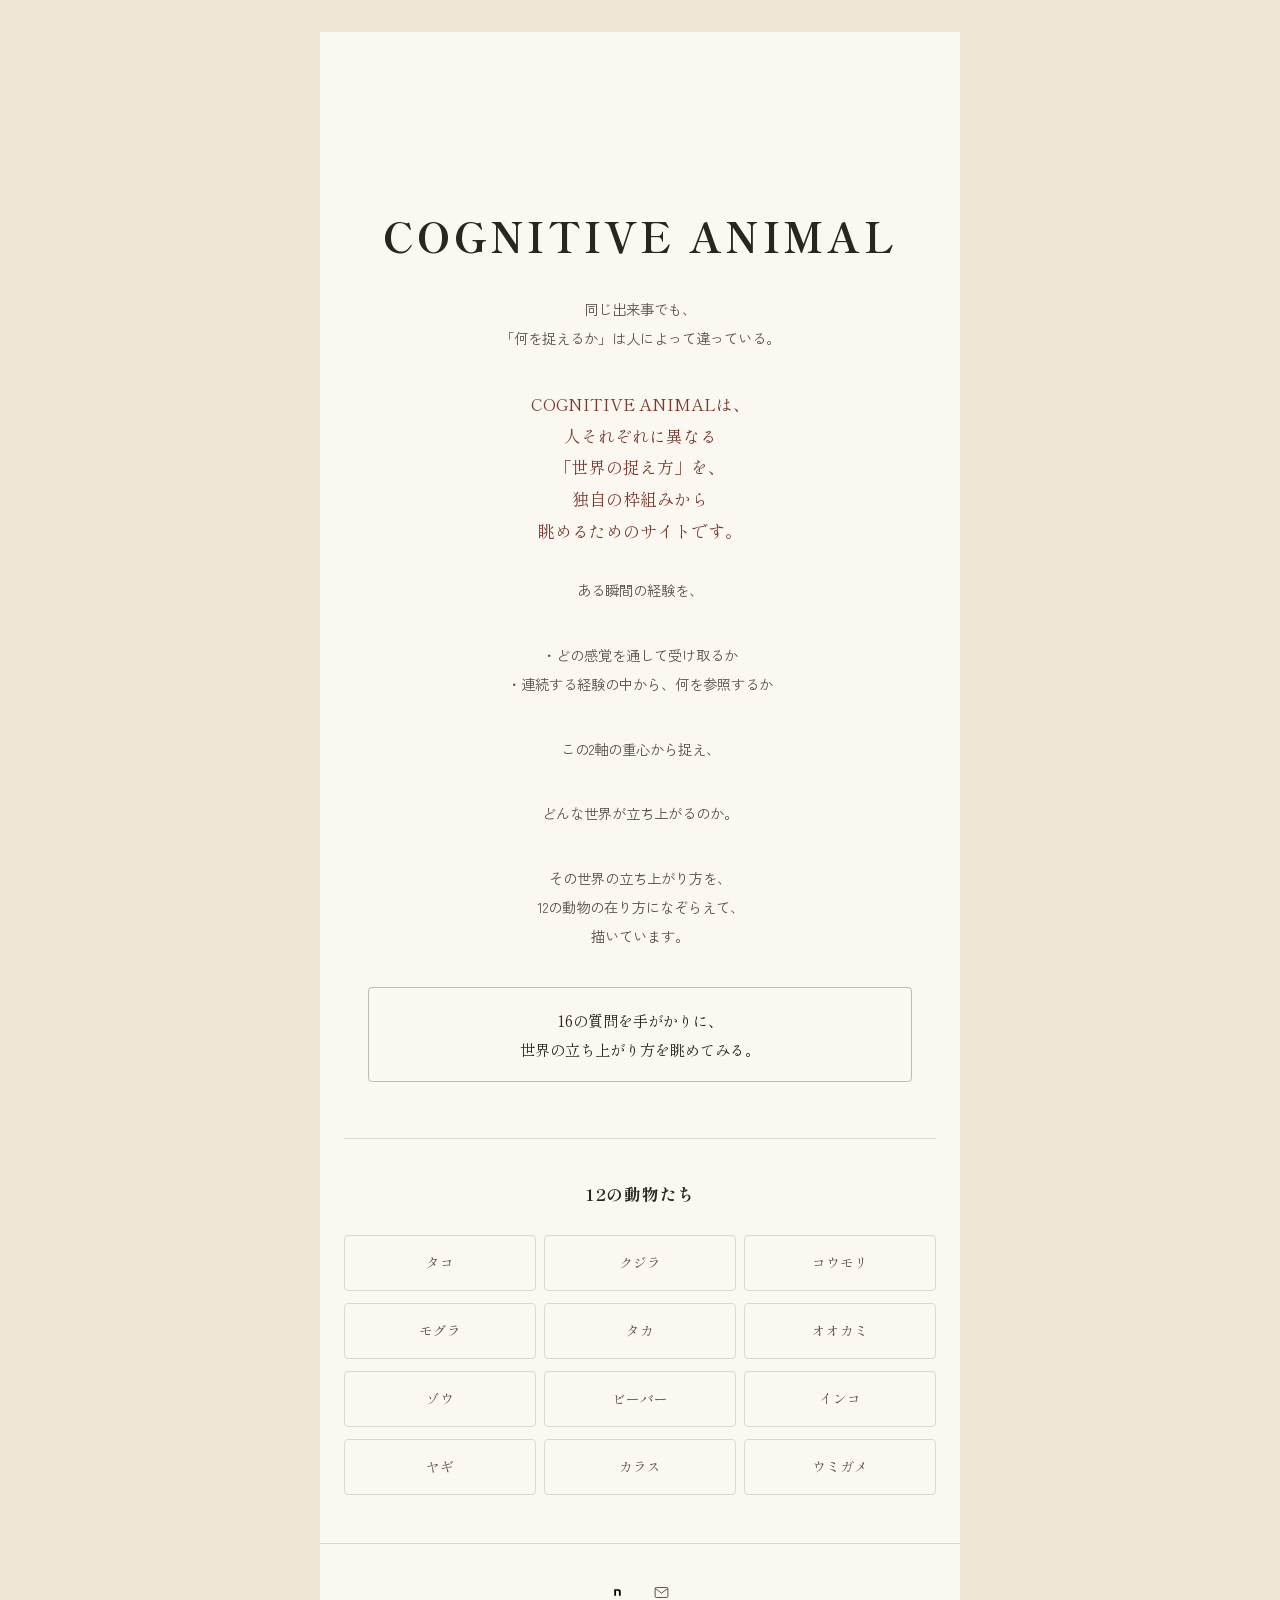
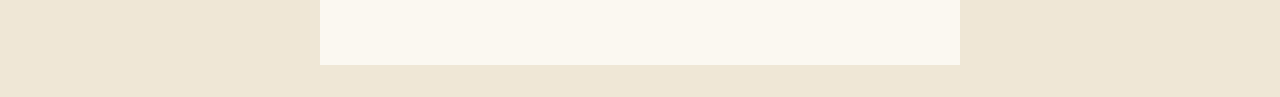
<file: index.html>
<!DOCTYPE html>
<html lang="ja">
<head>
  <!-- Google tag (gtag.js) -->
  <script async src="https://www.googletagmanager.com/gtag/js?id=G-SE0XJQ8ZEN"></script>
  <script>
    window.dataLayer = window.dataLayer || [];
    function gtag(){dataLayer.push(arguments);}
    gtag('js', new Date());
    gtag('config', 'G-SE0XJQ8ZEN');
  </script>
<meta charset="UTF-8" />
<meta name="viewport" content="width=device-width, initial-scale=1.0" />
<title>COGNITIVE ANIMAL</title>
<meta name="description" content="人の認知に目を向け、世界の立ち上がり方の違いを12の動物を通して描く試みです。" />

<link rel="icon" href="favicon.ico" sizes="any">
<link rel="icon" type="image/png" sizes="32x32" href="favicon-32x32.png">
<link rel="icon" type="image/png" sizes="16x16" href="favicon-16x16.png">
<link rel="apple-touch-icon" href="apple-touch-icon.png">
<link rel="icon" type="image/png" sizes="192x192" href="android-chrome-192x192.png">
<link rel="icon" type="image/png" sizes="512x512" href="android-chrome-512x512.png">

<meta property="og:title" content="COGNITIVE ANIMAL">
<meta property="og:description" content="人の認知に目を向け、世界の立ち上がり方の違いを12の動物を通して描く試みです。">
<meta property="og:image" content="https://markofinkworks.github.io/cognitive-animal/ogp-siteframe-1200x630.png?v=2">
<meta property="og:url" content="https://markofinkworks.github.io/cognitive-animal/">
<meta name="twitter:card" content="summary_large_image">

<link rel="stylesheet" href="css/style.css" />
</head>
<body>
<div class="sheet">

<header class="site-header" style="justify-content: flex-end;">
    <div class="lang-toggle" hidden>
    <button id="lang-jp" aria-current="true">JP</button>
    <span aria-hidden="true">/</span>
    <button id="lang-en" aria-current="false">EN</button>
  </div>
</header>

<main class="page">

  <section class="home-hero">
    <h1 class="home-title">COGNITIVE ANIMAL</h1>
    <p class="home-description">同じ出来事でも、<br>「何を捉えるか」は人によって違っている。</p>
            <p class="home-concept">COGNITIVE ANIMALは、<br>人それぞれに異なる<br>「世界の捉え方」を、<br>独自の枠組みから<br>眺めるためのサイトです。</p>
        <p class="home-description">ある瞬間の経験を、</p>
    <p class="home-description home-axis-list">・どの感覚を通して受け取るか<br>・連続する経験の中から、何を参照するか</p>
    <p class="home-description">この2軸の重心から捉え、</p>
    <p class="home-description">どんな世界が立ち上がるのか。</p>
    <p class="home-description">その世界の立ち上がり方を、<br>12の動物の在り方になぞらえて、<br>描いています。</p>
    <a class="home-cta" href="quiz.html">16の質問を手がかりに、<br>世界の立ち上がり方を眺めてみる。</a>
  </section>

  <hr class="rule" />

  <section>
    <h2 class="section-heading" style="text-align:center;">12の動物たち</h2>
    <nav class="animal-index" id="animal-index" aria-label="12タイプ一覧"></nav>
  </section>

</main>

<footer class="site-footer">
  <a href="https://note.com/markofink" target="_blank" rel="noopener" aria-label="Note（Mark of ink）">
    <svg viewBox="0 0 493 493" width="15" height="15"><path fill="#000000" d="m139.57,142.06c41.19,0,97.6-2.09,138.1-1.04,54.34,1.39,74.76,25.06,75.45,83.53.69,33.06,0,127.73,0,127.73h-58.79c0-82.83.35-96.5,0-122.6-.69-22.97-7.25-33.92-24.9-36.01-18.69-2.09-71.07-.35-71.07-.35v158.96h-58.79v-210.22Z"/></svg>
  </a>
  <a href="mailto:markofinkworks@gmail.com" aria-label="お問い合わせ">
    <svg viewBox="0 0 24 24" width="17" height="17"><rect x="3" y="5" width="18" height="14" rx="1.5" fill="none" stroke="currentColor" stroke-width="1.4"/><path d="M3 6l9 7 9-7" fill="none" stroke="currentColor" stroke-width="1.4"/></svg>
  </a>
</footer>

</div>

<script src="js/data.js"></script>
<script>
  const el = document.getElementById("animal-index");
  ANIMAL_ORDER.forEach(function (slug) {
    const a = document.createElement("a");
    a.href = "animals/" + slug + ".html";
    a.textContent = ANIMALS[slug].jp.animal_name;
    el.appendChild(a);
  });
</script>
</body>
</html>
</file>
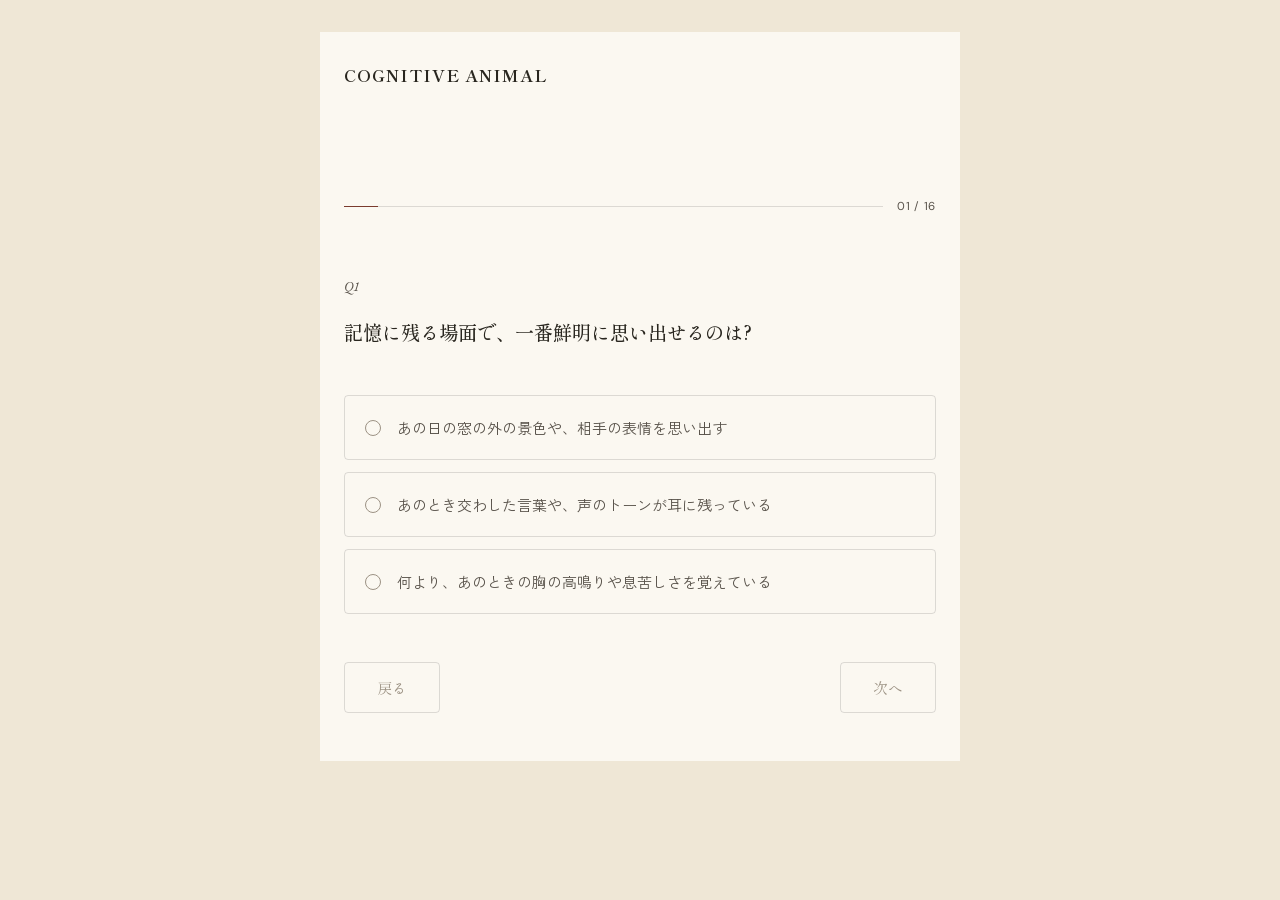
<file: quiz.html>
<!DOCTYPE html>
<html lang="ja">
<head>
  <!-- Google tag (gtag.js) -->
  <script async src="https://www.googletagmanager.com/gtag/js?id=G-SE0XJQ8ZEN"></script>
  <script>
    window.dataLayer = window.dataLayer || [];
    function gtag(){dataLayer.push(arguments);}
    gtag('js', new Date());
    gtag('config', 'G-SE0XJQ8ZEN');
  </script>
<meta charset="UTF-8" />
<meta name="viewport" content="width=device-width, initial-scale=1.0" />
<title>認知タイプを診断する — COGNITIVE ANIMAL</title>
<meta name="description" content="16の質問から、あなたの認知タイプを12の動物になぞらえて診断します。" />
<link rel="icon" href="favicon.ico" sizes="any">
<link rel="icon" type="image/png" sizes="32x32" href="favicon-32x32.png">
<link rel="icon" type="image/png" sizes="16x16" href="favicon-16x16.png">
<link rel="apple-touch-icon" href="apple-touch-icon.png">
<link rel="icon" type="image/png" sizes="192x192" href="android-chrome-192x192.png">
<link rel="icon" type="image/png" sizes="512x512" href="android-chrome-512x512.png">
<link rel="stylesheet" href="css/style.css" />
</head>
<body>
<div class="sheet">

<header class="site-header">
  <a class="brand" href="index.html">COGNITIVE ANIMAL</a>
</header>

<main class="page">

  <div class="quiz-progress">
    <div class="quiz-progress-track">
      <div class="quiz-progress-fill" id="progress-fill"></div>
    </div>
    <span class="quiz-progress-count" id="progress-count"></span>
  </div>

  <p class="quiz-eyebrow" id="question-eyebrow"></p>
  <p class="quiz-question" id="question-text"></p>

  <ul class="quiz-options" id="options-list"></ul>

  <div class="quiz-nav">
    <button class="quiz-nav-btn quiz-back" id="back-btn" type="button">戻る</button>
    <button class="quiz-nav-btn quiz-next" id="next-btn" type="button">次へ</button>
  </div>

</main>

</div>

<script src="js/questions.js"></script>
<script src="js/quiz.js"></script>
</body>
</html>
</file>
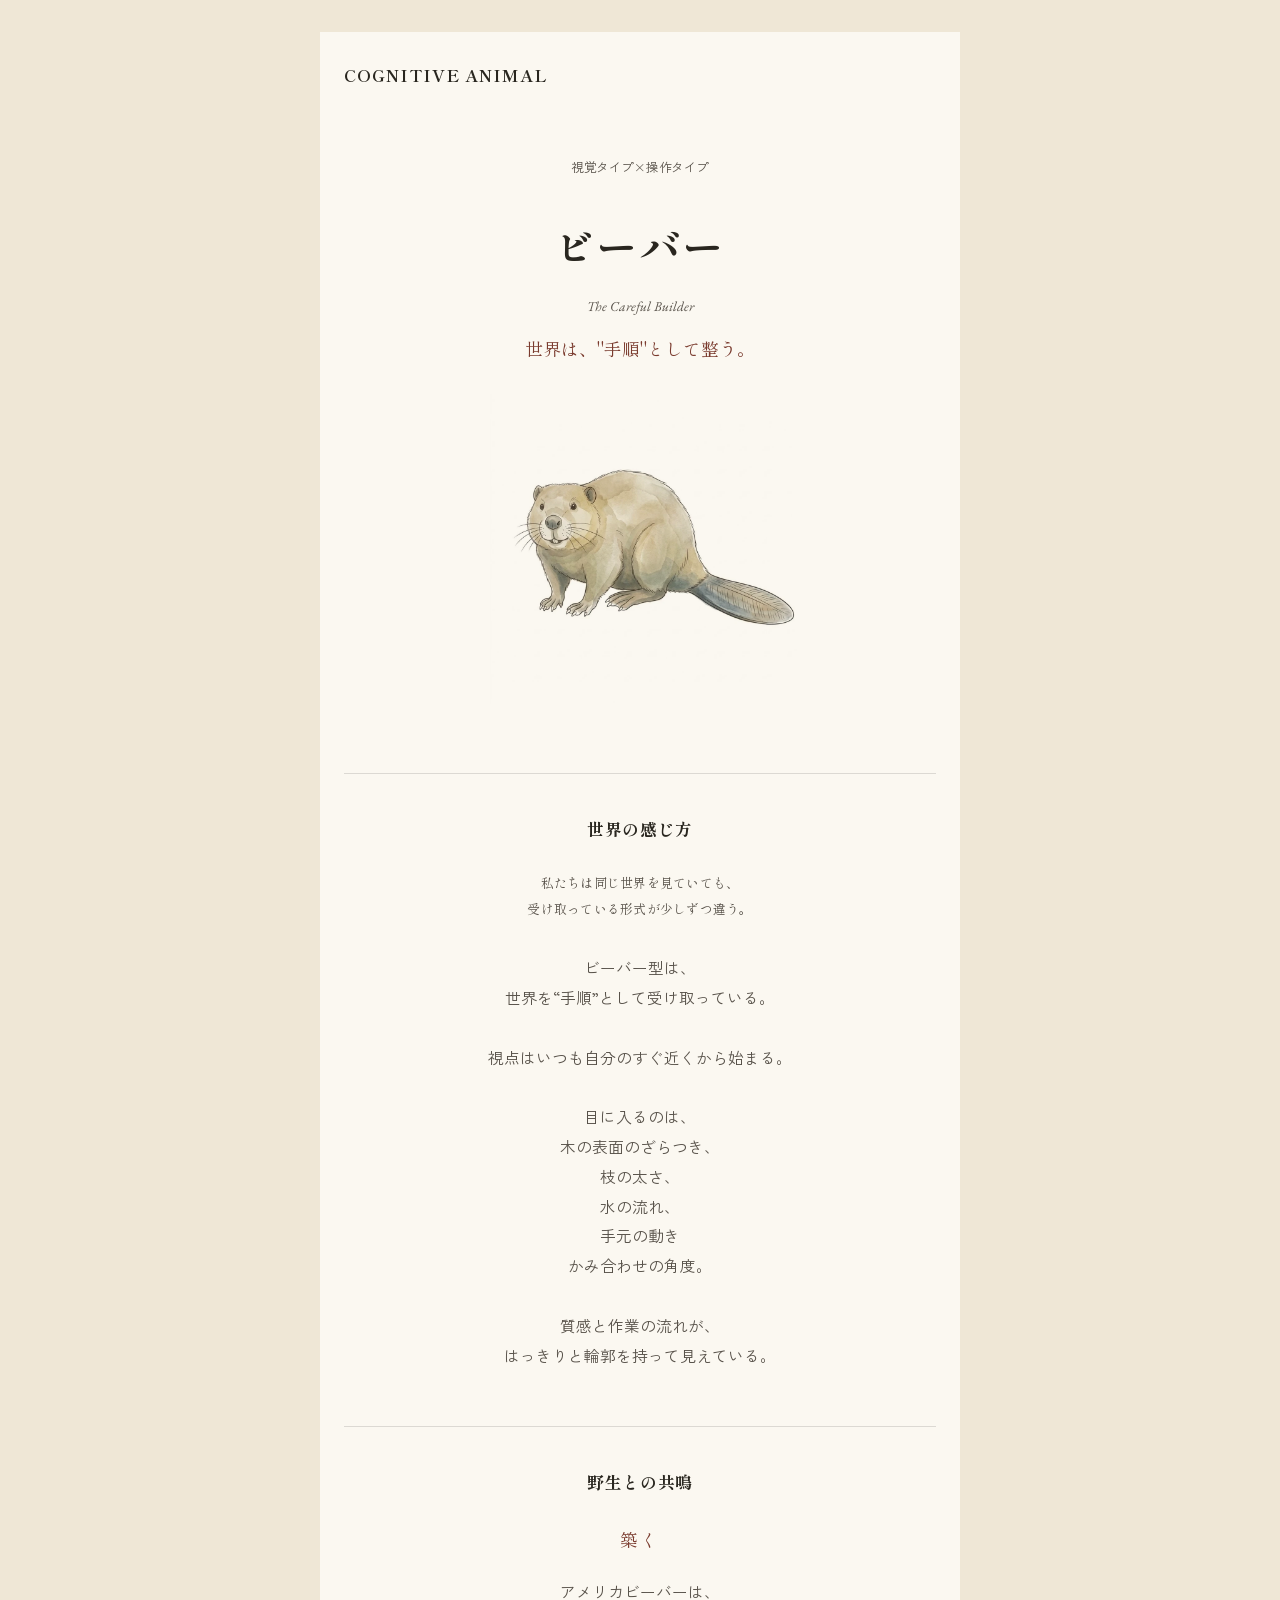
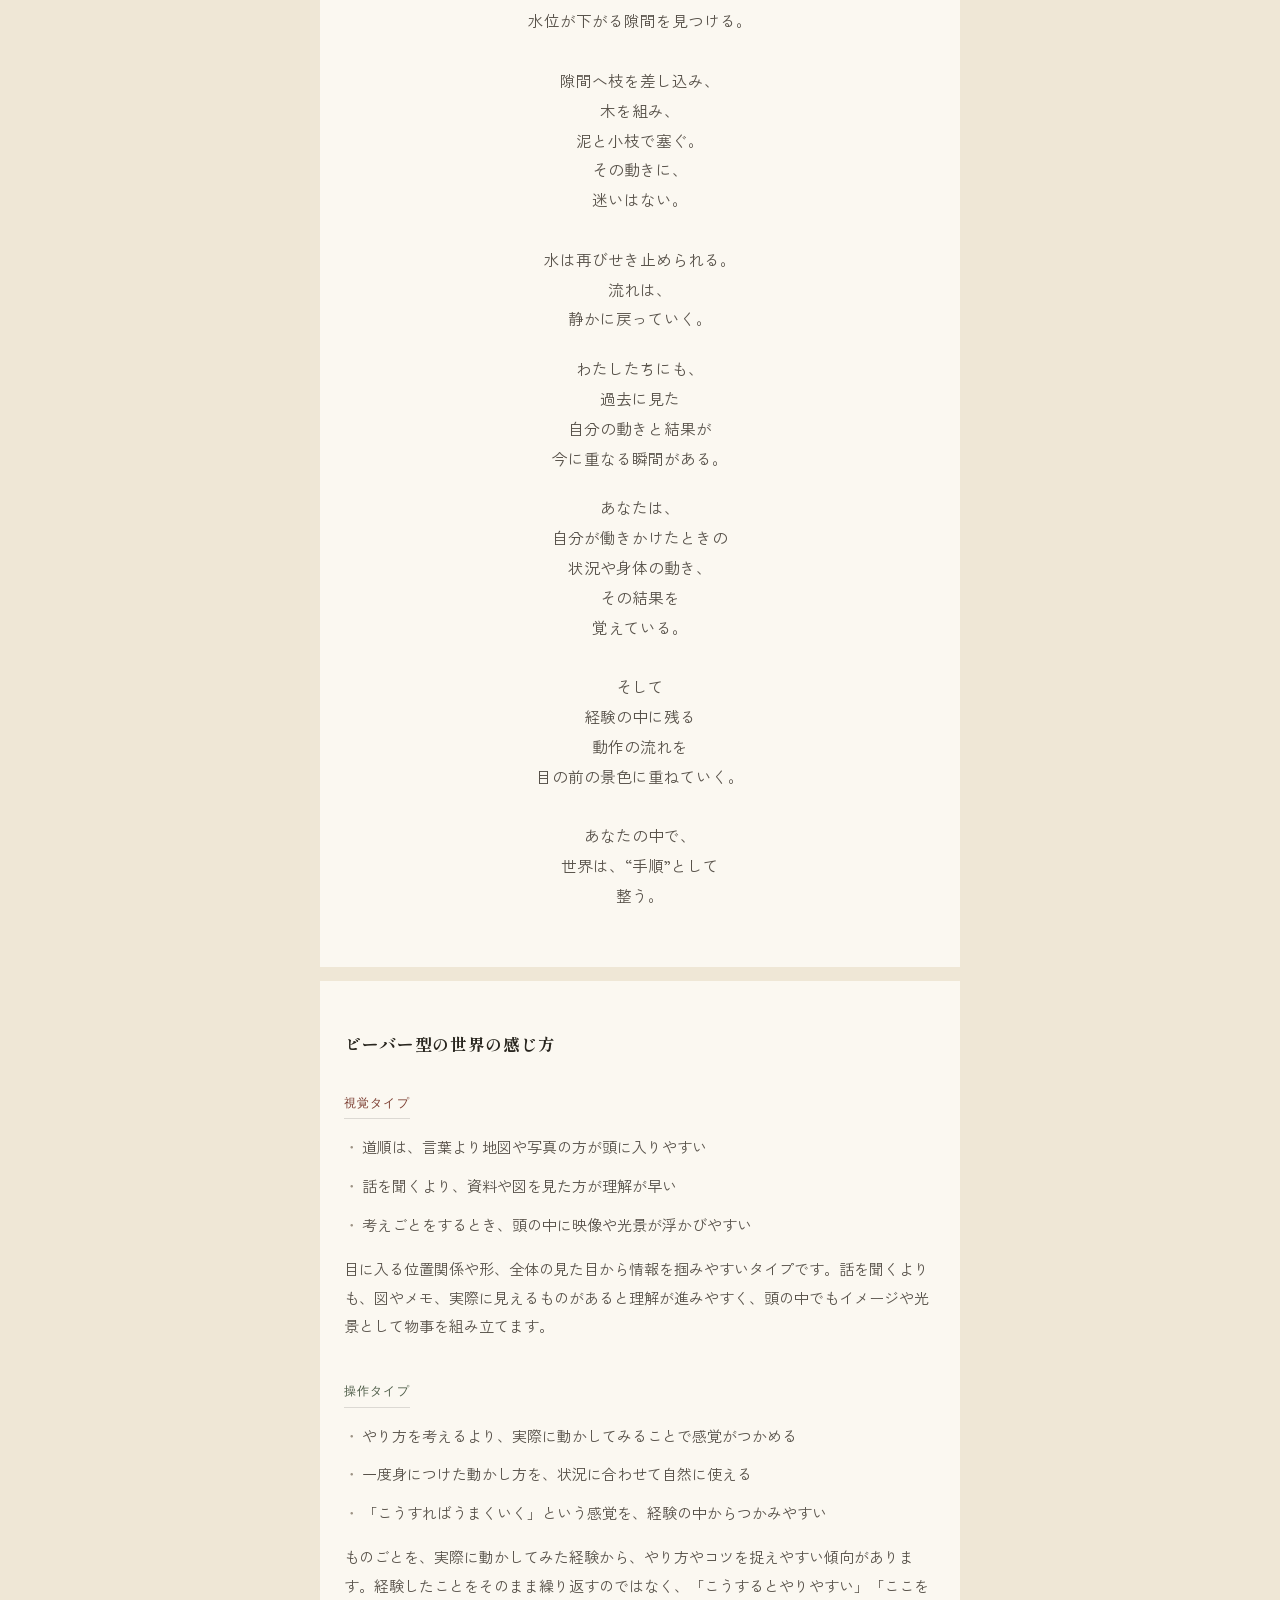
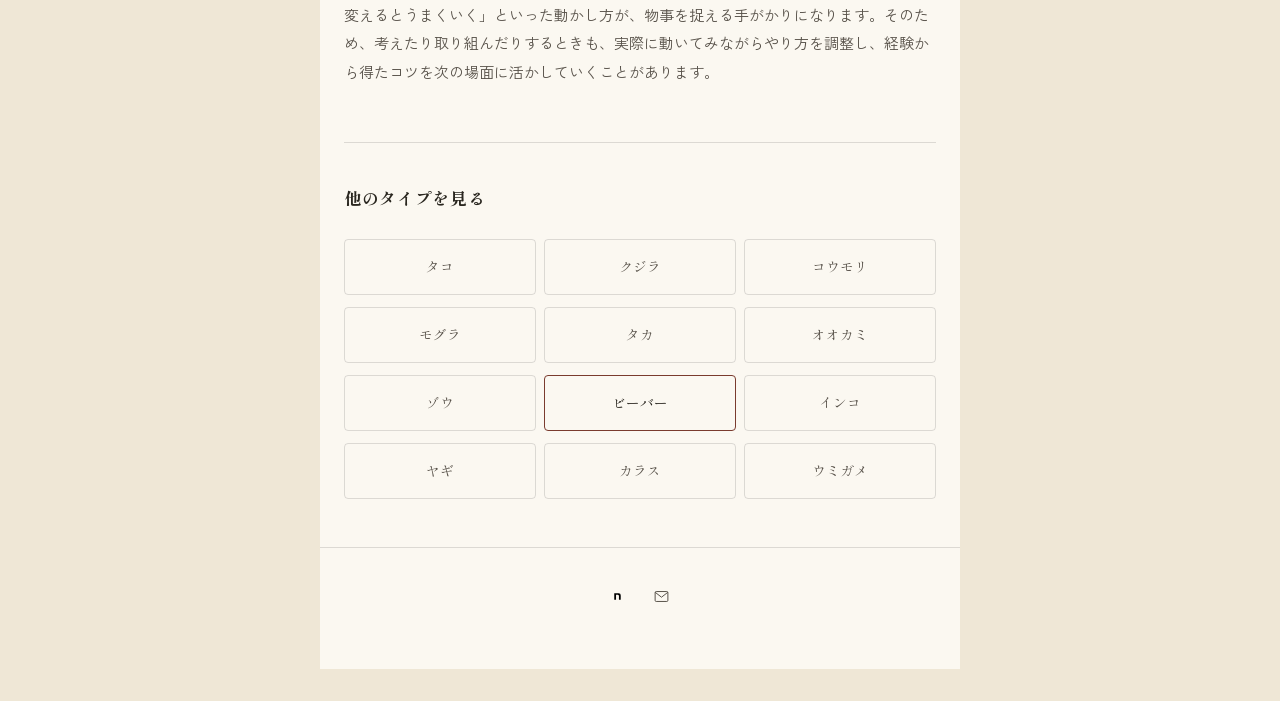
<file: animals/beaver.html>
<!DOCTYPE html>
<html lang="ja">
<head>
  <!-- Google tag (gtag.js) -->
  <script async src="https://www.googletagmanager.com/gtag/js?id=G-SE0XJQ8ZEN"></script>
  <script>
    window.dataLayer = window.dataLayer || [];
    function gtag(){dataLayer.push(arguments);}
    gtag('js', new Date());
    gtag('config', 'G-SE0XJQ8ZEN');
  </script>
<meta charset="UTF-8" />
<meta name="viewport" content="width=device-width, initial-scale=1.0" />
<title>ビーバー型 — COGNITIVE ANIMAL</title>
<meta name="description" content="認知タイプ診断 COGNITIVE ANIMAL — ビーバー型の結果ページ" />
<link rel="icon" href="../favicon.ico" sizes="any">
<link rel="icon" type="image/png" sizes="32x32" href="../favicon-32x32.png">
<link rel="icon" type="image/png" sizes="16x16" href="../favicon-16x16.png">
<link rel="apple-touch-icon" href="../apple-touch-icon.png">
<link rel="icon" type="image/png" sizes="192x192" href="../android-chrome-192x192.png">
<link rel="icon" type="image/png" sizes="512x512" href="../android-chrome-512x512.png">
<link rel="stylesheet" href="../css/style.css" />
</head>
<body data-animal="beaver">
<div class="sheet">

<header class="site-header">
  <a class="brand" href="../index.html">COGNITIVE ANIMAL</a>
  <div class="lang-toggle" hidden>
    <button id="lang-jp" onclick="setLang('jp')" aria-current="true">JP</button>
    <span aria-hidden="true">/</span>
    <button id="lang-en" onclick="setLang('en')" aria-current="false">EN</button>
  </div>
</header>

<main class="page">

  <section class="result-header">
    <p class="result-axis" id="axis-label"></p>
    <h1 class="result-name-jp" id="animal-name-jp"></h1>
    <p class="result-catchphrase-en" id="catchphrase-en"></p>
    <p class="result-catchphrase" id="catchphrase"></p>
  </section>

  <hr class="rule" />

  <section class="narrative">
    <h2 class="section-heading">世界の感じ方</h2>
    <p class="lede" id="lede"></p>
    <p id="narrative-opening"></p>
  </section>

  <hr class="rule" />

  <section class="narrative">
    <h2 class="section-heading">野生との共鳴</h2>
    <p class="narrative-label" id="survival-label"></p>
    <p id="narrative-survival"></p>
    <p id="narrative-bridge"></p>
    <p id="narrative-closing"></p>
  </section>

  <div class="page-break"></div>

  <section>
    <h2 class="section-heading" id="brain-heading"></h2>

    <div class="trait-block vak">
      <span class="trait-label" id="vak-label"></span>
      <ul class="trait-bullets" id="vak-bullets"></ul>
      <p class="trait-description" id="vak-description"></p>
    </div>

    <div class="trait-block eawp">
      <span class="trait-label" id="eawp-label"></span>
      <ul class="trait-bullets" id="eawp-bullets"></ul>
      <p class="trait-description" id="eawp-description"></p>
    </div>
  </section>

  <hr class="rule" />

  <section>
    <h2 class="section-heading">他のタイプを見る</h2>
    <nav class="animal-index" id="animal-index" aria-label="12タイプ一覧"></nav>
  </section>

</main>

<footer class="site-footer">
  <a href="https://note.com/mark_of_ink" target="_blank" rel="noopener" aria-label="Note（Mark of ink）">
    <svg viewBox="0 0 493 493" width="15" height="15"><path fill="#000000" d="m139.57,142.06c41.19,0,97.6-2.09,138.1-1.04,54.34,1.39,74.76,25.06,75.45,83.53.69,33.06,0,127.73,0,127.73h-58.79c0-82.83.35-96.5,0-122.6-.69-22.97-7.25-33.92-24.9-36.01-18.69-2.09-71.07-.35-71.07-.35v158.96h-58.79v-210.22Z"/></svg>
  </a>
  <a href="mailto:markofinkworks@gmail.com" aria-label="お問い合わせ">
    <svg viewBox="0 0 24 24" width="17" height="17"><rect x="3" y="5" width="18" height="14" rx="1.5" fill="none" stroke="currentColor" stroke-width="1.4"/><path d="M3 6l9 7 9-7" fill="none" stroke="currentColor" stroke-width="1.4"/></svg>
  </a>
</footer>

</div>

<script src="../js/data.js"></script>
<script src="../js/render.js"></script>
</body>
</html>
</file>
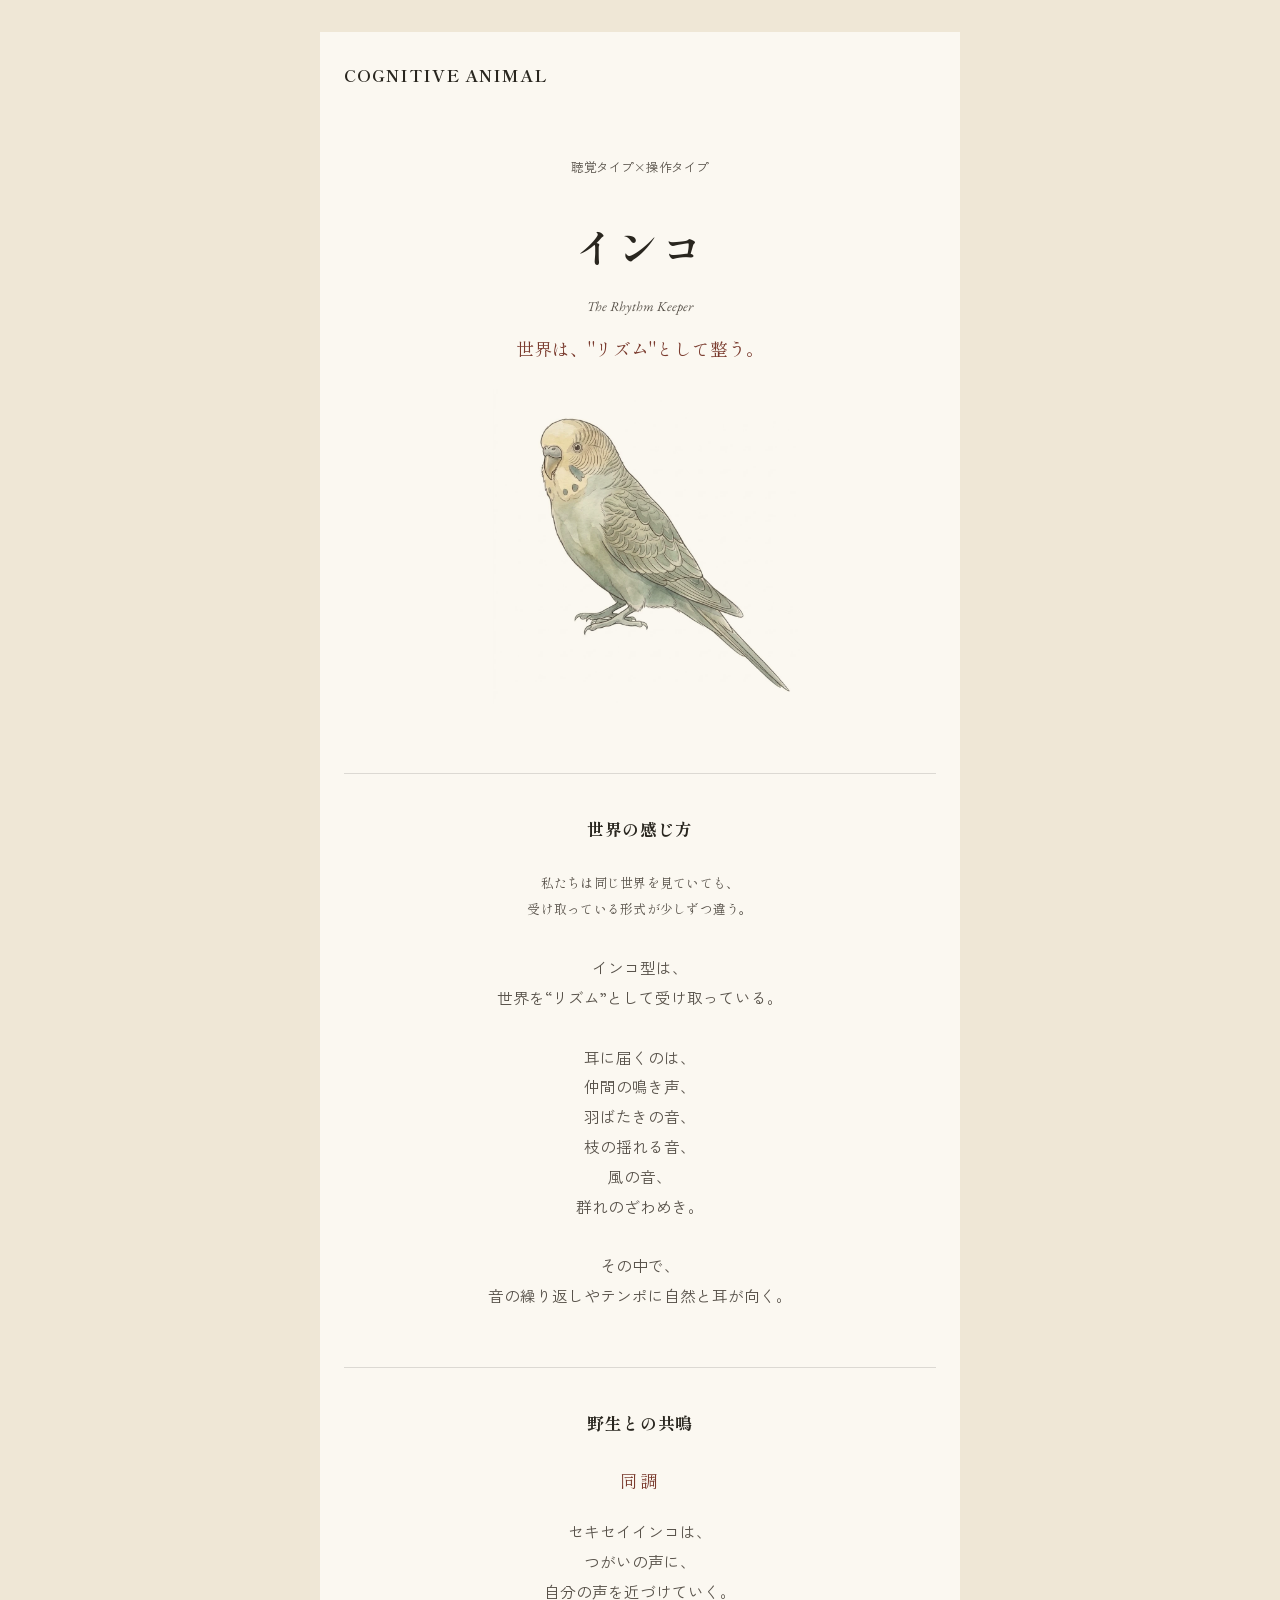
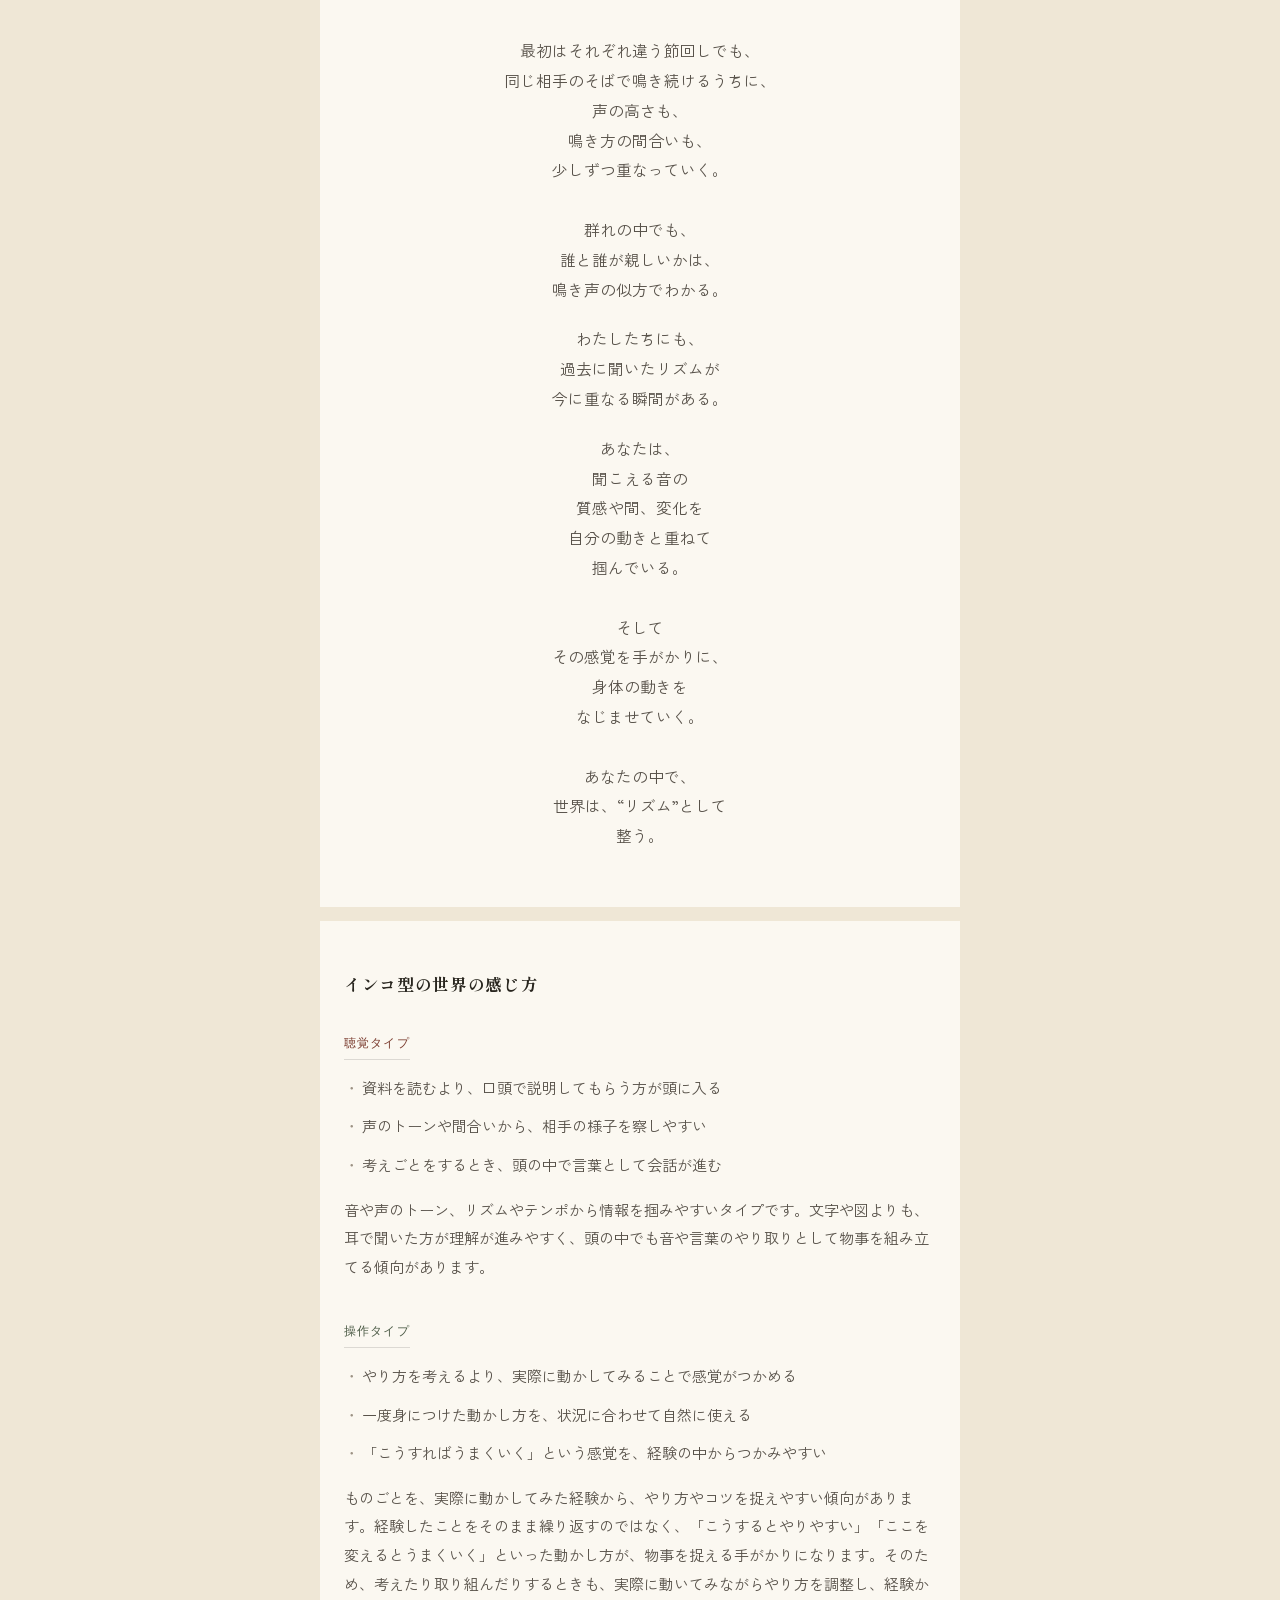
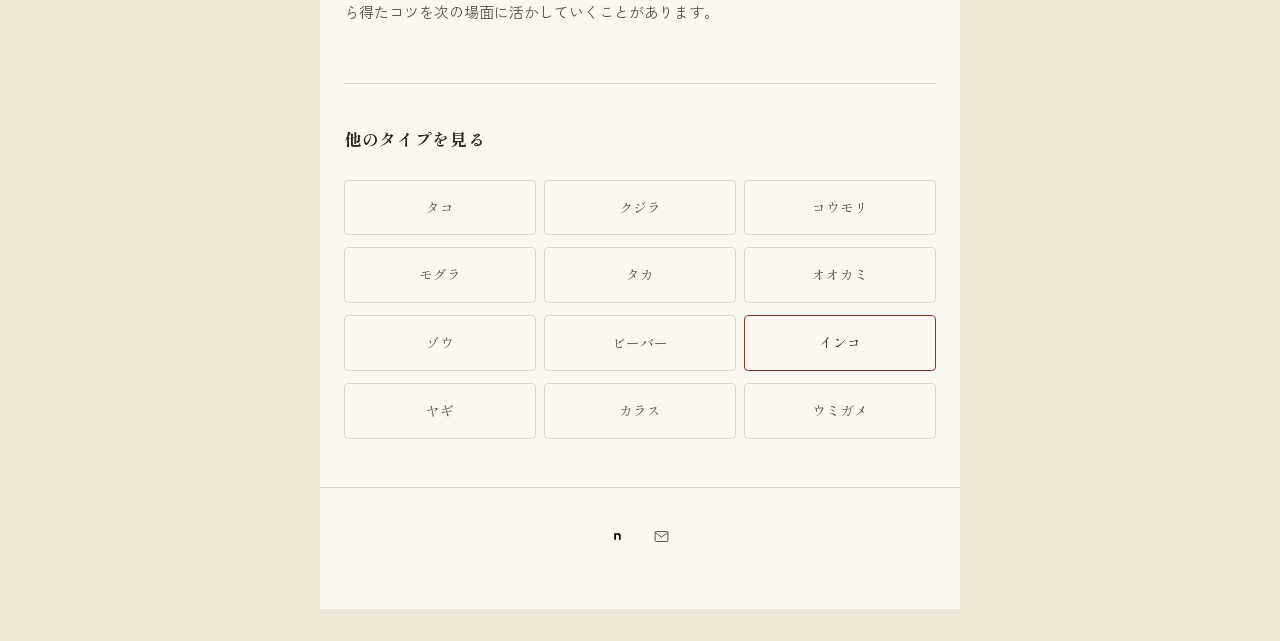
<file: animals/inko.html>
<!DOCTYPE html>
<html lang="ja">
<head>
  <!-- Google tag (gtag.js) -->
  <script async src="https://www.googletagmanager.com/gtag/js?id=G-SE0XJQ8ZEN"></script>
  <script>
    window.dataLayer = window.dataLayer || [];
    function gtag(){dataLayer.push(arguments);}
    gtag('js', new Date());
    gtag('config', 'G-SE0XJQ8ZEN');
  </script>
<meta charset="UTF-8" />
<meta name="viewport" content="width=device-width, initial-scale=1.0" />
<title>インコ型 — COGNITIVE ANIMAL</title>
<meta name="description" content="認知タイプ診断 COGNITIVE ANIMAL — インコ型の結果ページ" />
<link rel="icon" href="../favicon.ico" sizes="any">
<link rel="icon" type="image/png" sizes="32x32" href="../favicon-32x32.png">
<link rel="icon" type="image/png" sizes="16x16" href="../favicon-16x16.png">
<link rel="apple-touch-icon" href="../apple-touch-icon.png">
<link rel="icon" type="image/png" sizes="192x192" href="../android-chrome-192x192.png">
<link rel="icon" type="image/png" sizes="512x512" href="../android-chrome-512x512.png">
<link rel="stylesheet" href="../css/style.css" />
</head>
<body data-animal="inko">
<div class="sheet">

<header class="site-header">
  <a class="brand" href="../index.html">COGNITIVE ANIMAL</a>
  <div class="lang-toggle" hidden>
    <button id="lang-jp" onclick="setLang('jp')" aria-current="true">JP</button>
    <span aria-hidden="true">/</span>
    <button id="lang-en" onclick="setLang('en')" aria-current="false">EN</button>
  </div>
</header>

<main class="page">

  <section class="result-header">
    <p class="result-axis" id="axis-label"></p>
    <h1 class="result-name-jp" id="animal-name-jp"></h1>
    <p class="result-catchphrase-en" id="catchphrase-en"></p>
    <p class="result-catchphrase" id="catchphrase"></p>
  </section>

  <hr class="rule" />

  <section class="narrative">
    <h2 class="section-heading">世界の感じ方</h2>
    <p class="lede" id="lede"></p>
    <p id="narrative-opening"></p>
  </section>

  <hr class="rule" />

  <section class="narrative">
    <h2 class="section-heading">野生との共鳴</h2>
    <p class="narrative-label" id="survival-label"></p>
    <p id="narrative-survival"></p>
    <p id="narrative-bridge"></p>
    <p id="narrative-closing"></p>
  </section>

  <div class="page-break"></div>

  <section>
    <h2 class="section-heading" id="brain-heading"></h2>

    <div class="trait-block vak">
      <span class="trait-label" id="vak-label"></span>
      <ul class="trait-bullets" id="vak-bullets"></ul>
      <p class="trait-description" id="vak-description"></p>
    </div>

    <div class="trait-block eawp">
      <span class="trait-label" id="eawp-label"></span>
      <ul class="trait-bullets" id="eawp-bullets"></ul>
      <p class="trait-description" id="eawp-description"></p>
    </div>
  </section>

  <hr class="rule" />

  <section>
    <h2 class="section-heading">他のタイプを見る</h2>
    <nav class="animal-index" id="animal-index" aria-label="12タイプ一覧"></nav>
  </section>

</main>

<footer class="site-footer">
  <a href="https://note.com/mark_of_ink" target="_blank" rel="noopener" aria-label="Note（Mark of ink）">
    <svg viewBox="0 0 493 493" width="15" height="15"><path fill="#000000" d="m139.57,142.06c41.19,0,97.6-2.09,138.1-1.04,54.34,1.39,74.76,25.06,75.45,83.53.69,33.06,0,127.73,0,127.73h-58.79c0-82.83.35-96.5,0-122.6-.69-22.97-7.25-33.92-24.9-36.01-18.69-2.09-71.07-.35-71.07-.35v158.96h-58.79v-210.22Z"/></svg>
  </a>
  <a href="mailto:markofinkworks@gmail.com" aria-label="お問い合わせ">
    <svg viewBox="0 0 24 24" width="17" height="17"><rect x="3" y="5" width="18" height="14" rx="1.5" fill="none" stroke="currentColor" stroke-width="1.4"/><path d="M3 6l9 7 9-7" fill="none" stroke="currentColor" stroke-width="1.4"/></svg>
  </a>
</footer>

</div>

<script src="../js/data.js"></script>
<script src="../js/render.js"></script>
</body>
</html>
</file>
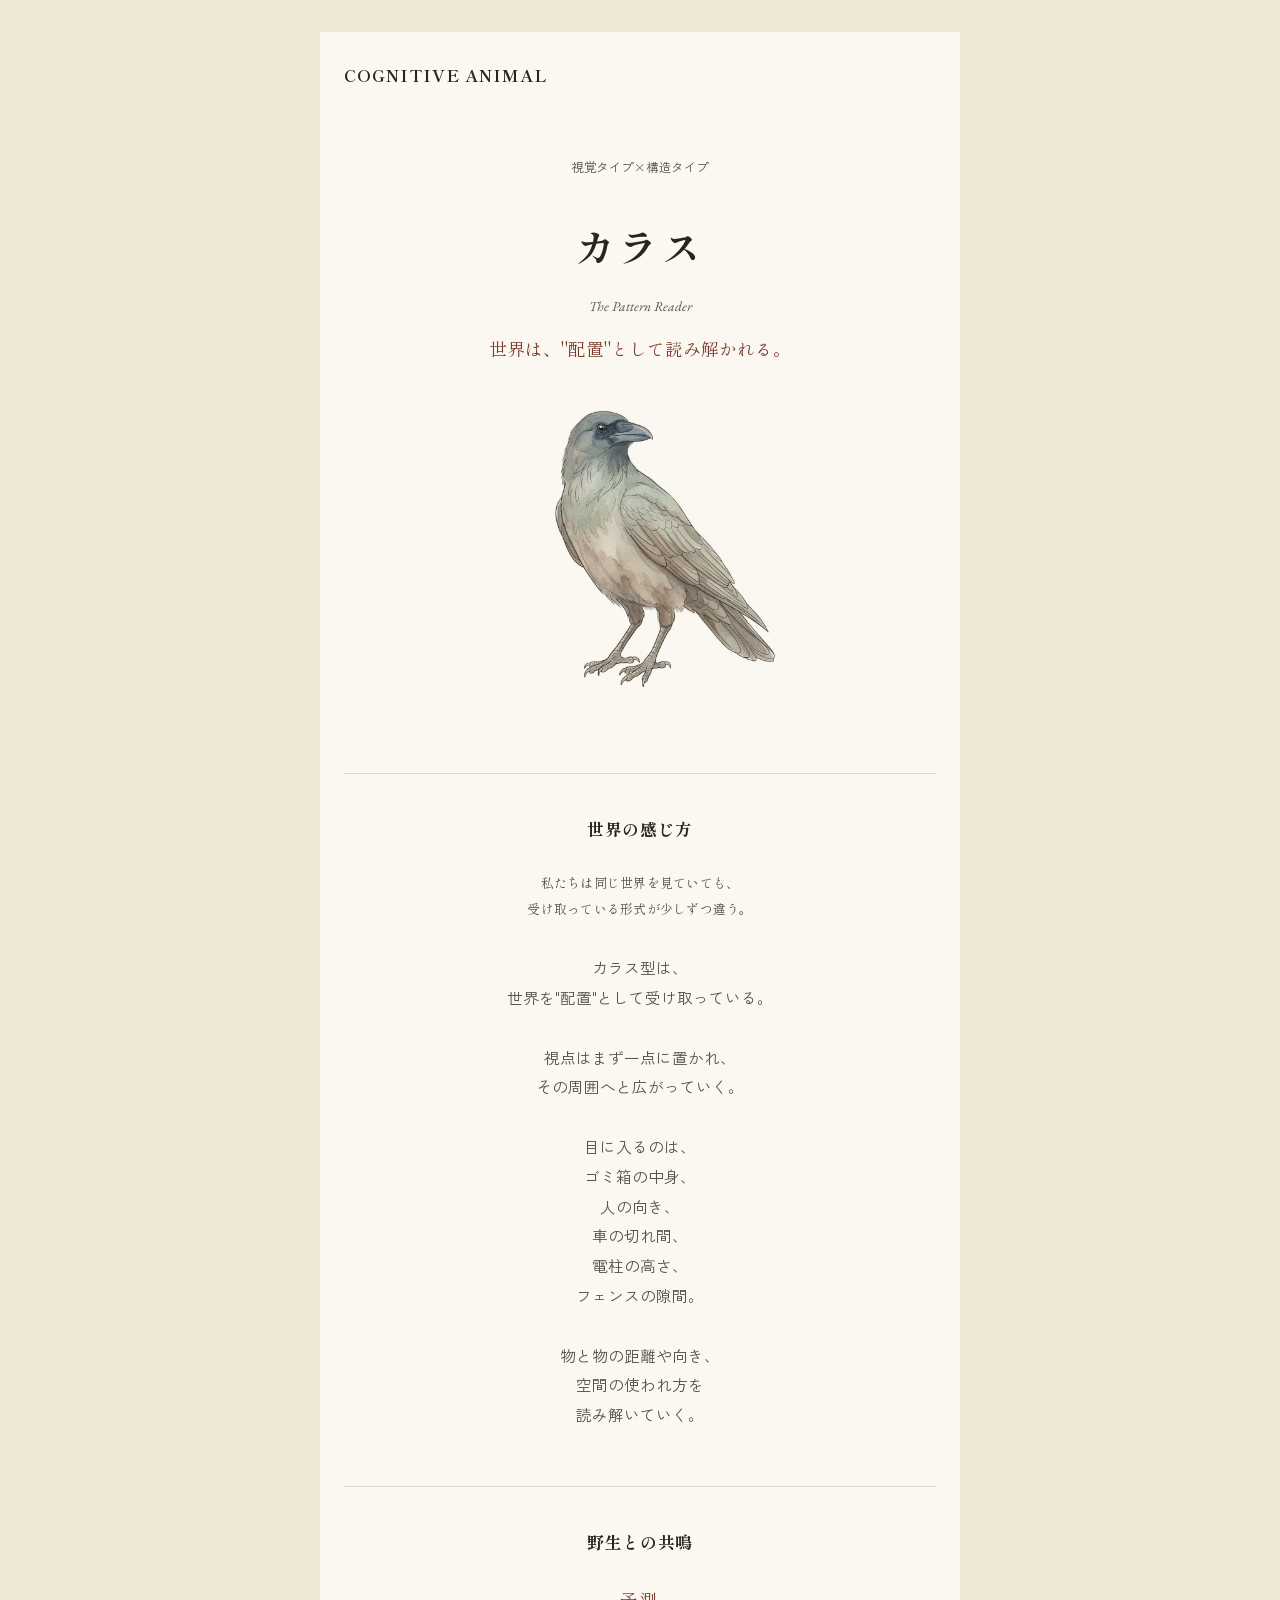
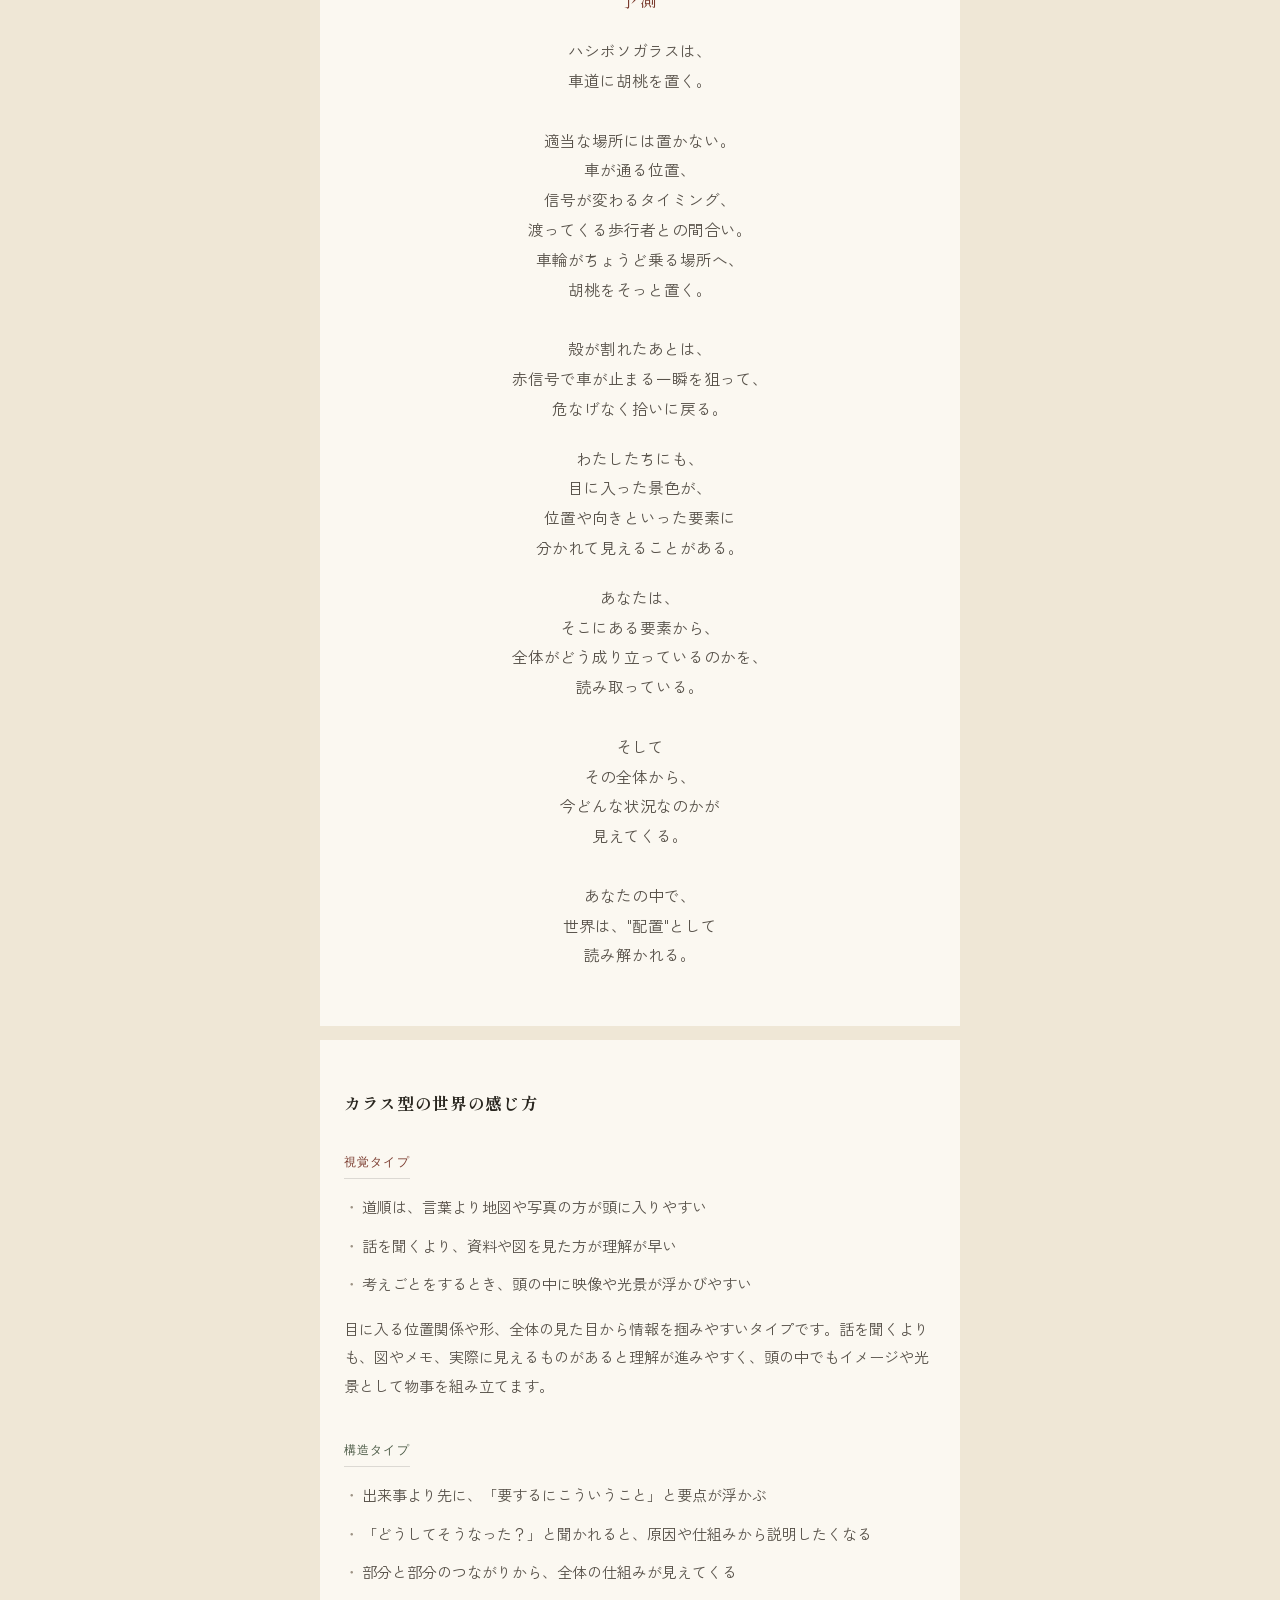
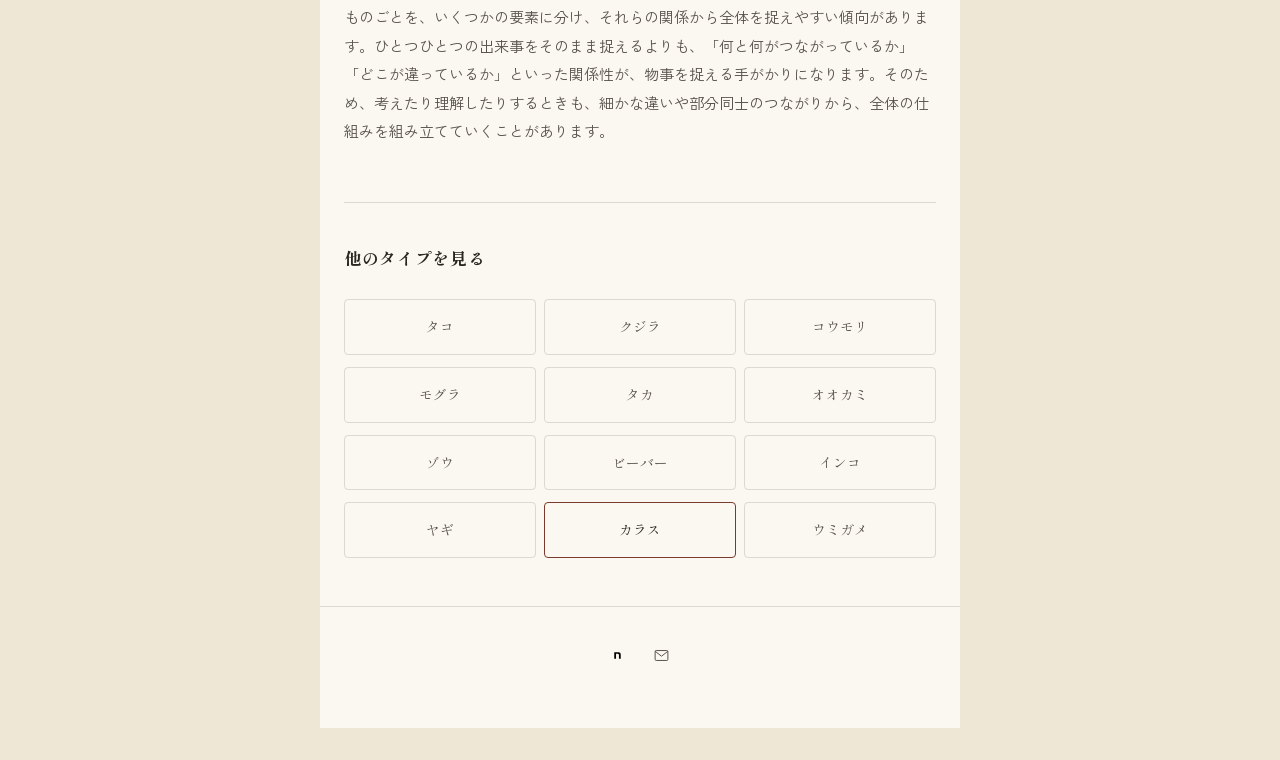
<file: animals/karasu.html>
<!DOCTYPE html>
<html lang="ja">
<head>
  <!-- Google tag (gtag.js) -->
  <script async src="https://www.googletagmanager.com/gtag/js?id=G-SE0XJQ8ZEN"></script>
  <script>
    window.dataLayer = window.dataLayer || [];
    function gtag(){dataLayer.push(arguments);}
    gtag('js', new Date());
    gtag('config', 'G-SE0XJQ8ZEN');
  </script>
<meta charset="UTF-8" />
<meta name="viewport" content="width=device-width, initial-scale=1.0" />
<title>カラス型 — COGNITIVE ANIMAL</title>
<meta name="description" content="認知タイプ診断 COGNITIVE ANIMAL — カラス型の結果ページ" />
<link rel="icon" href="../favicon.ico" sizes="any">
<link rel="icon" type="image/png" sizes="32x32" href="../favicon-32x32.png">
<link rel="icon" type="image/png" sizes="16x16" href="../favicon-16x16.png">
<link rel="apple-touch-icon" href="../apple-touch-icon.png">
<link rel="icon" type="image/png" sizes="192x192" href="../android-chrome-192x192.png">
<link rel="icon" type="image/png" sizes="512x512" href="../android-chrome-512x512.png">
<link rel="stylesheet" href="../css/style.css" />
</head>
<body data-animal="karasu">
<div class="sheet">

<header class="site-header">
  <a class="brand" href="../index.html">COGNITIVE ANIMAL</a>
  <div class="lang-toggle" hidden>
    <button id="lang-jp" onclick="setLang('jp')" aria-current="true">JP</button>
    <span aria-hidden="true">/</span>
    <button id="lang-en" onclick="setLang('en')" aria-current="false">EN</button>
  </div>
</header>

<main class="page">

  <section class="result-header">
    <p class="result-axis" id="axis-label"></p>
    <h1 class="result-name-jp" id="animal-name-jp"></h1>
    <p class="result-catchphrase-en" id="catchphrase-en"></p>
    <p class="result-catchphrase" id="catchphrase"></p>
  </section>

  <hr class="rule" />

  <section class="narrative">
    <h2 class="section-heading">世界の感じ方</h2>
    <p class="lede" id="lede"></p>
    <p id="narrative-opening"></p>
  </section>

  <hr class="rule" />

  <section class="narrative">
    <h2 class="section-heading">野生との共鳴</h2>
    <p class="narrative-label" id="survival-label"></p>
    <p id="narrative-survival"></p>
    <p id="narrative-bridge"></p>
    <p id="narrative-closing"></p>
  </section>

  <div class="page-break"></div>

  <section>
    <h2 class="section-heading" id="brain-heading"></h2>

    <div class="trait-block vak">
      <span class="trait-label" id="vak-label"></span>
      <ul class="trait-bullets" id="vak-bullets"></ul>
      <p class="trait-description" id="vak-description"></p>
    </div>

    <div class="trait-block eawp">
      <span class="trait-label" id="eawp-label"></span>
      <ul class="trait-bullets" id="eawp-bullets"></ul>
      <p class="trait-description" id="eawp-description"></p>
    </div>
  </section>

  <hr class="rule" />

  <section>
    <h2 class="section-heading">他のタイプを見る</h2>
    <nav class="animal-index" id="animal-index" aria-label="12タイプ一覧"></nav>
  </section>

</main>

<footer class="site-footer">
  <a href="https://note.com/mark_of_ink" target="_blank" rel="noopener" aria-label="Note（Mark of ink）">
    <svg viewBox="0 0 493 493" width="15" height="15"><path fill="#000000" d="m139.57,142.06c41.19,0,97.6-2.09,138.1-1.04,54.34,1.39,74.76,25.06,75.45,83.53.69,33.06,0,127.73,0,127.73h-58.79c0-82.83.35-96.5,0-122.6-.69-22.97-7.25-33.92-24.9-36.01-18.69-2.09-71.07-.35-71.07-.35v158.96h-58.79v-210.22Z"/></svg>
  </a>
  <a href="mailto:markofinkworks@gmail.com" aria-label="お問い合わせ">
    <svg viewBox="0 0 24 24" width="17" height="17"><rect x="3" y="5" width="18" height="14" rx="1.5" fill="none" stroke="currentColor" stroke-width="1.4"/><path d="M3 6l9 7 9-7" fill="none" stroke="currentColor" stroke-width="1.4"/></svg>
  </a>
</footer>

</div>

<script src="../js/data.js"></script>
<script src="../js/render.js"></script>
</body>
</html>
</file>
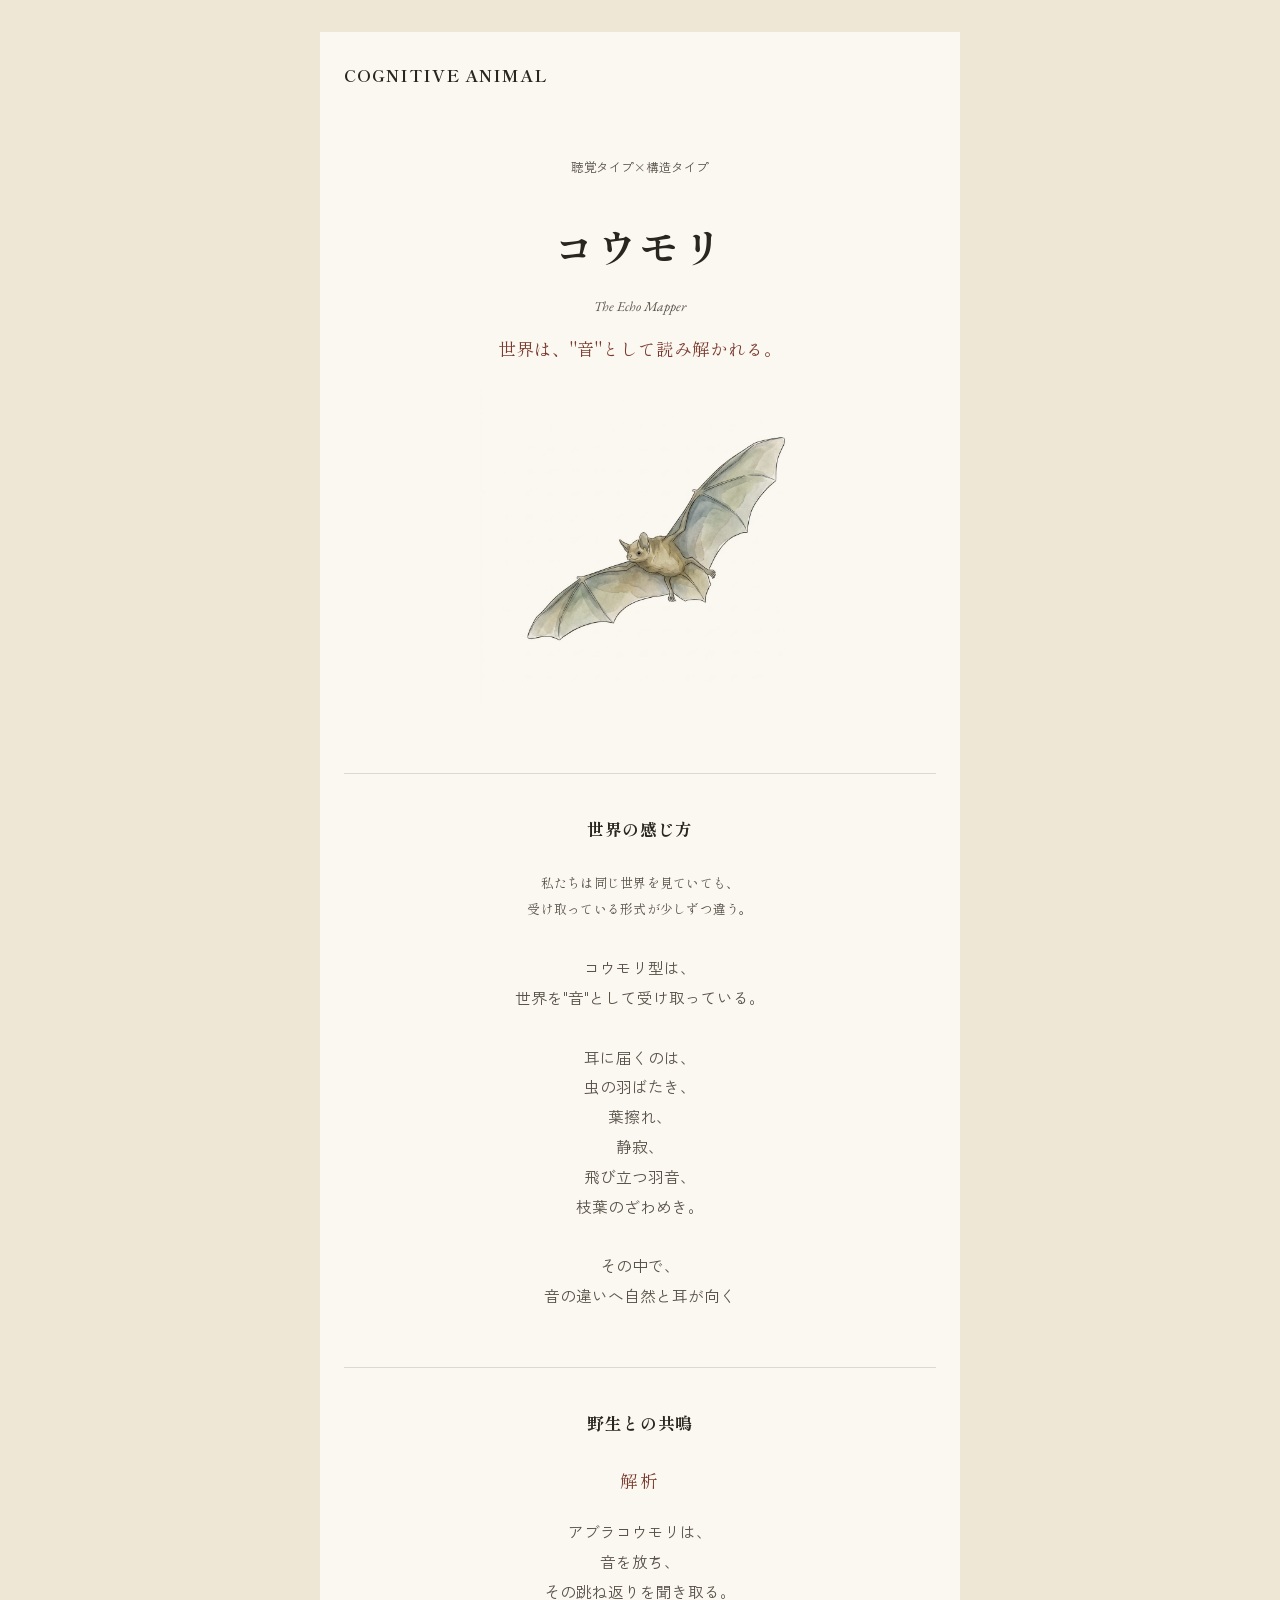
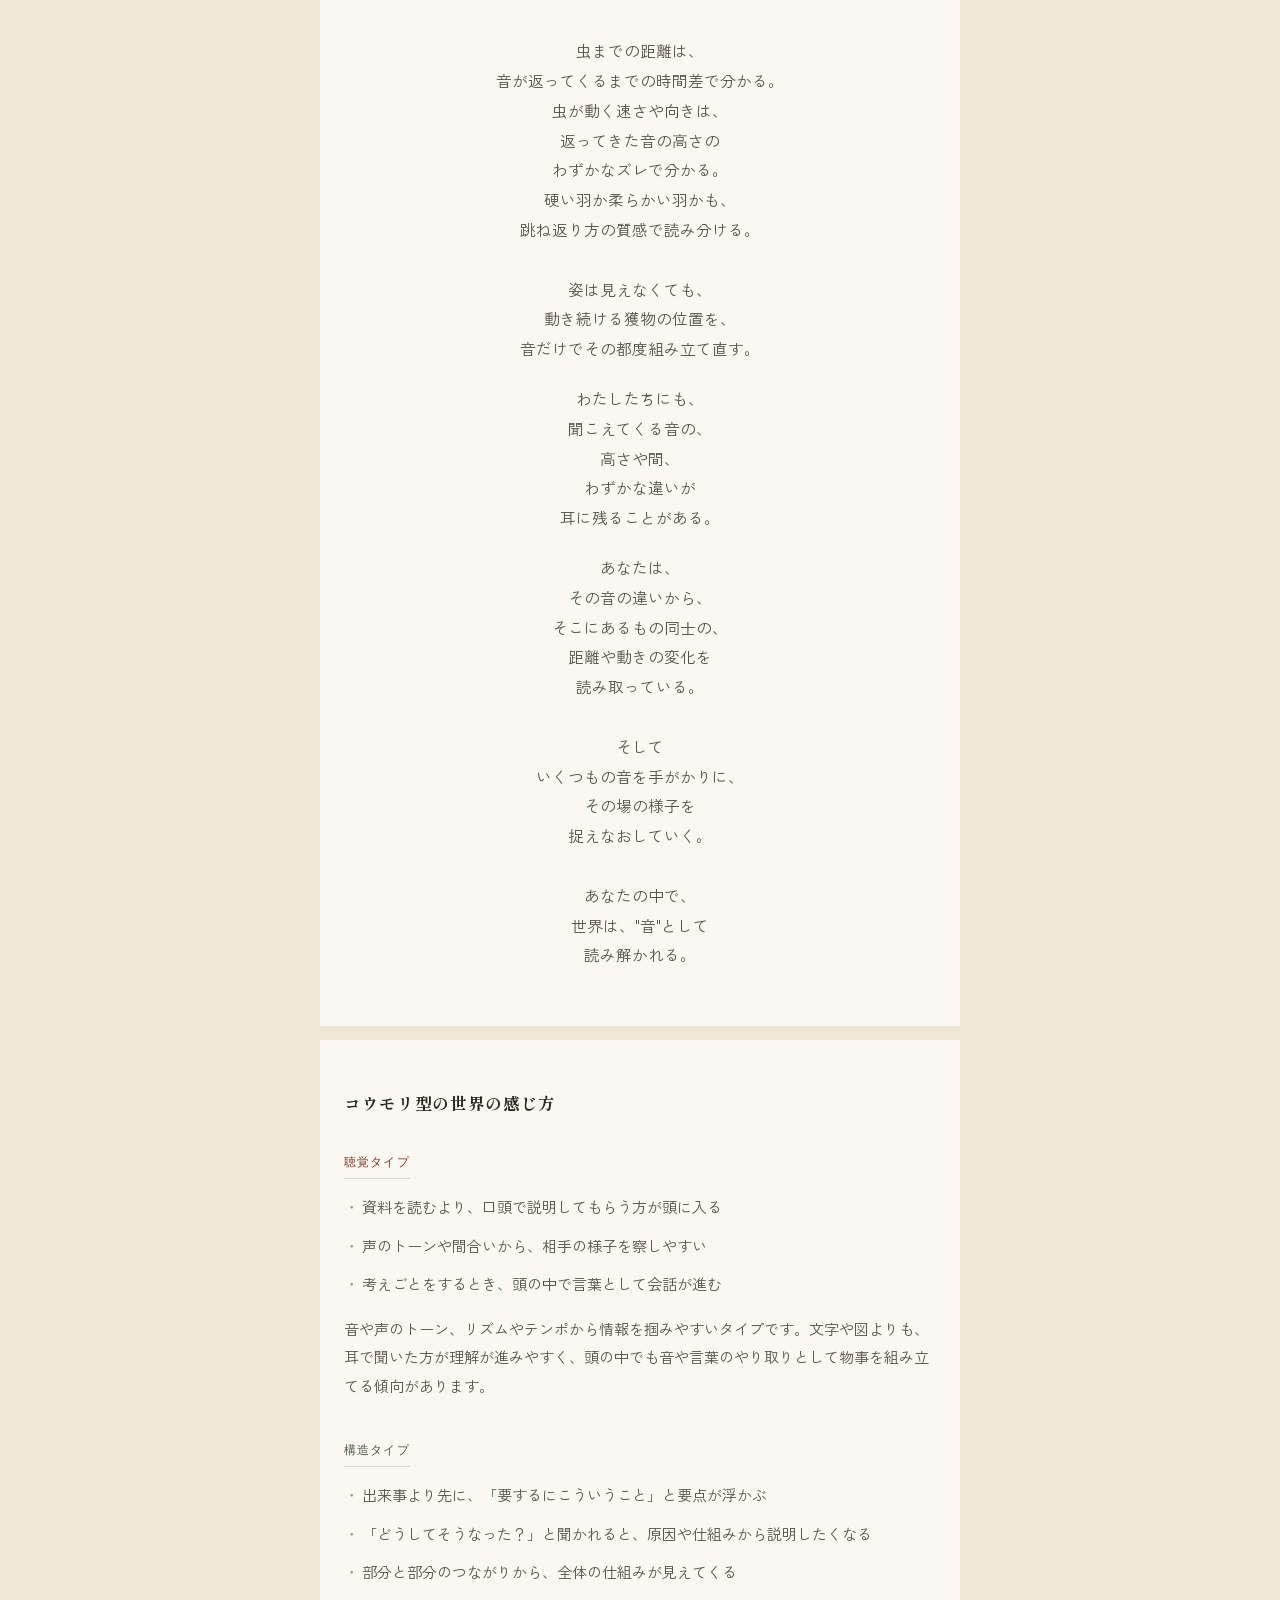
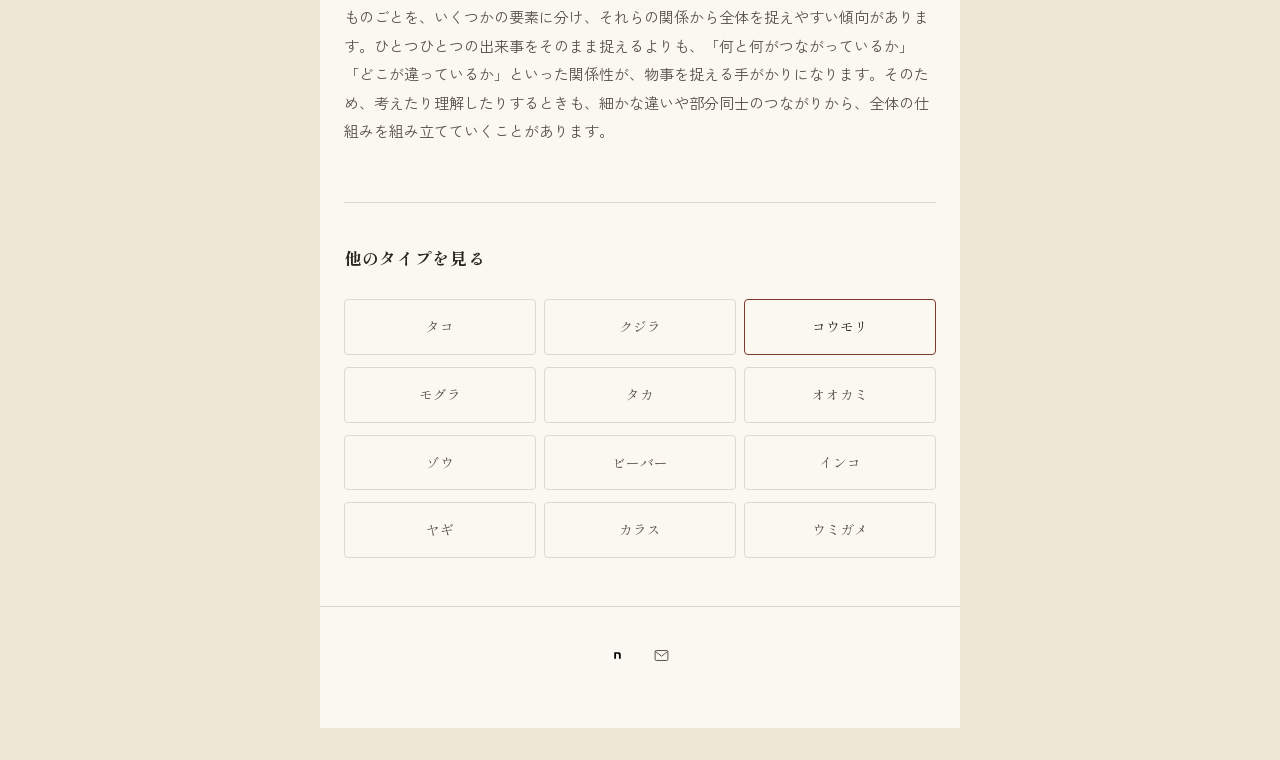
<file: animals/koumori.html>
<!DOCTYPE html>
<html lang="ja">
<head>
  <!-- Google tag (gtag.js) -->
  <script async src="https://www.googletagmanager.com/gtag/js?id=G-SE0XJQ8ZEN"></script>
  <script>
    window.dataLayer = window.dataLayer || [];
    function gtag(){dataLayer.push(arguments);}
    gtag('js', new Date());
    gtag('config', 'G-SE0XJQ8ZEN');
  </script>
<meta charset="UTF-8" />
<meta name="viewport" content="width=device-width, initial-scale=1.0" />
<title>コウモリ型 — COGNITIVE ANIMAL</title>
<meta name="description" content="認知タイプ診断 COGNITIVE ANIMAL — コウモリ型の結果ページ" />
<link rel="icon" href="../favicon.ico" sizes="any">
<link rel="icon" type="image/png" sizes="32x32" href="../favicon-32x32.png">
<link rel="icon" type="image/png" sizes="16x16" href="../favicon-16x16.png">
<link rel="apple-touch-icon" href="../apple-touch-icon.png">
<link rel="icon" type="image/png" sizes="192x192" href="../android-chrome-192x192.png">
<link rel="icon" type="image/png" sizes="512x512" href="../android-chrome-512x512.png">
<link rel="stylesheet" href="../css/style.css" />
</head>
<body data-animal="koumori">
<div class="sheet">

<header class="site-header">
  <a class="brand" href="../index.html">COGNITIVE ANIMAL</a>
  <div class="lang-toggle" hidden>
    <button id="lang-jp" onclick="setLang('jp')" aria-current="true">JP</button>
    <span aria-hidden="true">/</span>
    <button id="lang-en" onclick="setLang('en')" aria-current="false">EN</button>
  </div>
</header>

<main class="page">

  <section class="result-header">
    <p class="result-axis" id="axis-label"></p>
    <h1 class="result-name-jp" id="animal-name-jp"></h1>
    <p class="result-catchphrase-en" id="catchphrase-en"></p>
    <p class="result-catchphrase" id="catchphrase"></p>
  </section>

  <hr class="rule" />

  <section class="narrative">
    <h2 class="section-heading">世界の感じ方</h2>
    <p class="lede" id="lede"></p>
    <p id="narrative-opening"></p>
  </section>

  <hr class="rule" />

  <section class="narrative">
    <h2 class="section-heading">野生との共鳴</h2>
    <p class="narrative-label" id="survival-label"></p>
    <p id="narrative-survival"></p>
    <p id="narrative-bridge"></p>
    <p id="narrative-closing"></p>
  </section>

  <div class="page-break"></div>

  <section>
    <h2 class="section-heading" id="brain-heading"></h2>

    <div class="trait-block vak">
      <span class="trait-label" id="vak-label"></span>
      <ul class="trait-bullets" id="vak-bullets"></ul>
      <p class="trait-description" id="vak-description"></p>
    </div>

    <div class="trait-block eawp">
      <span class="trait-label" id="eawp-label"></span>
      <ul class="trait-bullets" id="eawp-bullets"></ul>
      <p class="trait-description" id="eawp-description"></p>
    </div>
  </section>

  <hr class="rule" />

  <section>
    <h2 class="section-heading">他のタイプを見る</h2>
    <nav class="animal-index" id="animal-index" aria-label="12タイプ一覧"></nav>
  </section>

</main>

<footer class="site-footer">
  <a href="https://note.com/mark_of_ink" target="_blank" rel="noopener" aria-label="Note（Mark of ink）">
    <svg viewBox="0 0 493 493" width="15" height="15"><path fill="#000000" d="m139.57,142.06c41.19,0,97.6-2.09,138.1-1.04,54.34,1.39,74.76,25.06,75.45,83.53.69,33.06,0,127.73,0,127.73h-58.79c0-82.83.35-96.5,0-122.6-.69-22.97-7.25-33.92-24.9-36.01-18.69-2.09-71.07-.35-71.07-.35v158.96h-58.79v-210.22Z"/></svg>
  </a>
  <a href="mailto:markofinkworks@gmail.com" aria-label="お問い合わせ">
    <svg viewBox="0 0 24 24" width="17" height="17"><rect x="3" y="5" width="18" height="14" rx="1.5" fill="none" stroke="currentColor" stroke-width="1.4"/><path d="M3 6l9 7 9-7" fill="none" stroke="currentColor" stroke-width="1.4"/></svg>
  </a>
</footer>

</div>

<script src="../js/data.js"></script>
<script src="../js/render.js"></script>
</body>
</html>
</file>
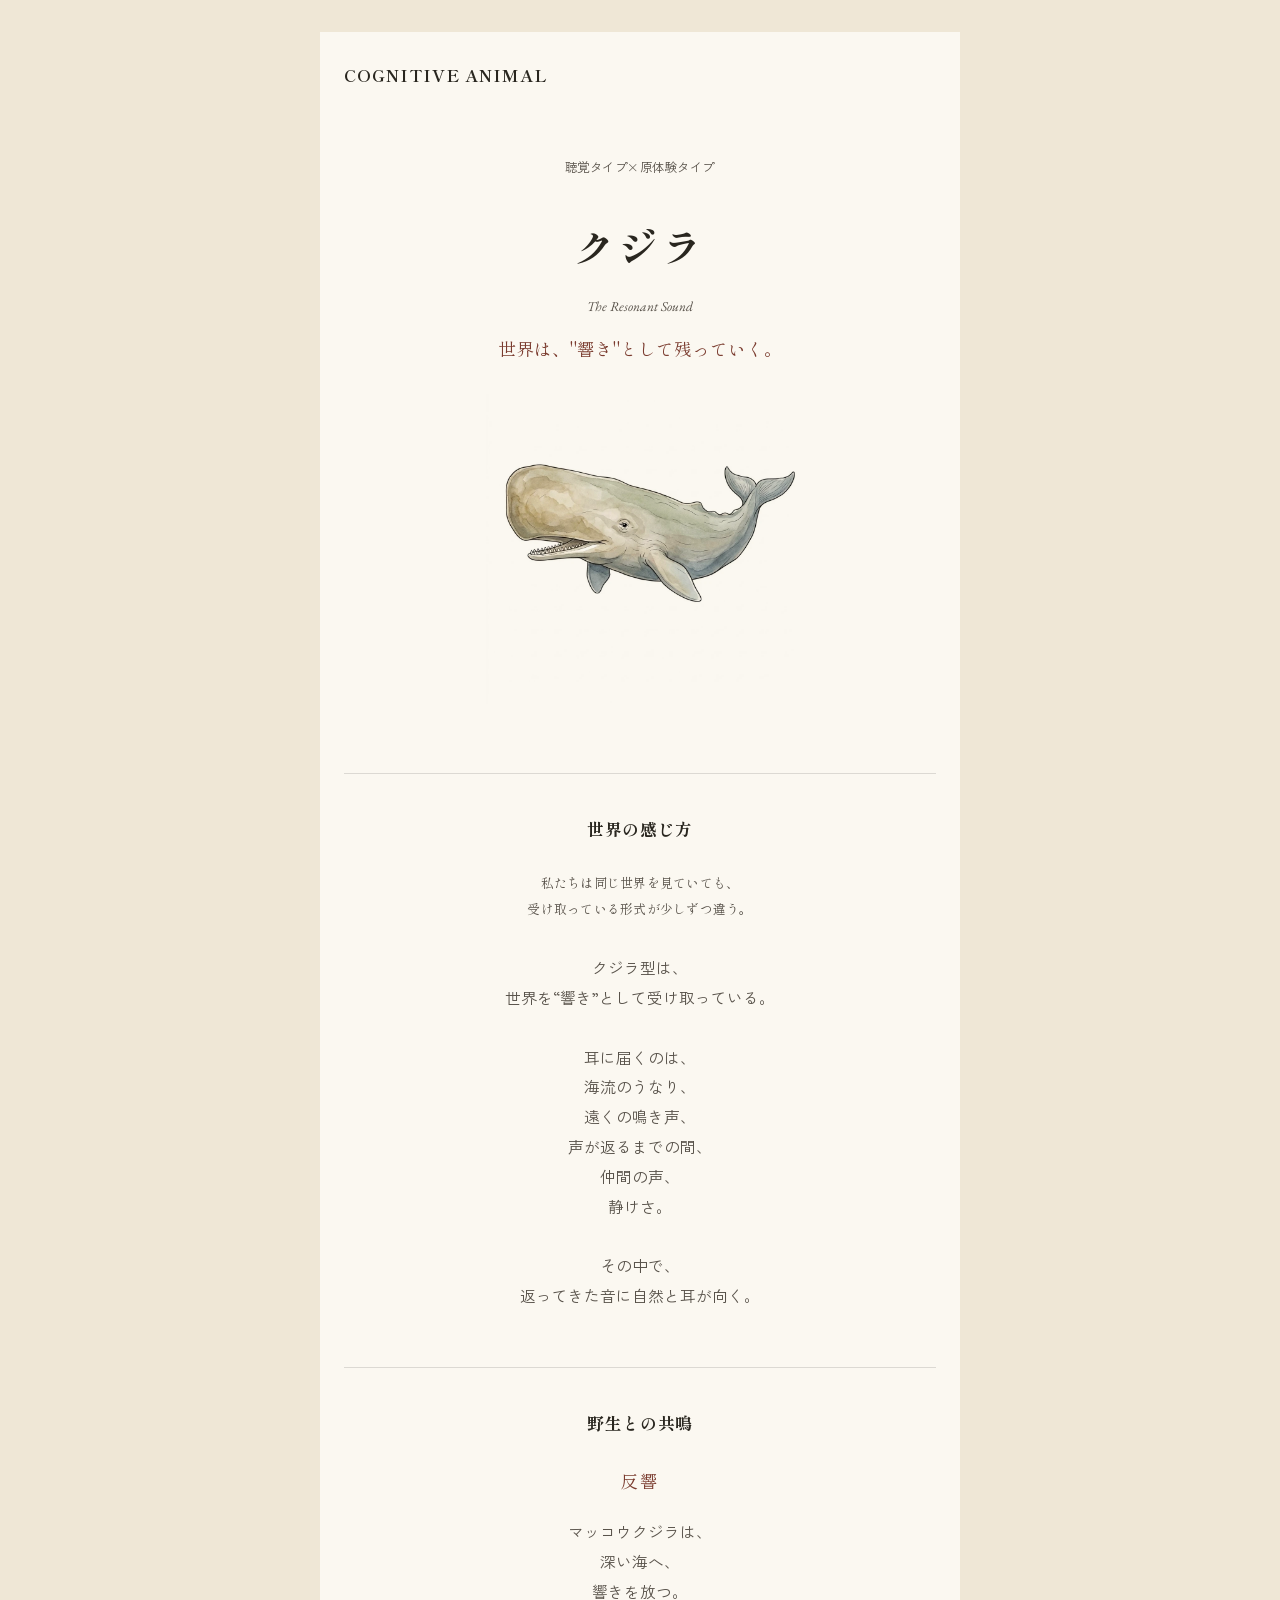
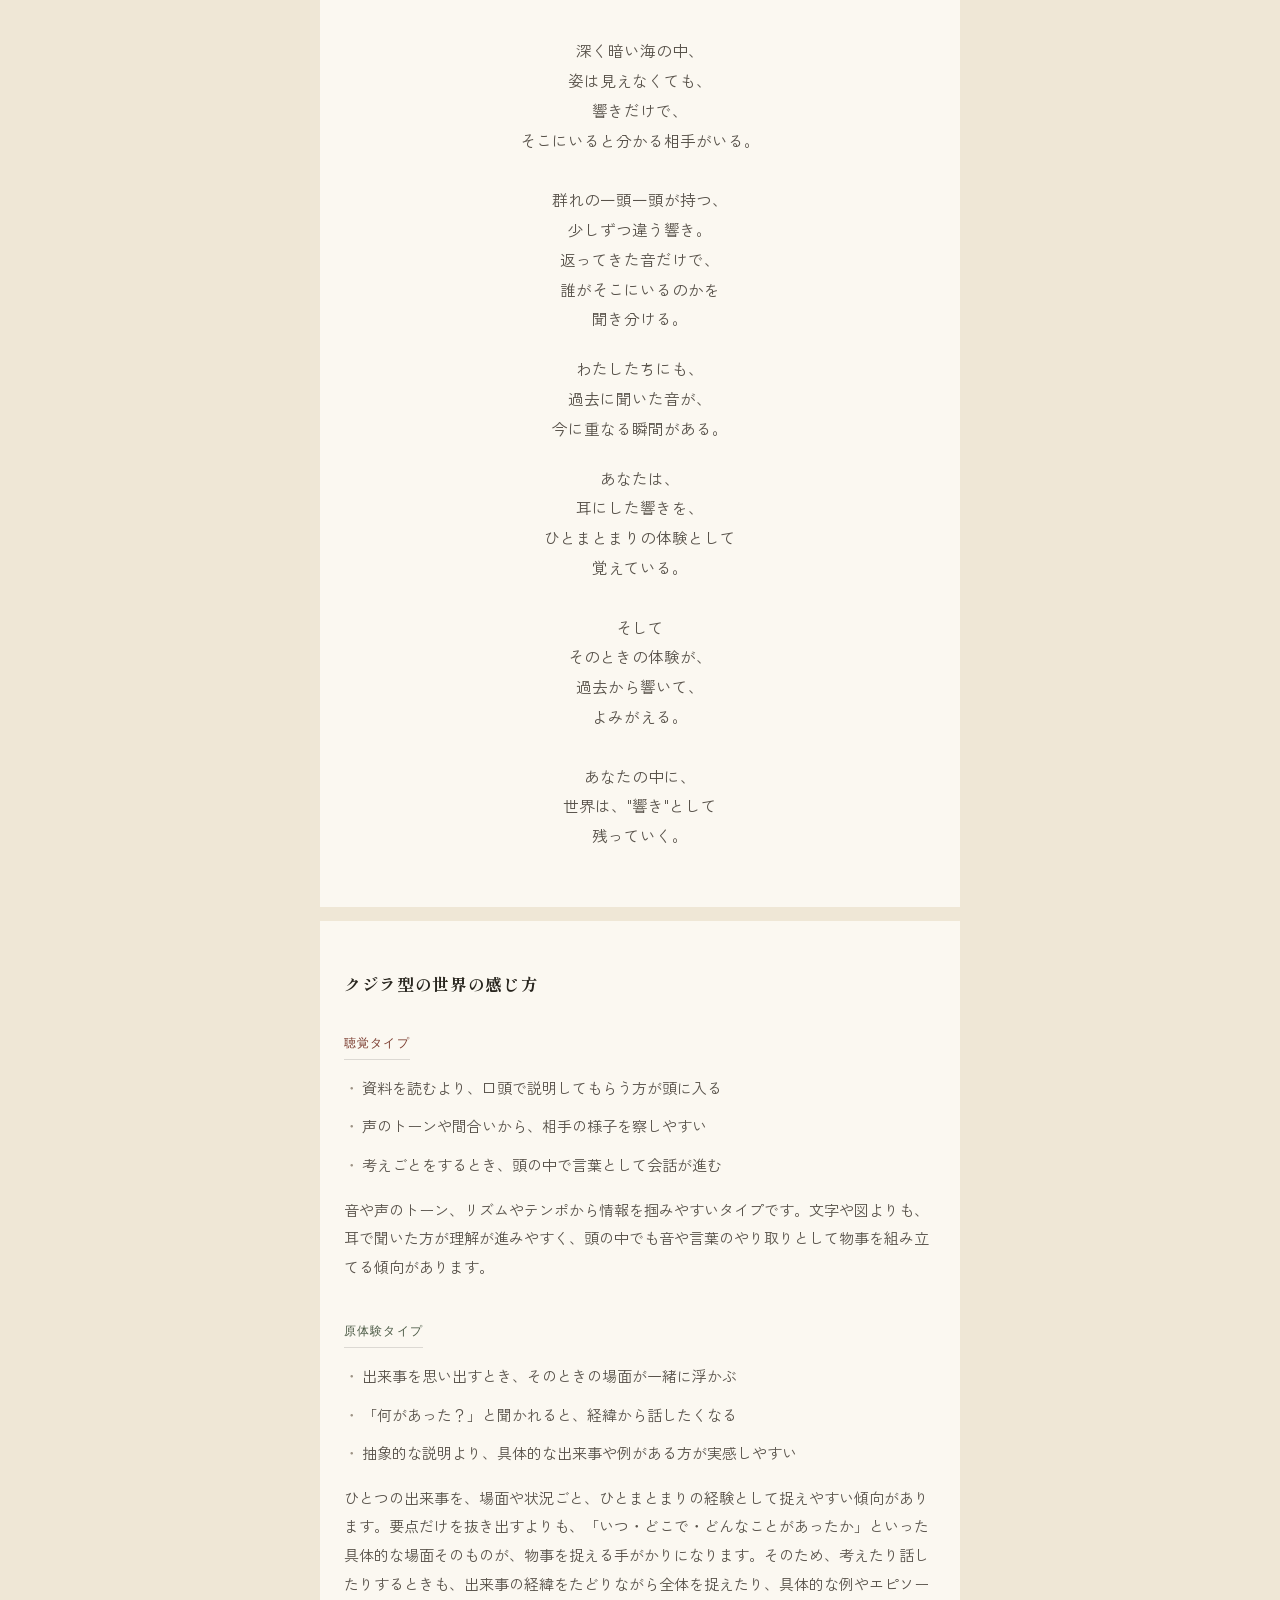
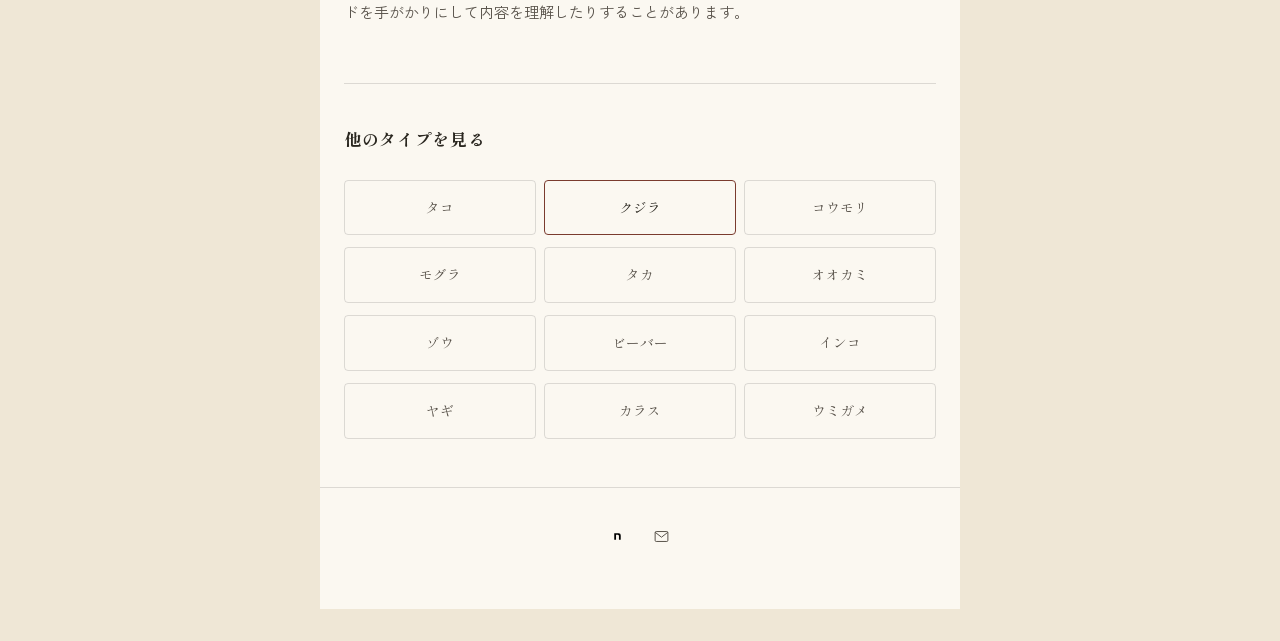
<file: animals/kujira.html>
<!DOCTYPE html>
<html lang="ja">
<head>
  <!-- Google tag (gtag.js) -->
  <script async src="https://www.googletagmanager.com/gtag/js?id=G-SE0XJQ8ZEN"></script>
  <script>
    window.dataLayer = window.dataLayer || [];
    function gtag(){dataLayer.push(arguments);}
    gtag('js', new Date());
    gtag('config', 'G-SE0XJQ8ZEN');
  </script>
<meta charset="UTF-8" />
<meta name="viewport" content="width=device-width, initial-scale=1.0" />
<title>クジラ型 — COGNITIVE ANIMAL</title>
<meta name="description" content="認知タイプ診断 COGNITIVE ANIMAL — クジラ型の結果ページ" />
<link rel="icon" href="../favicon.ico" sizes="any">
<link rel="icon" type="image/png" sizes="32x32" href="../favicon-32x32.png">
<link rel="icon" type="image/png" sizes="16x16" href="../favicon-16x16.png">
<link rel="apple-touch-icon" href="../apple-touch-icon.png">
<link rel="icon" type="image/png" sizes="192x192" href="../android-chrome-192x192.png">
<link rel="icon" type="image/png" sizes="512x512" href="../android-chrome-512x512.png">
<link rel="stylesheet" href="../css/style.css" />
</head>
<body data-animal="kujira">
<div class="sheet">

<header class="site-header">
  <a class="brand" href="../index.html">COGNITIVE ANIMAL</a>
  <div class="lang-toggle" hidden>
    <button id="lang-jp" onclick="setLang('jp')" aria-current="true">JP</button>
    <span aria-hidden="true">/</span>
    <button id="lang-en" onclick="setLang('en')" aria-current="false">EN</button>
  </div>
</header>

<main class="page">

  <section class="result-header">
    <p class="result-axis" id="axis-label"></p>
    <h1 class="result-name-jp" id="animal-name-jp"></h1>
    <p class="result-catchphrase-en" id="catchphrase-en"></p>
    <p class="result-catchphrase" id="catchphrase"></p>
  </section>

  <hr class="rule" />

  <section class="narrative">
    <h2 class="section-heading">世界の感じ方</h2>
    <p class="lede" id="lede"></p>
    <p id="narrative-opening"></p>
  </section>

  <hr class="rule" />

  <section class="narrative">
    <h2 class="section-heading">野生との共鳴</h2>
    <p class="narrative-label" id="survival-label"></p>
    <p id="narrative-survival"></p>
    <p id="narrative-bridge"></p>
    <p id="narrative-closing"></p>
  </section>

  <div class="page-break"></div>

  <section>
    <h2 class="section-heading" id="brain-heading"></h2>

    <div class="trait-block vak">
      <span class="trait-label" id="vak-label"></span>
      <ul class="trait-bullets" id="vak-bullets"></ul>
      <p class="trait-description" id="vak-description"></p>
    </div>

    <div class="trait-block eawp">
      <span class="trait-label" id="eawp-label"></span>
      <ul class="trait-bullets" id="eawp-bullets"></ul>
      <p class="trait-description" id="eawp-description"></p>
    </div>
  </section>

  <hr class="rule" />

  <section>
    <h2 class="section-heading">他のタイプを見る</h2>
    <nav class="animal-index" id="animal-index" aria-label="12タイプ一覧"></nav>
  </section>

</main>

<footer class="site-footer">
  <a href="https://note.com/mark_of_ink" target="_blank" rel="noopener" aria-label="Note（Mark of ink）">
    <svg viewBox="0 0 493 493" width="15" height="15"><path fill="#000000" d="m139.57,142.06c41.19,0,97.6-2.09,138.1-1.04,54.34,1.39,74.76,25.06,75.45,83.53.69,33.06,0,127.73,0,127.73h-58.79c0-82.83.35-96.5,0-122.6-.69-22.97-7.25-33.92-24.9-36.01-18.69-2.09-71.07-.35-71.07-.35v158.96h-58.79v-210.22Z"/></svg>
  </a>
  <a href="mailto:markofinkworks@gmail.com" aria-label="お問い合わせ">
    <svg viewBox="0 0 24 24" width="17" height="17"><rect x="3" y="5" width="18" height="14" rx="1.5" fill="none" stroke="currentColor" stroke-width="1.4"/><path d="M3 6l9 7 9-7" fill="none" stroke="currentColor" stroke-width="1.4"/></svg>
  </a>
</footer>

</div>

<script src="../js/data.js"></script>
<script src="../js/render.js"></script>
</body>
</html>
</file>
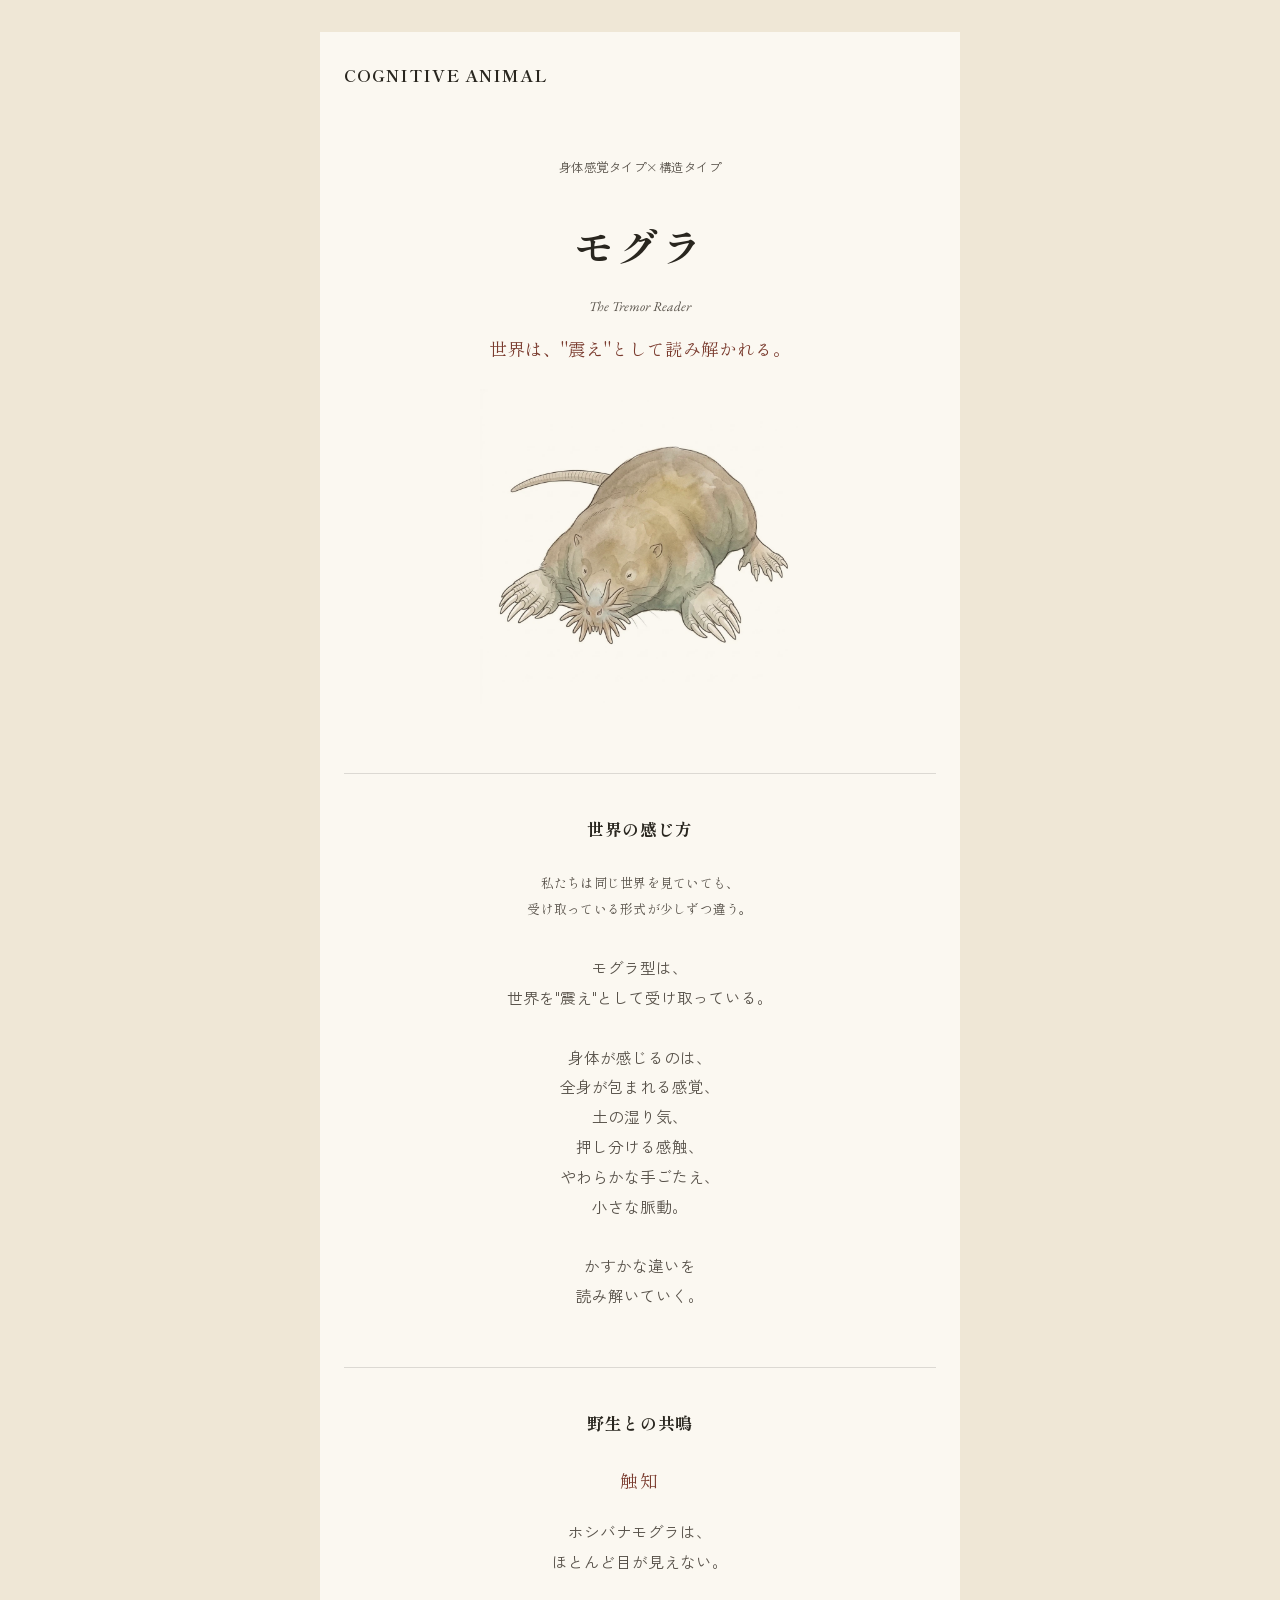
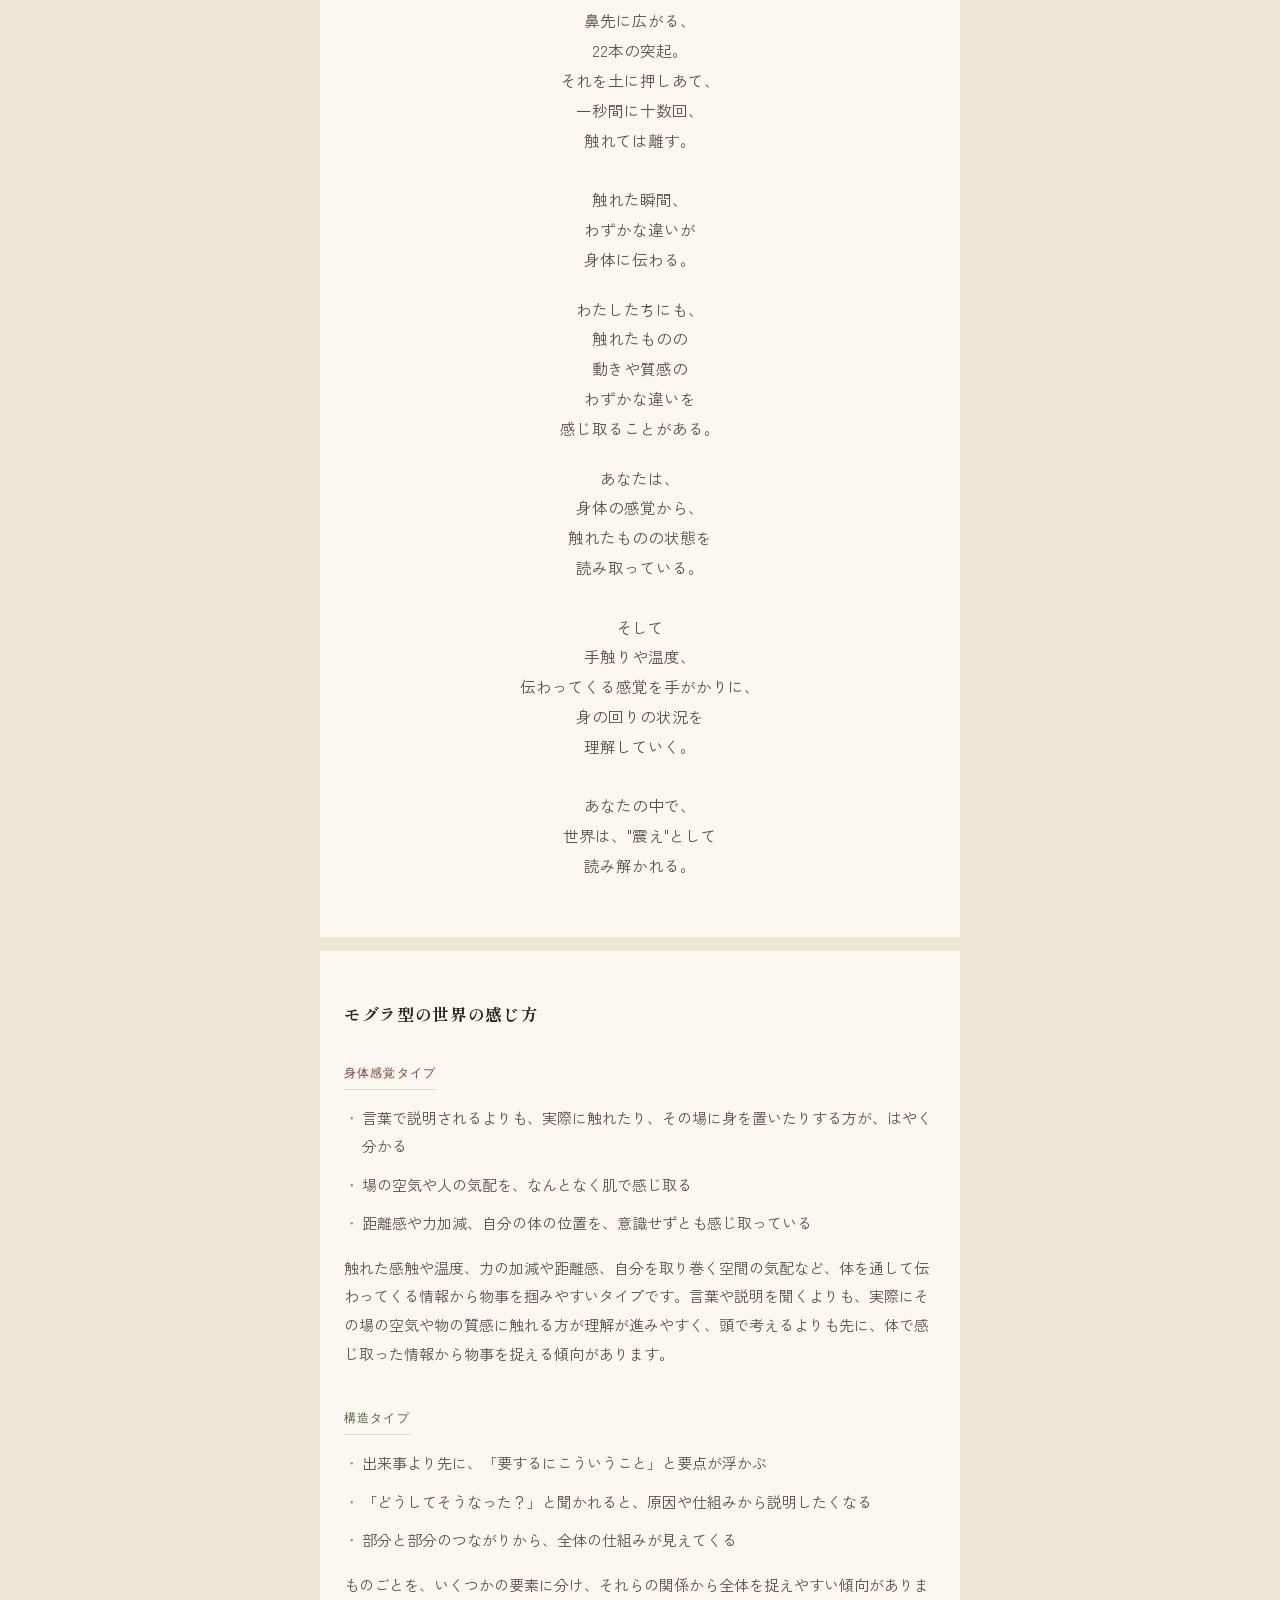
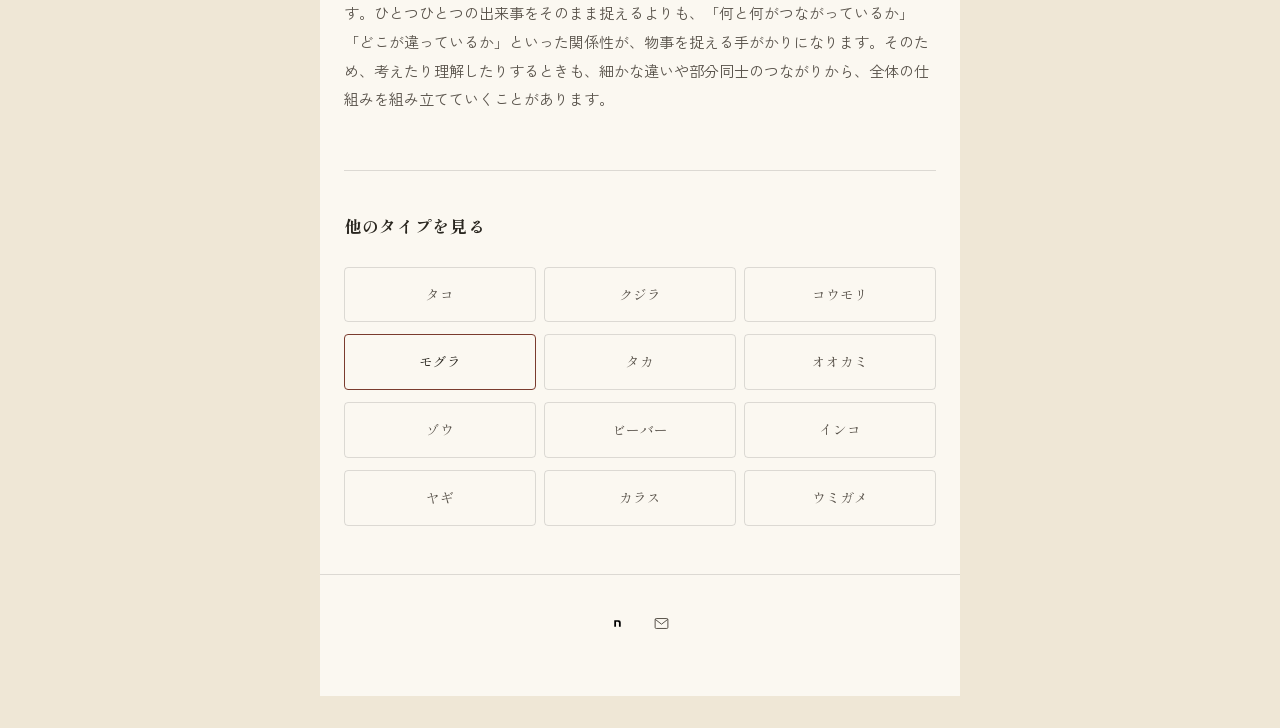
<file: animals/mogura.html>
<!DOCTYPE html>
<html lang="ja">
<head>
  <!-- Google tag (gtag.js) -->
  <script async src="https://www.googletagmanager.com/gtag/js?id=G-SE0XJQ8ZEN"></script>
  <script>
    window.dataLayer = window.dataLayer || [];
    function gtag(){dataLayer.push(arguments);}
    gtag('js', new Date());
    gtag('config', 'G-SE0XJQ8ZEN');
  </script>
<meta charset="UTF-8" />
<meta name="viewport" content="width=device-width, initial-scale=1.0" />
<title>モグラ型 — COGNITIVE ANIMAL</title>
<meta name="description" content="認知タイプ診断 COGNITIVE ANIMAL — モグラ型の結果ページ" />
<link rel="icon" href="../favicon.ico" sizes="any">
<link rel="icon" type="image/png" sizes="32x32" href="../favicon-32x32.png">
<link rel="icon" type="image/png" sizes="16x16" href="../favicon-16x16.png">
<link rel="apple-touch-icon" href="../apple-touch-icon.png">
<link rel="icon" type="image/png" sizes="192x192" href="../android-chrome-192x192.png">
<link rel="icon" type="image/png" sizes="512x512" href="../android-chrome-512x512.png">
<link rel="stylesheet" href="../css/style.css" />
</head>
<body data-animal="mogura">
<div class="sheet">

<header class="site-header">
  <a class="brand" href="../index.html">COGNITIVE ANIMAL</a>
  <div class="lang-toggle" hidden>
    <button id="lang-jp" onclick="setLang('jp')" aria-current="true">JP</button>
    <span aria-hidden="true">/</span>
    <button id="lang-en" onclick="setLang('en')" aria-current="false">EN</button>
  </div>
</header>

<main class="page">

  <section class="result-header">
    <p class="result-axis" id="axis-label"></p>
    <h1 class="result-name-jp" id="animal-name-jp"></h1>
    <p class="result-catchphrase-en" id="catchphrase-en"></p>
    <p class="result-catchphrase" id="catchphrase"></p>
  </section>

  <hr class="rule" />

  <section class="narrative">
    <h2 class="section-heading">世界の感じ方</h2>
    <p class="lede" id="lede"></p>
    <p id="narrative-opening"></p>
  </section>

  <hr class="rule" />

  <section class="narrative">
    <h2 class="section-heading">野生との共鳴</h2>
    <p class="narrative-label" id="survival-label"></p>
    <p id="narrative-survival"></p>
    <p id="narrative-bridge"></p>
    <p id="narrative-closing"></p>
  </section>

  <div class="page-break"></div>

  <section>
    <h2 class="section-heading" id="brain-heading"></h2>

    <div class="trait-block vak">
      <span class="trait-label" id="vak-label"></span>
      <ul class="trait-bullets" id="vak-bullets"></ul>
      <p class="trait-description" id="vak-description"></p>
    </div>

    <div class="trait-block eawp">
      <span class="trait-label" id="eawp-label"></span>
      <ul class="trait-bullets" id="eawp-bullets"></ul>
      <p class="trait-description" id="eawp-description"></p>
    </div>
  </section>

  <hr class="rule" />

  <section>
    <h2 class="section-heading">他のタイプを見る</h2>
    <nav class="animal-index" id="animal-index" aria-label="12タイプ一覧"></nav>
  </section>

</main>

<footer class="site-footer">
  <a href="https://note.com/mark_of_ink" target="_blank" rel="noopener" aria-label="Note（Mark of ink）">
    <svg viewBox="0 0 493 493" width="15" height="15"><path fill="#000000" d="m139.57,142.06c41.19,0,97.6-2.09,138.1-1.04,54.34,1.39,74.76,25.06,75.45,83.53.69,33.06,0,127.73,0,127.73h-58.79c0-82.83.35-96.5,0-122.6-.69-22.97-7.25-33.92-24.9-36.01-18.69-2.09-71.07-.35-71.07-.35v158.96h-58.79v-210.22Z"/></svg>
  </a>
  <a href="mailto:markofinkworks@gmail.com" aria-label="お問い合わせ">
    <svg viewBox="0 0 24 24" width="17" height="17"><rect x="3" y="5" width="18" height="14" rx="1.5" fill="none" stroke="currentColor" stroke-width="1.4"/><path d="M3 6l9 7 9-7" fill="none" stroke="currentColor" stroke-width="1.4"/></svg>
  </a>
</footer>

</div>

<script src="../js/data.js"></script>
<script src="../js/render.js"></script>
</body>
</html>
</file>
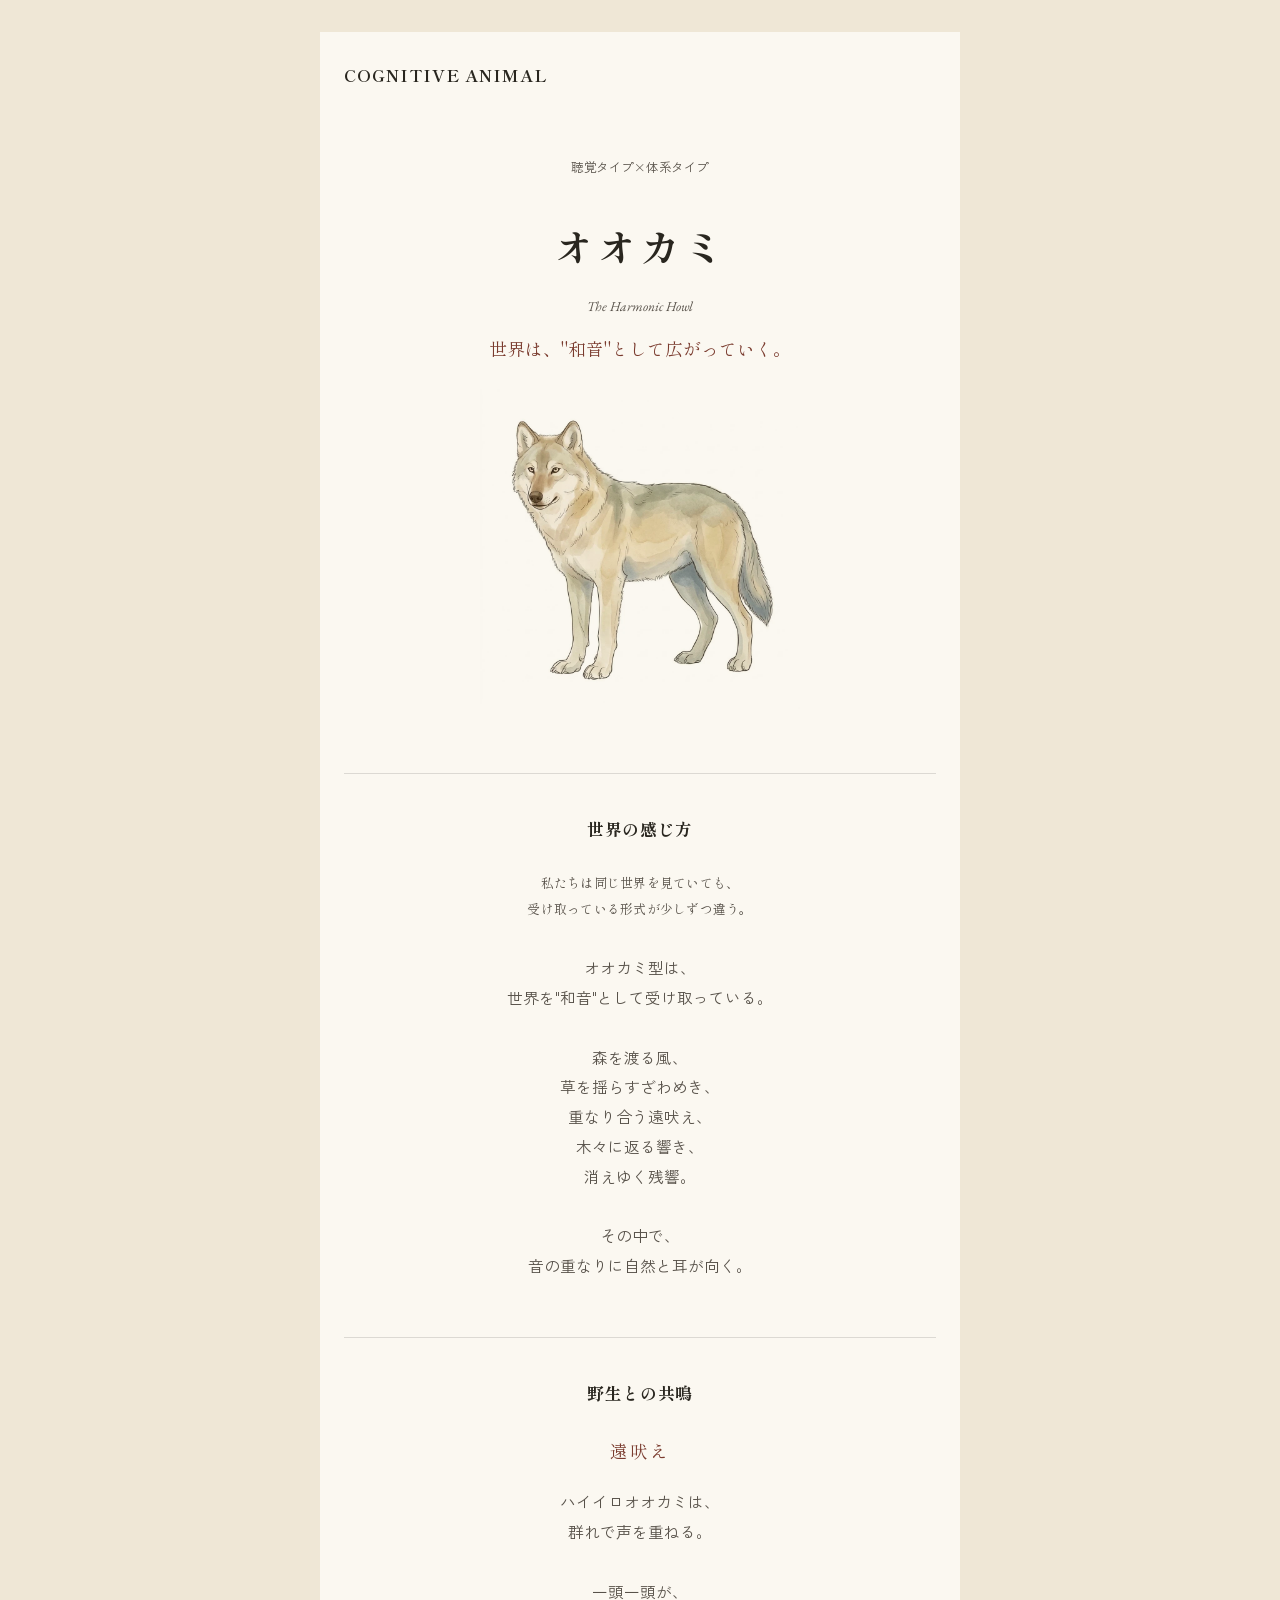
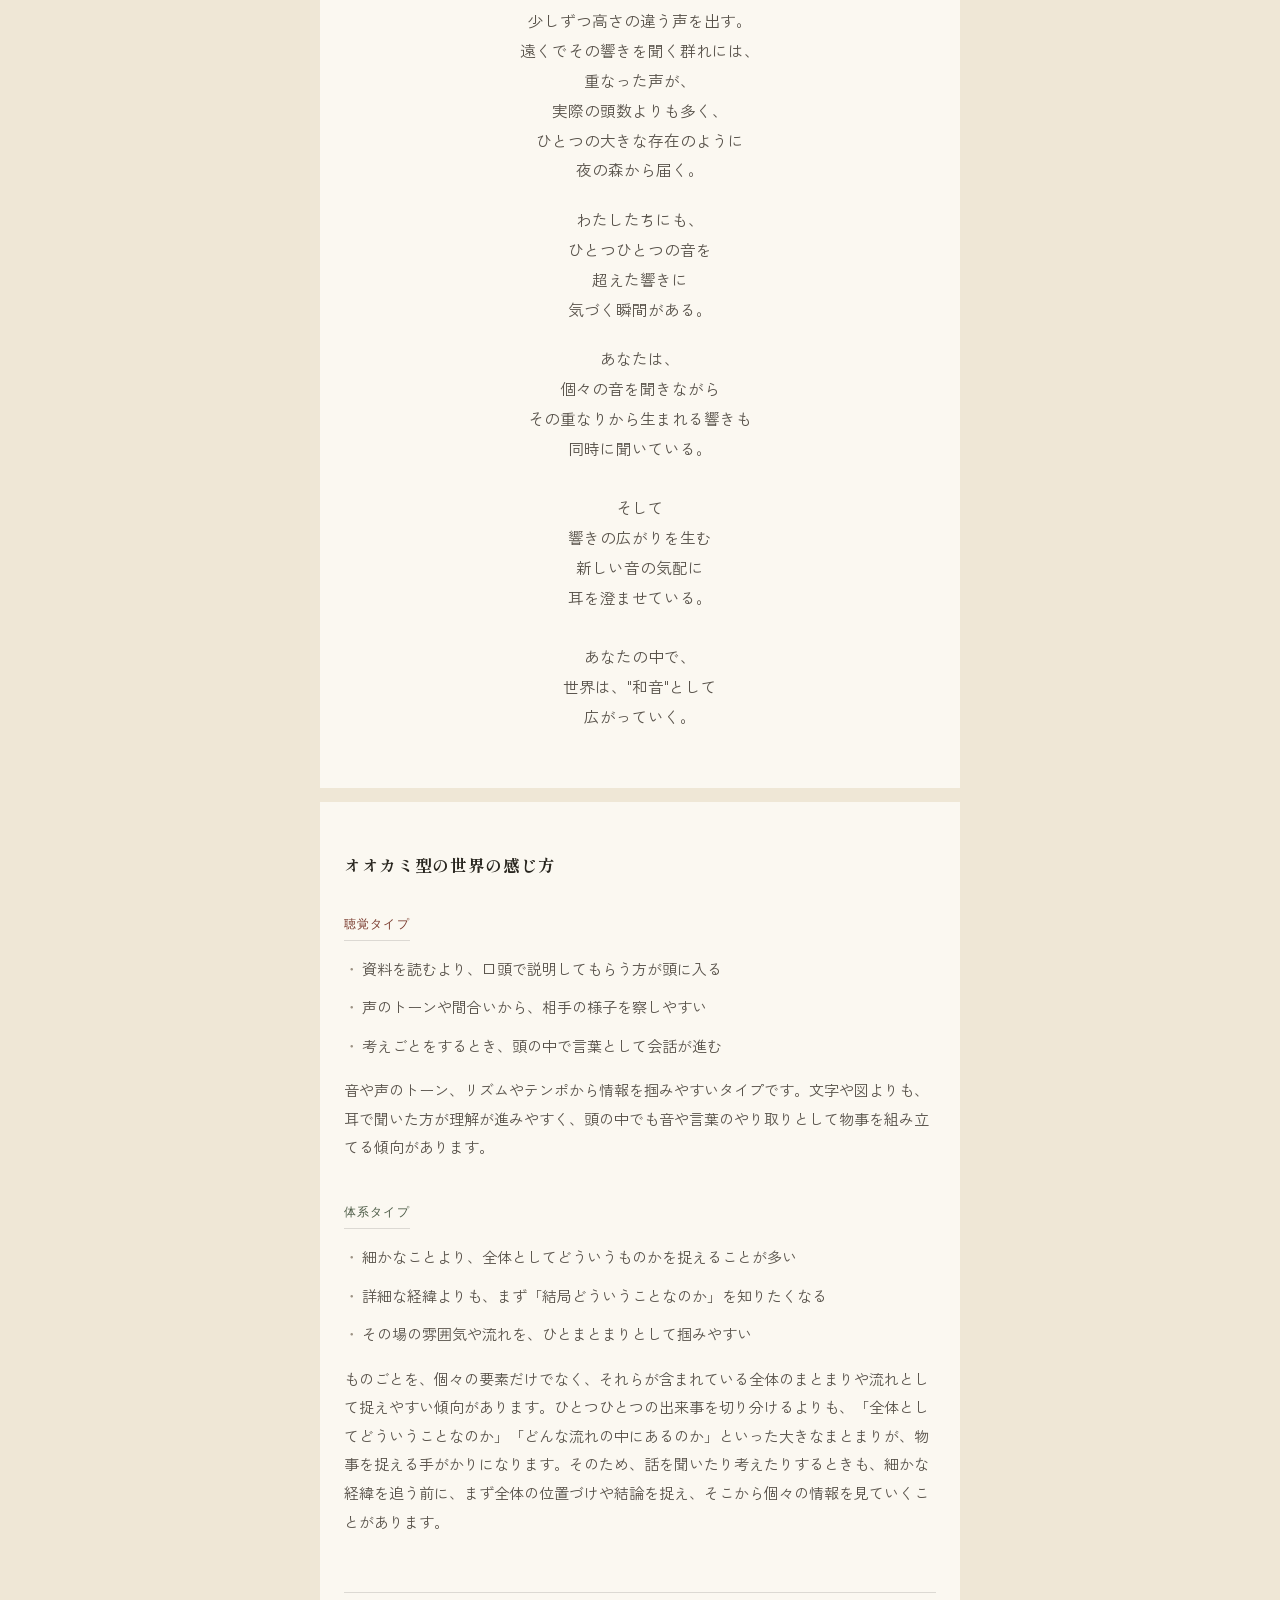
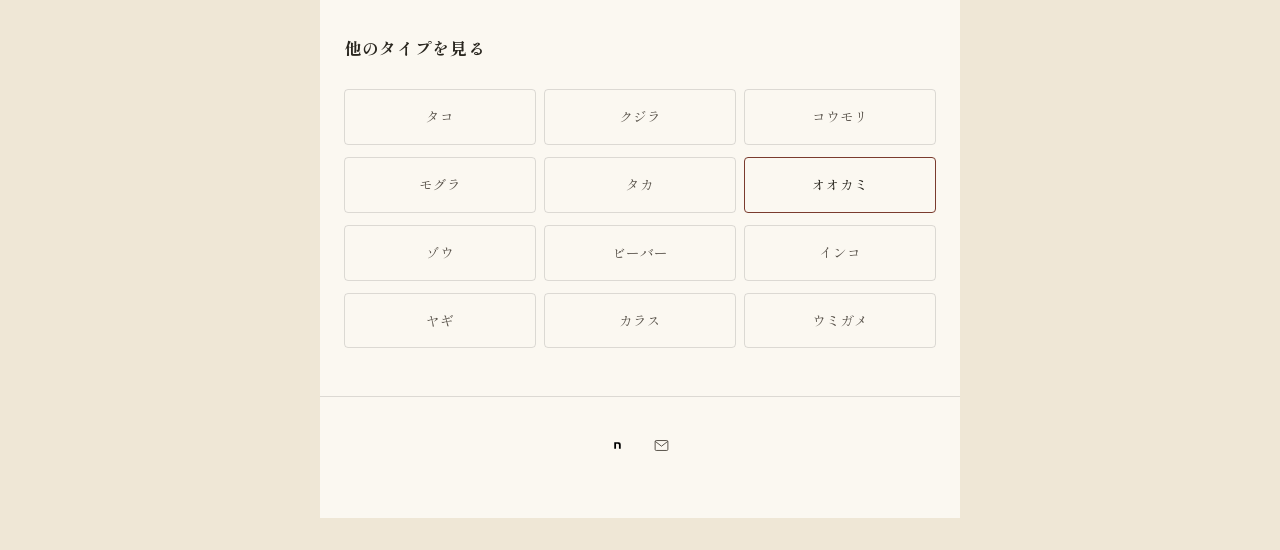
<file: animals/ookami.html>
<!DOCTYPE html>
<html lang="ja">
<head>
  <!-- Google tag (gtag.js) -->
  <script async src="https://www.googletagmanager.com/gtag/js?id=G-SE0XJQ8ZEN"></script>
  <script>
    window.dataLayer = window.dataLayer || [];
    function gtag(){dataLayer.push(arguments);}
    gtag('js', new Date());
    gtag('config', 'G-SE0XJQ8ZEN');
  </script>
<meta charset="UTF-8" />
<meta name="viewport" content="width=device-width, initial-scale=1.0" />
<title>オオカミ型 — COGNITIVE ANIMAL</title>
<meta name="description" content="認知タイプ診断 COGNITIVE ANIMAL — オオカミ型の結果ページ" />
<link rel="icon" href="../favicon.ico" sizes="any">
<link rel="icon" type="image/png" sizes="32x32" href="../favicon-32x32.png">
<link rel="icon" type="image/png" sizes="16x16" href="../favicon-16x16.png">
<link rel="apple-touch-icon" href="../apple-touch-icon.png">
<link rel="icon" type="image/png" sizes="192x192" href="../android-chrome-192x192.png">
<link rel="icon" type="image/png" sizes="512x512" href="../android-chrome-512x512.png">
<link rel="stylesheet" href="../css/style.css" />
</head>
<body data-animal="ookami">
<div class="sheet">

<header class="site-header">
  <a class="brand" href="../index.html">COGNITIVE ANIMAL</a>
  <div class="lang-toggle" hidden>
    <button id="lang-jp" onclick="setLang('jp')" aria-current="true">JP</button>
    <span aria-hidden="true">/</span>
    <button id="lang-en" onclick="setLang('en')" aria-current="false">EN</button>
  </div>
</header>

<main class="page">

  <section class="result-header">
    <p class="result-axis" id="axis-label"></p>
    <h1 class="result-name-jp" id="animal-name-jp"></h1>
    <p class="result-catchphrase-en" id="catchphrase-en"></p>
    <p class="result-catchphrase" id="catchphrase"></p>
  </section>

  <hr class="rule" />

  <section class="narrative">
    <h2 class="section-heading">世界の感じ方</h2>
    <p class="lede" id="lede"></p>
    <p id="narrative-opening"></p>
  </section>

  <hr class="rule" />

  <section class="narrative">
    <h2 class="section-heading">野生との共鳴</h2>
    <p class="narrative-label" id="survival-label"></p>
    <p id="narrative-survival"></p>
    <p id="narrative-bridge"></p>
    <p id="narrative-closing"></p>
  </section>

  <div class="page-break"></div>

  <section>
    <h2 class="section-heading" id="brain-heading"></h2>

    <div class="trait-block vak">
      <span class="trait-label" id="vak-label"></span>
      <ul class="trait-bullets" id="vak-bullets"></ul>
      <p class="trait-description" id="vak-description"></p>
    </div>

    <div class="trait-block eawp">
      <span class="trait-label" id="eawp-label"></span>
      <ul class="trait-bullets" id="eawp-bullets"></ul>
      <p class="trait-description" id="eawp-description"></p>
    </div>
  </section>

  <hr class="rule" />

  <section>
    <h2 class="section-heading">他のタイプを見る</h2>
    <nav class="animal-index" id="animal-index" aria-label="12タイプ一覧"></nav>
  </section>

</main>

<footer class="site-footer">
  <a href="https://note.com/mark_of_ink" target="_blank" rel="noopener" aria-label="Note（Mark of ink）">
    <svg viewBox="0 0 493 493" width="15" height="15"><path fill="#000000" d="m139.57,142.06c41.19,0,97.6-2.09,138.1-1.04,54.34,1.39,74.76,25.06,75.45,83.53.69,33.06,0,127.73,0,127.73h-58.79c0-82.83.35-96.5,0-122.6-.69-22.97-7.25-33.92-24.9-36.01-18.69-2.09-71.07-.35-71.07-.35v158.96h-58.79v-210.22Z"/></svg>
  </a>
  <a href="mailto:markofinkworks@gmail.com" aria-label="お問い合わせ">
    <svg viewBox="0 0 24 24" width="17" height="17"><rect x="3" y="5" width="18" height="14" rx="1.5" fill="none" stroke="currentColor" stroke-width="1.4"/><path d="M3 6l9 7 9-7" fill="none" stroke="currentColor" stroke-width="1.4"/></svg>
  </a>
</footer>

</div>

<script src="../js/data.js"></script>
<script src="../js/render.js"></script>
</body>
</html>
</file>
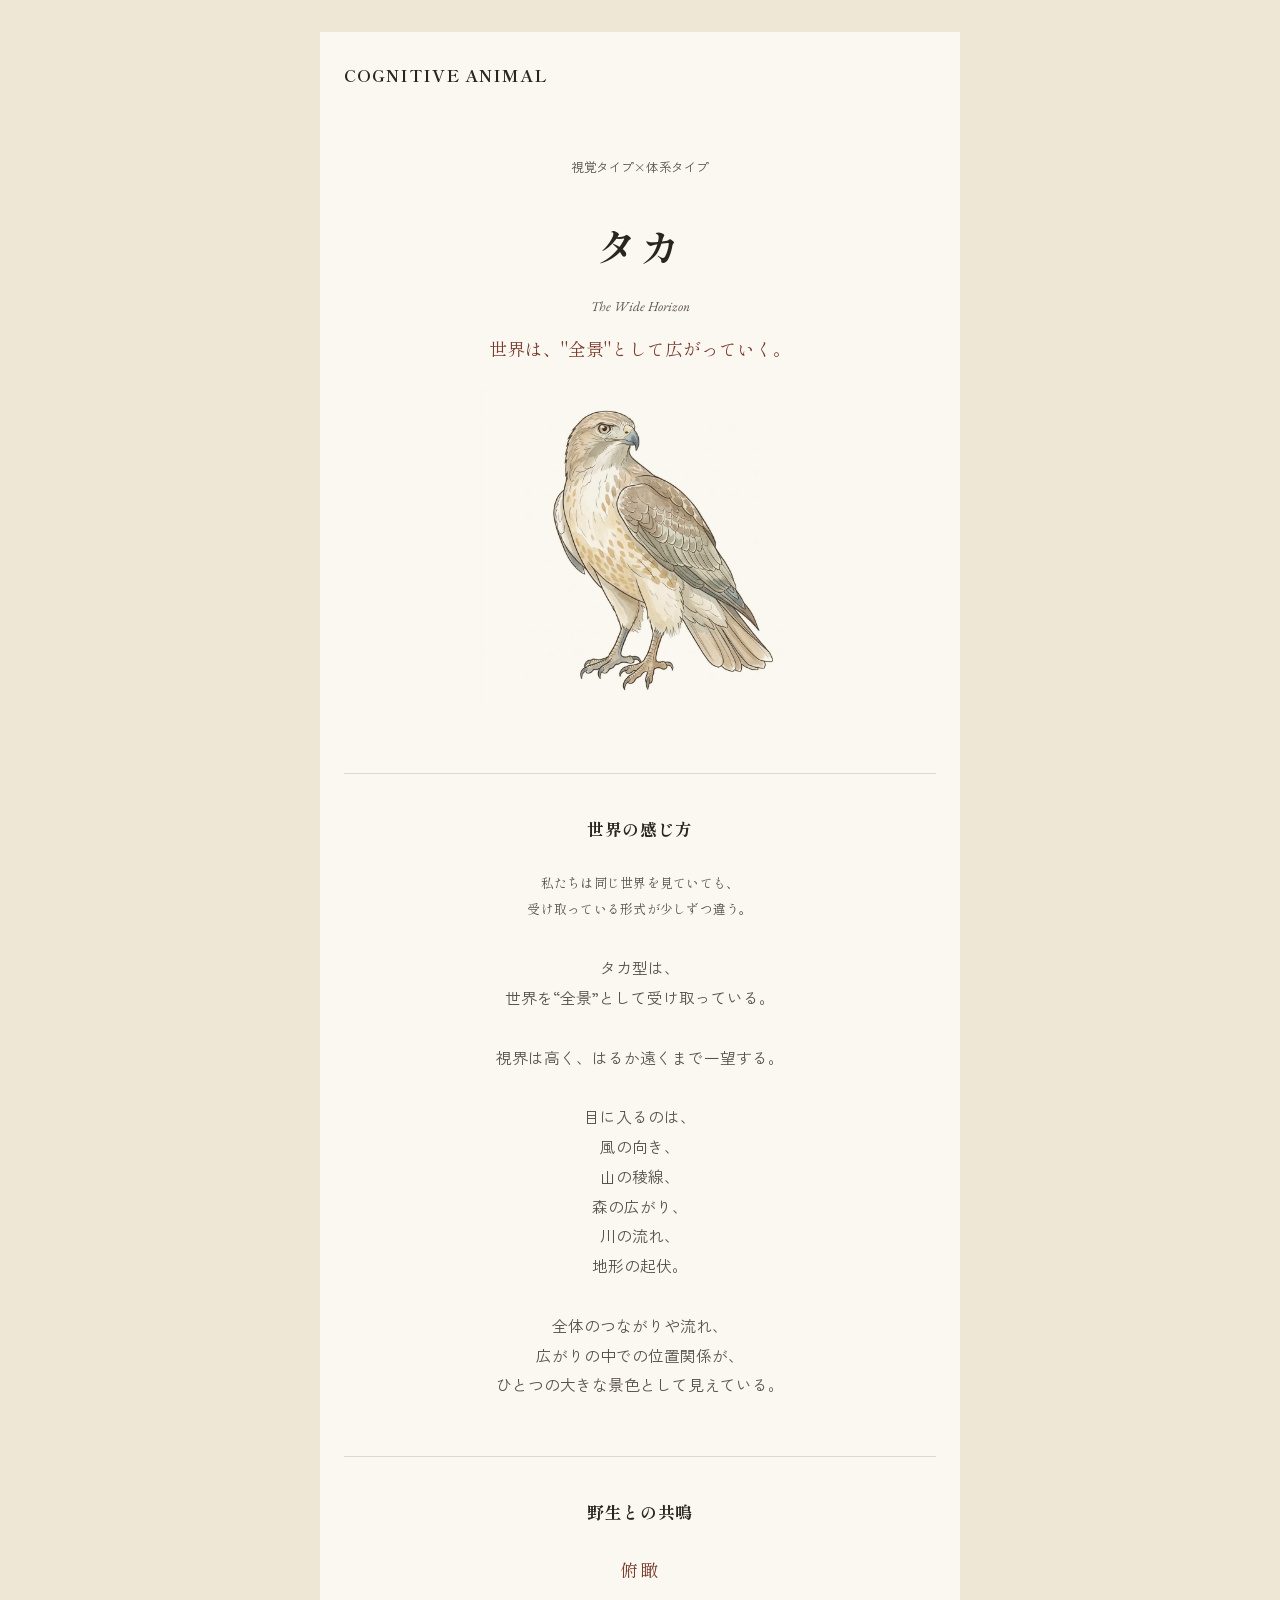
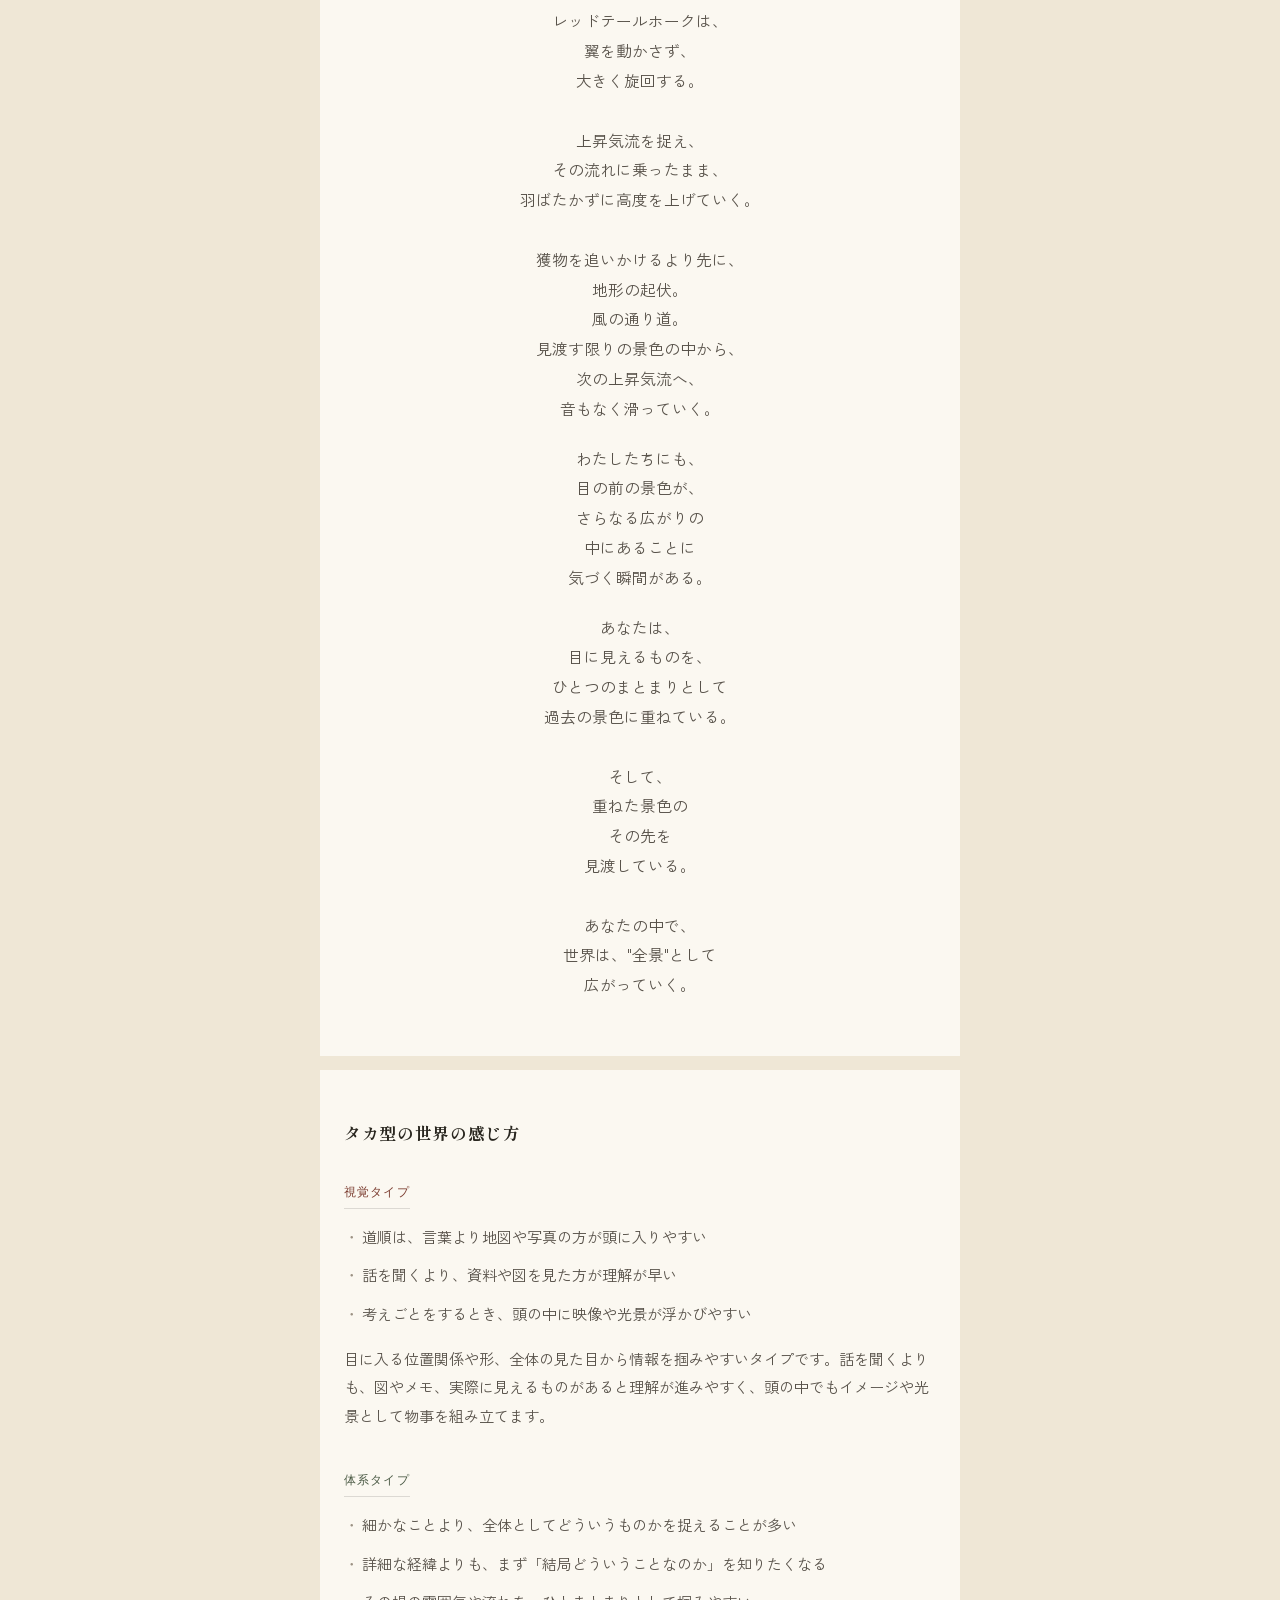
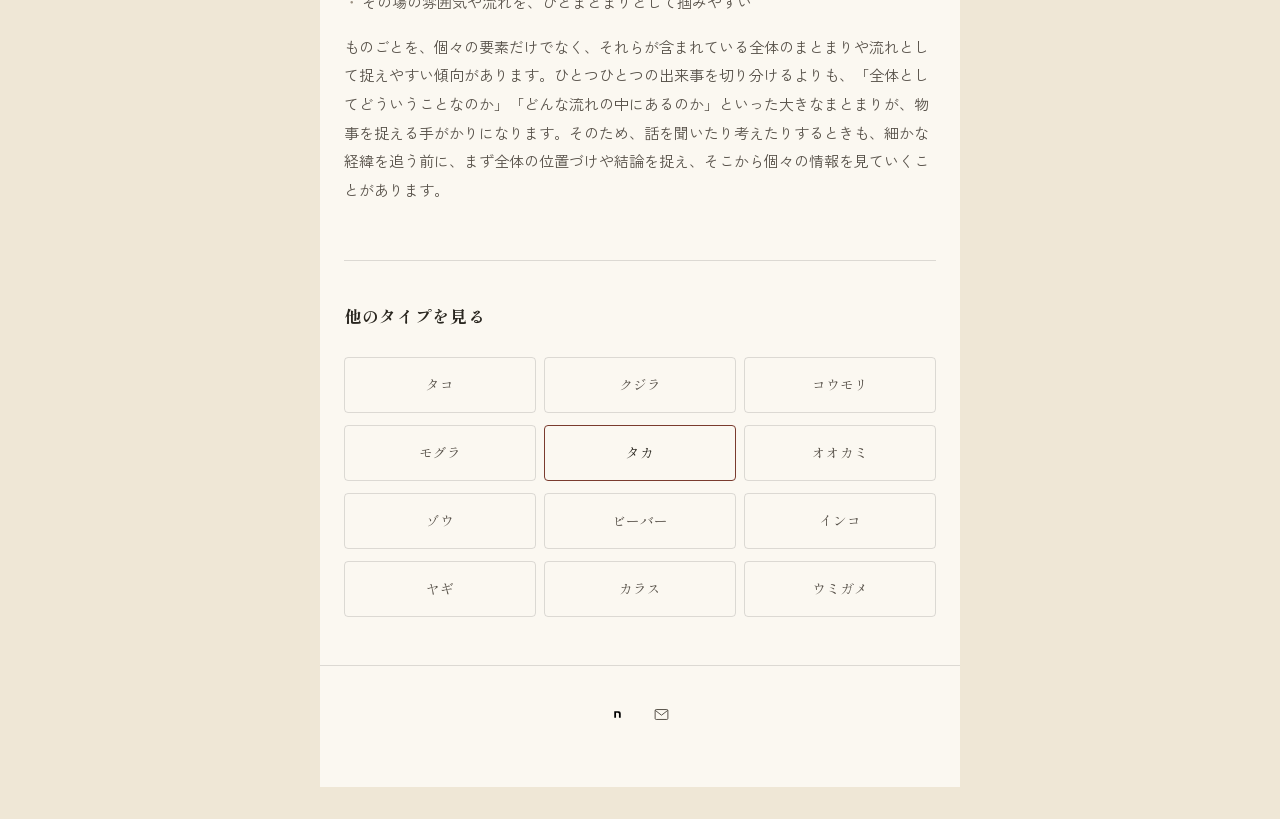
<file: animals/taka.html>
<!DOCTYPE html>
<html lang="ja">
<head>
  <!-- Google tag (gtag.js) -->
  <script async src="https://www.googletagmanager.com/gtag/js?id=G-SE0XJQ8ZEN"></script>
  <script>
    window.dataLayer = window.dataLayer || [];
    function gtag(){dataLayer.push(arguments);}
    gtag('js', new Date());
    gtag('config', 'G-SE0XJQ8ZEN');
  </script>
<meta charset="UTF-8" />
<meta name="viewport" content="width=device-width, initial-scale=1.0" />
<title>タカ型 — COGNITIVE ANIMAL</title>
<meta name="description" content="認知タイプ診断 COGNITIVE ANIMAL — タカ型の結果ページ" />
<link rel="icon" href="../favicon.ico" sizes="any">
<link rel="icon" type="image/png" sizes="32x32" href="../favicon-32x32.png">
<link rel="icon" type="image/png" sizes="16x16" href="../favicon-16x16.png">
<link rel="apple-touch-icon" href="../apple-touch-icon.png">
<link rel="icon" type="image/png" sizes="192x192" href="../android-chrome-192x192.png">
<link rel="icon" type="image/png" sizes="512x512" href="../android-chrome-512x512.png">
<link rel="stylesheet" href="../css/style.css" />
</head>
<body data-animal="taka">
<div class="sheet">

<header class="site-header">
  <a class="brand" href="../index.html">COGNITIVE ANIMAL</a>
  <div class="lang-toggle" hidden>
    <button id="lang-jp" onclick="setLang('jp')" aria-current="true">JP</button>
    <span aria-hidden="true">/</span>
    <button id="lang-en" onclick="setLang('en')" aria-current="false">EN</button>
  </div>
</header>

<main class="page">

  <section class="result-header">
    <p class="result-axis" id="axis-label"></p>
    <h1 class="result-name-jp" id="animal-name-jp"></h1>
    <p class="result-catchphrase-en" id="catchphrase-en"></p>
    <p class="result-catchphrase" id="catchphrase"></p>
  </section>

  <hr class="rule" />

  <section class="narrative">
    <h2 class="section-heading">世界の感じ方</h2>
    <p class="lede" id="lede"></p>
    <p id="narrative-opening"></p>
  </section>

  <hr class="rule" />

  <section class="narrative">
    <h2 class="section-heading">野生との共鳴</h2>
    <p class="narrative-label" id="survival-label"></p>
    <p id="narrative-survival"></p>
    <p id="narrative-bridge"></p>
    <p id="narrative-closing"></p>
  </section>

  <div class="page-break"></div>

  <section>
    <h2 class="section-heading" id="brain-heading"></h2>

    <div class="trait-block vak">
      <span class="trait-label" id="vak-label"></span>
      <ul class="trait-bullets" id="vak-bullets"></ul>
      <p class="trait-description" id="vak-description"></p>
    </div>

    <div class="trait-block eawp">
      <span class="trait-label" id="eawp-label"></span>
      <ul class="trait-bullets" id="eawp-bullets"></ul>
      <p class="trait-description" id="eawp-description"></p>
    </div>
  </section>

  <hr class="rule" />

  <section>
    <h2 class="section-heading">他のタイプを見る</h2>
    <nav class="animal-index" id="animal-index" aria-label="12タイプ一覧"></nav>
  </section>

</main>

<footer class="site-footer">
  <a href="https://note.com/mark_of_ink" target="_blank" rel="noopener" aria-label="Note（Mark of ink）">
    <svg viewBox="0 0 493 493" width="15" height="15"><path fill="#000000" d="m139.57,142.06c41.19,0,97.6-2.09,138.1-1.04,54.34,1.39,74.76,25.06,75.45,83.53.69,33.06,0,127.73,0,127.73h-58.79c0-82.83.35-96.5,0-122.6-.69-22.97-7.25-33.92-24.9-36.01-18.69-2.09-71.07-.35-71.07-.35v158.96h-58.79v-210.22Z"/></svg>
  </a>
  <a href="mailto:markofinkworks@gmail.com" aria-label="お問い合わせ">
    <svg viewBox="0 0 24 24" width="17" height="17"><rect x="3" y="5" width="18" height="14" rx="1.5" fill="none" stroke="currentColor" stroke-width="1.4"/><path d="M3 6l9 7 9-7" fill="none" stroke="currentColor" stroke-width="1.4"/></svg>
  </a>
</footer>

</div>

<script src="../js/data.js"></script>
<script src="../js/render.js"></script>
</body>
</html>
</file>
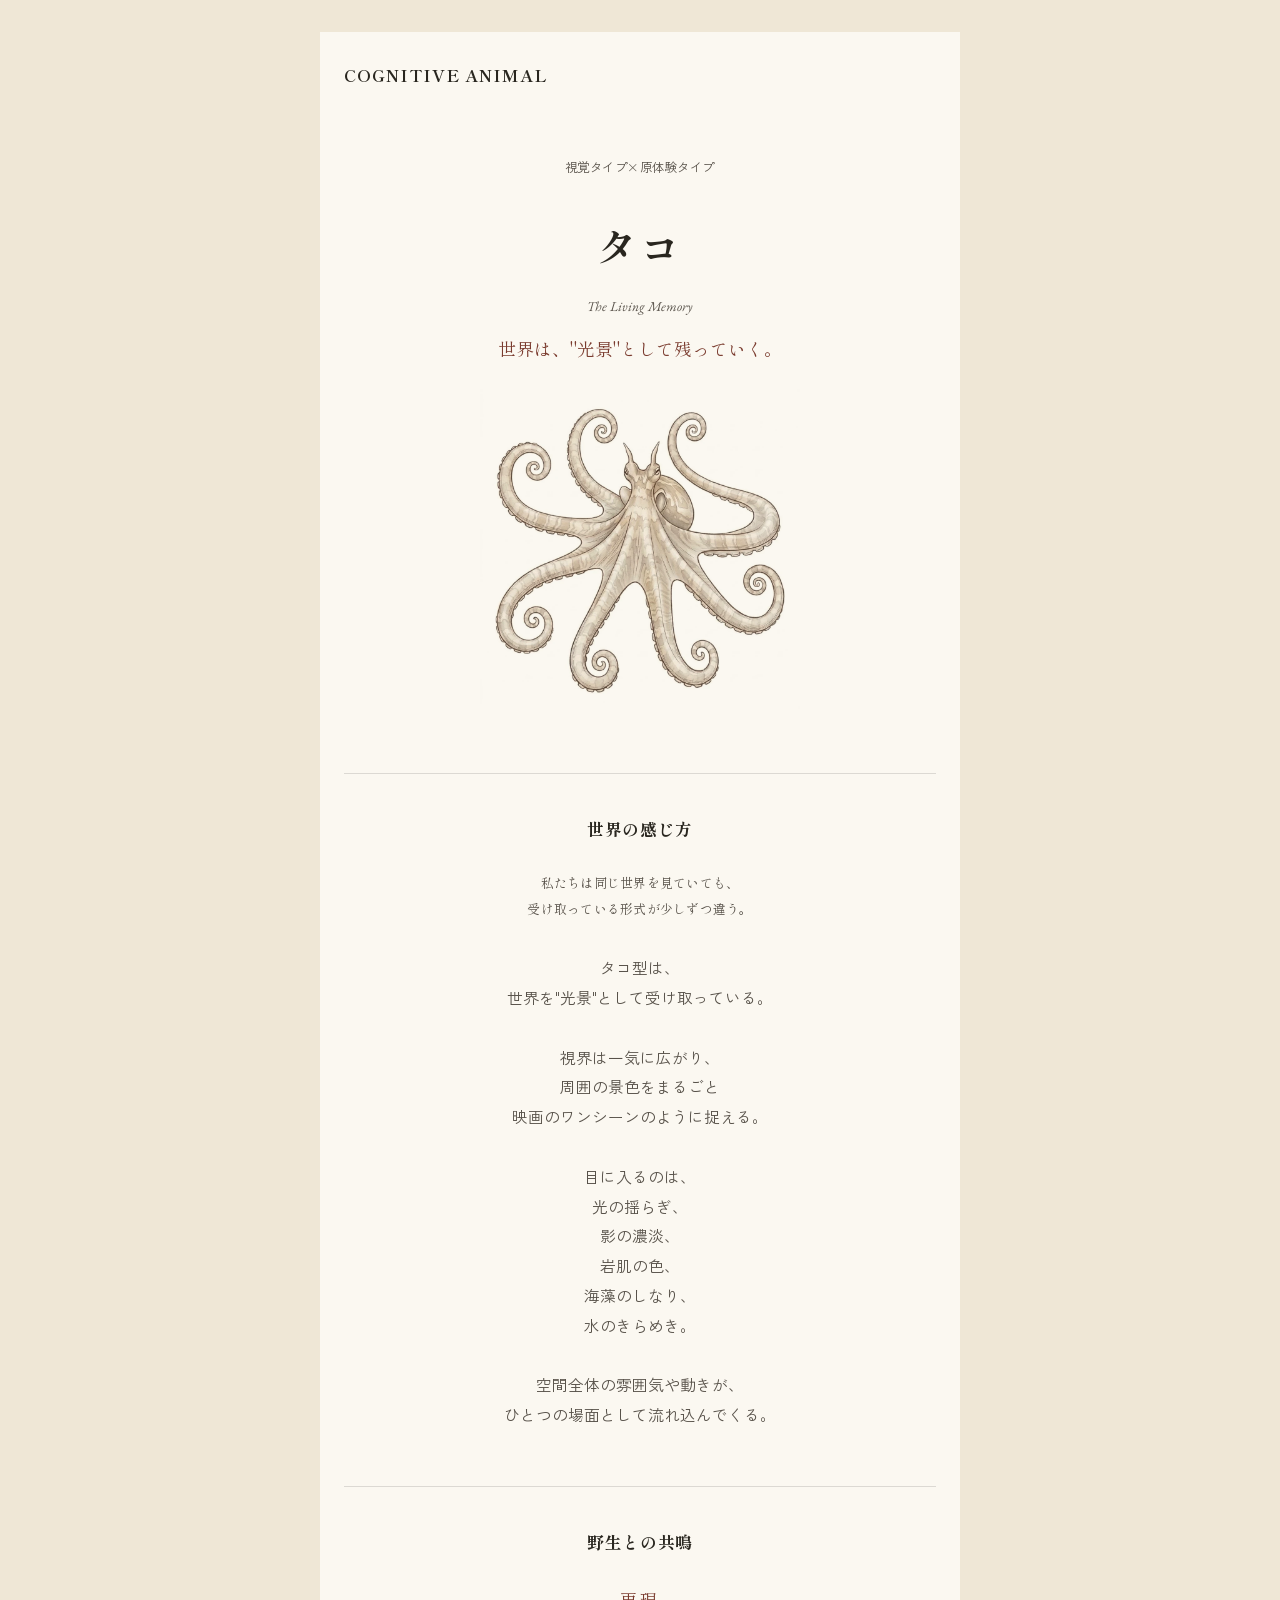
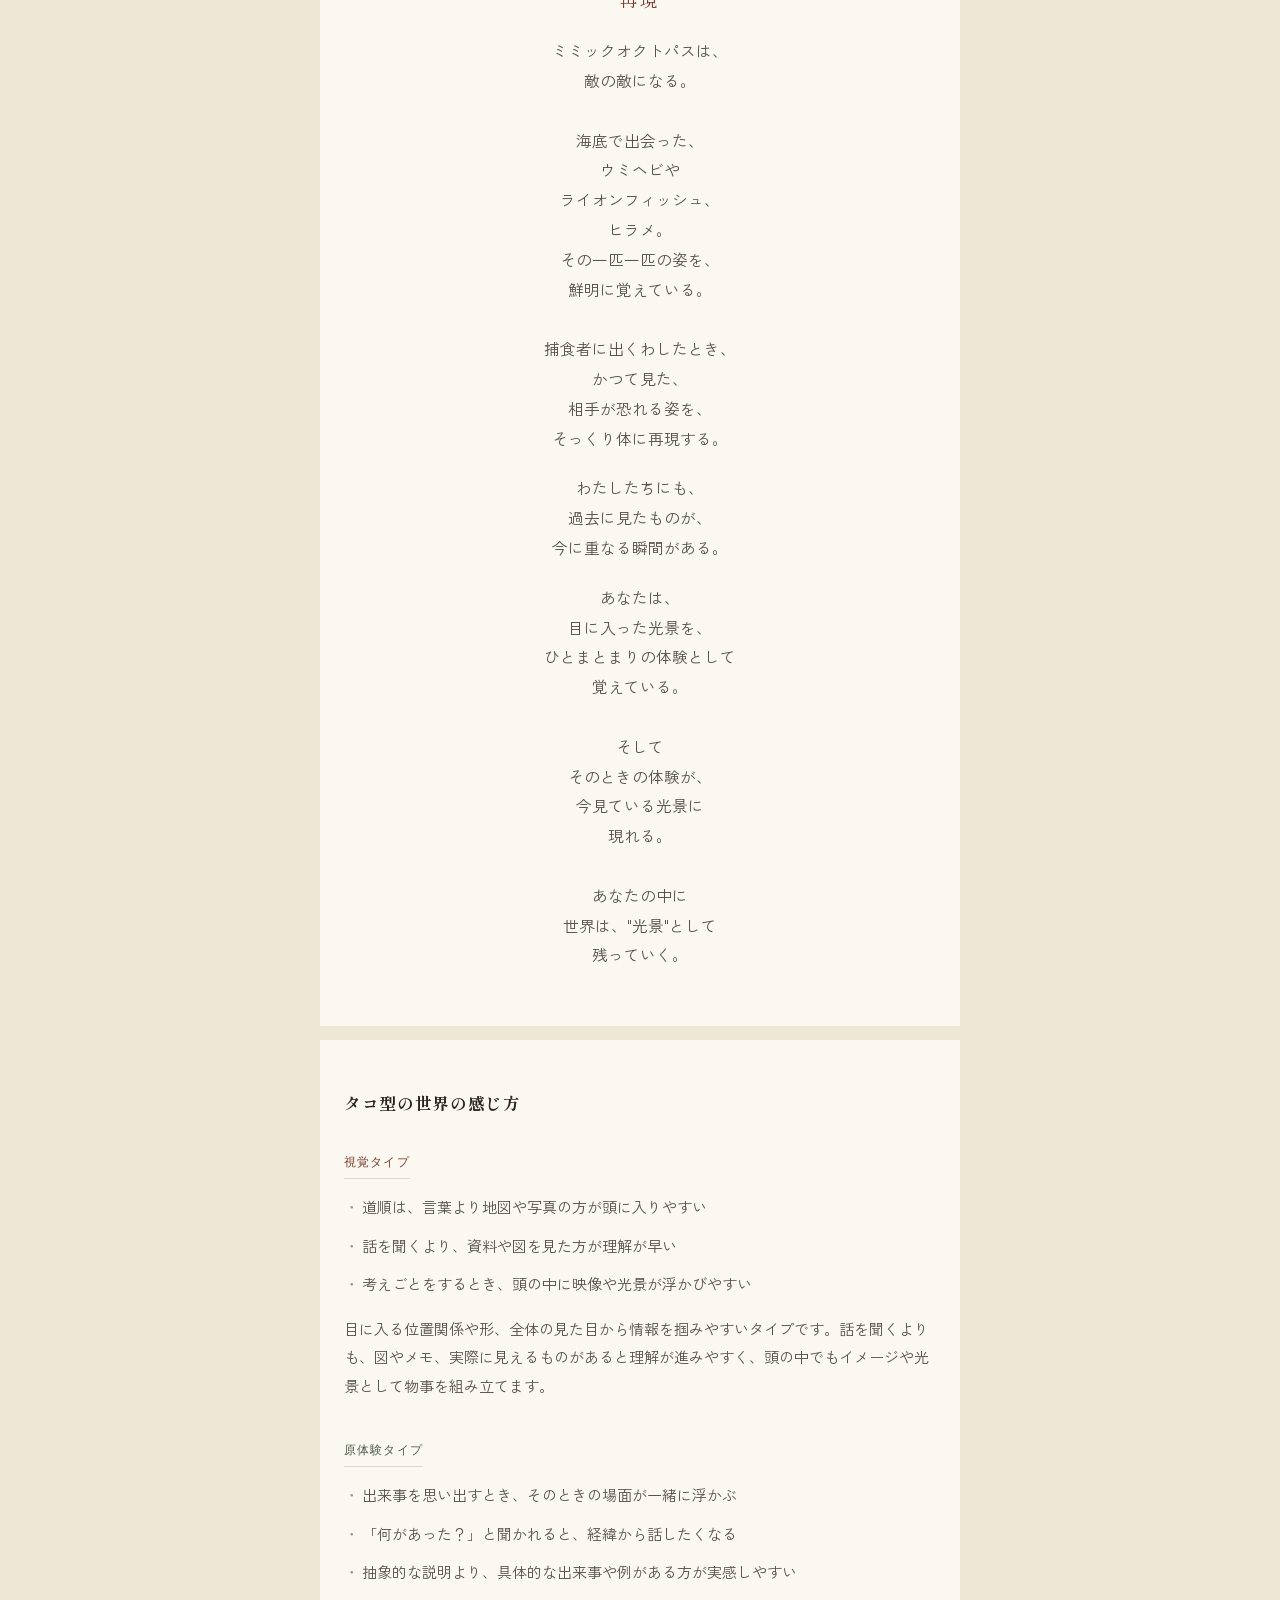
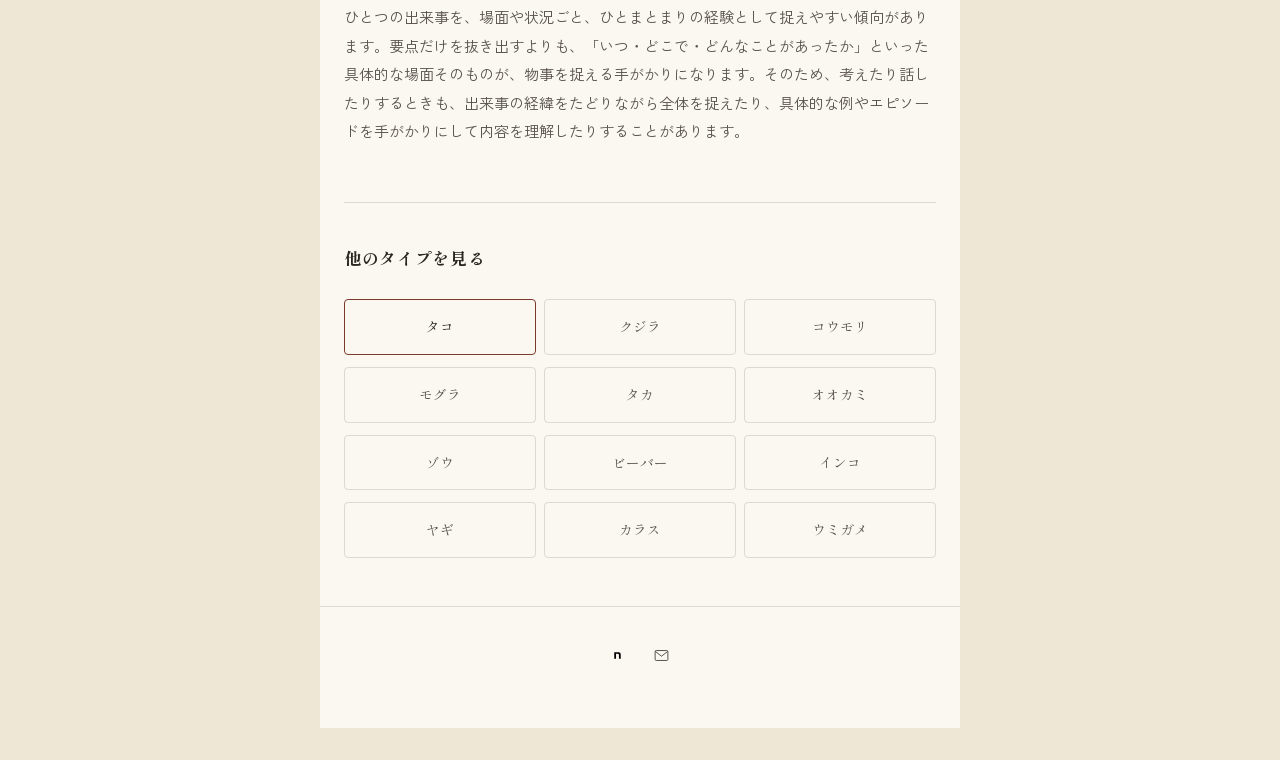
<file: animals/tako.html>
<!DOCTYPE html>
<html lang="ja">
<head>
  <!-- Google tag (gtag.js) -->
  <script async src="https://www.googletagmanager.com/gtag/js?id=G-SE0XJQ8ZEN"></script>
  <script>
    window.dataLayer = window.dataLayer || [];
    function gtag(){dataLayer.push(arguments);}
    gtag('js', new Date());
    gtag('config', 'G-SE0XJQ8ZEN');
  </script>
<meta charset="UTF-8" />
<meta name="viewport" content="width=device-width, initial-scale=1.0" />
<title>タコ型 — COGNITIVE ANIMAL</title>
<meta name="description" content="認知タイプ診断 COGNITIVE ANIMAL — タコ型の結果ページ" />
<link rel="icon" href="../favicon.ico" sizes="any">
<link rel="icon" type="image/png" sizes="32x32" href="../favicon-32x32.png">
<link rel="icon" type="image/png" sizes="16x16" href="../favicon-16x16.png">
<link rel="apple-touch-icon" href="../apple-touch-icon.png">
<link rel="icon" type="image/png" sizes="192x192" href="../android-chrome-192x192.png">
<link rel="icon" type="image/png" sizes="512x512" href="../android-chrome-512x512.png">
<link rel="stylesheet" href="../css/style.css" />
</head>
<body data-animal="tako">
<div class="sheet">

<header class="site-header">
  <a class="brand" href="../index.html">COGNITIVE ANIMAL</a>
  <div class="lang-toggle" hidden>
    <button id="lang-jp" onclick="setLang('jp')" aria-current="true">JP</button>
    <span aria-hidden="true">/</span>
    <button id="lang-en" onclick="setLang('en')" aria-current="false">EN</button>
  </div>
</header>

<main class="page">

  <section class="result-header">
    <p class="result-axis" id="axis-label"></p>
    <h1 class="result-name-jp" id="animal-name-jp"></h1>
    <p class="result-catchphrase-en" id="catchphrase-en"></p>
    <p class="result-catchphrase" id="catchphrase"></p>
  </section>

  <hr class="rule" />

  <section class="narrative">
    <h2 class="section-heading">世界の感じ方</h2>
    <p class="lede" id="lede"></p>
    <p id="narrative-opening"></p>
  </section>

  <hr class="rule" />

  <section class="narrative">
    <h2 class="section-heading">野生との共鳴</h2>
    <p class="narrative-label" id="survival-label"></p>
    <p id="narrative-survival"></p>
    <p id="narrative-bridge"></p>
    <p id="narrative-closing"></p>
  </section>

  <div class="page-break"></div>

  <section>
    <h2 class="section-heading" id="brain-heading"></h2>

    <div class="trait-block vak">
      <span class="trait-label" id="vak-label"></span>
      <ul class="trait-bullets" id="vak-bullets"></ul>
      <p class="trait-description" id="vak-description"></p>
    </div>

    <div class="trait-block eawp">
      <span class="trait-label" id="eawp-label"></span>
      <ul class="trait-bullets" id="eawp-bullets"></ul>
      <p class="trait-description" id="eawp-description"></p>
    </div>
  </section>

  <hr class="rule" />

  <section>
    <h2 class="section-heading">他のタイプを見る</h2>
    <nav class="animal-index" id="animal-index" aria-label="12タイプ一覧"></nav>
  </section>

</main>

<footer class="site-footer">
  <a href="https://note.com/mark_of_ink" target="_blank" rel="noopener" aria-label="Note（Mark of ink）">
    <svg viewBox="0 0 493 493" width="15" height="15"><path fill="#000000" d="m139.57,142.06c41.19,0,97.6-2.09,138.1-1.04,54.34,1.39,74.76,25.06,75.45,83.53.69,33.06,0,127.73,0,127.73h-58.79c0-82.83.35-96.5,0-122.6-.69-22.97-7.25-33.92-24.9-36.01-18.69-2.09-71.07-.35-71.07-.35v158.96h-58.79v-210.22Z"/></svg>
  </a>
  <a href="mailto:markofinkworks@gmail.com" aria-label="お問い合わせ">
    <svg viewBox="0 0 24 24" width="17" height="17"><rect x="3" y="5" width="18" height="14" rx="1.5" fill="none" stroke="currentColor" stroke-width="1.4"/><path d="M3 6l9 7 9-7" fill="none" stroke="currentColor" stroke-width="1.4"/></svg>
  </a>
</footer>

</div>

<script src="../js/data.js"></script>
<script src="../js/render.js"></script>
</body>
</html>
</file>
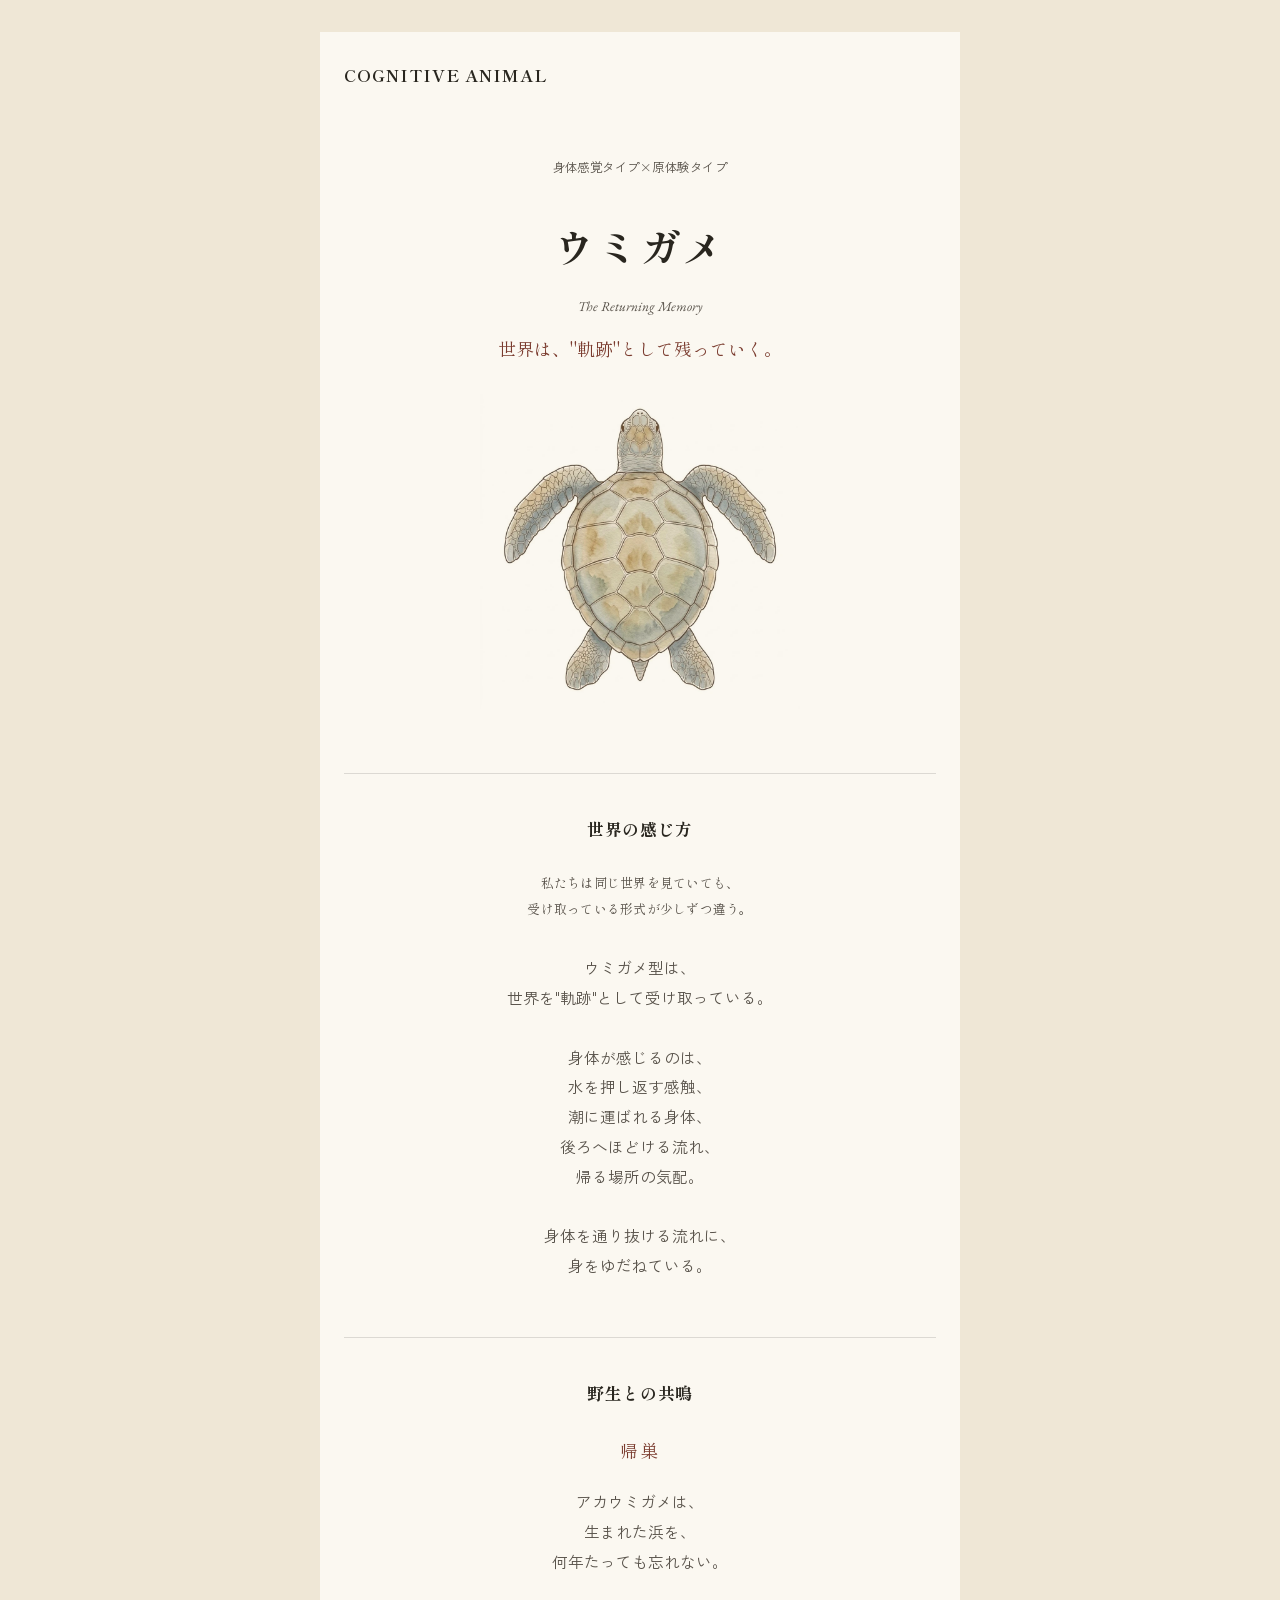
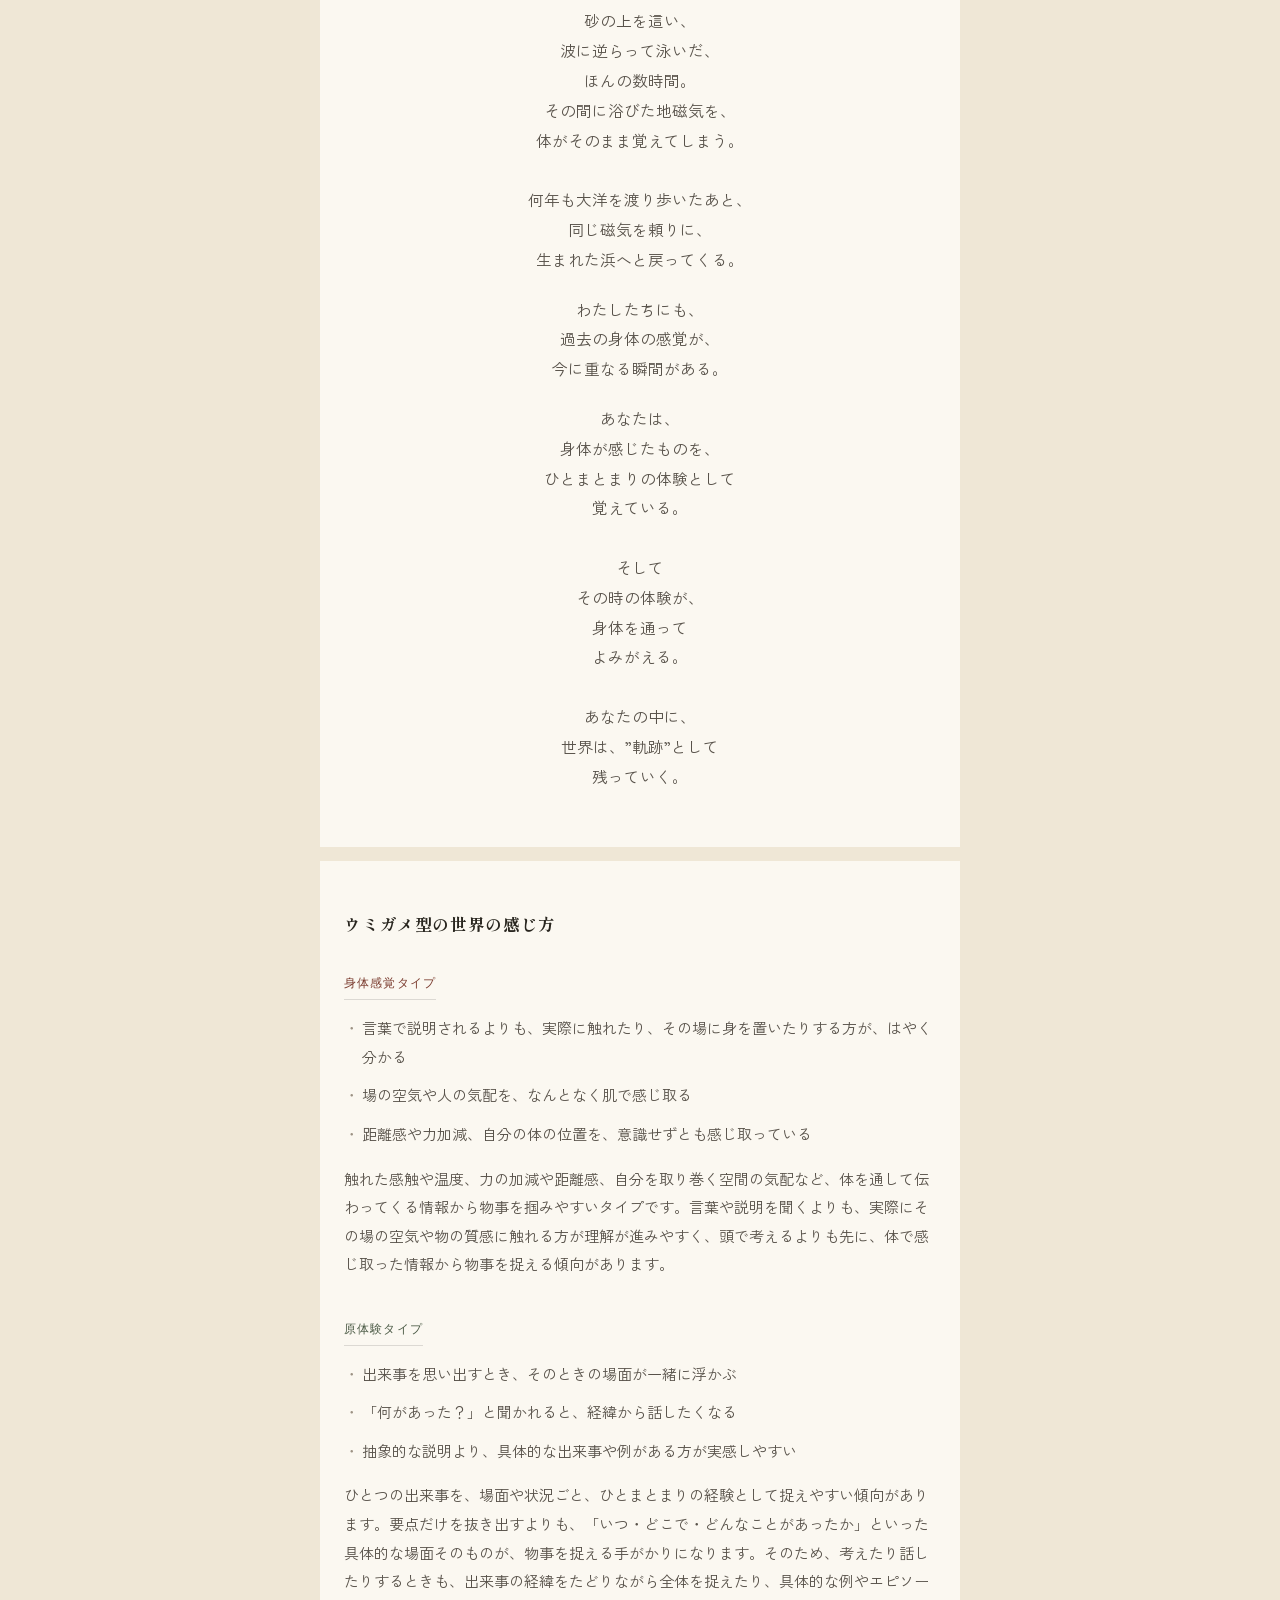
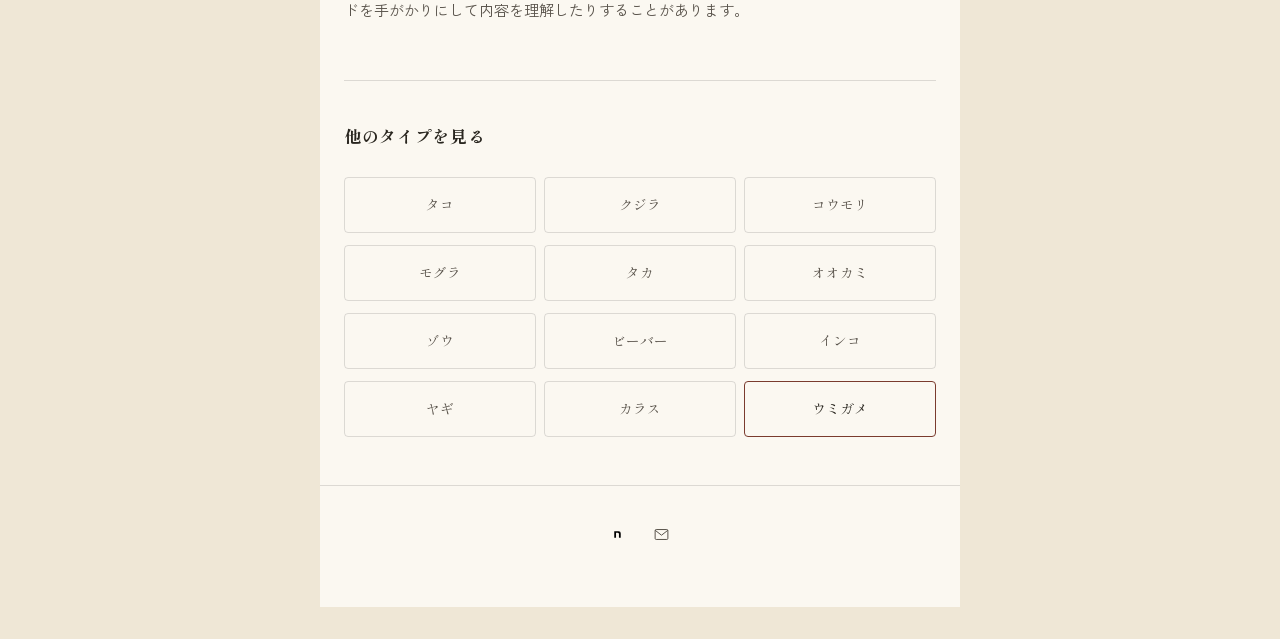
<file: animals/umigame.html>
<!DOCTYPE html>
<html lang="ja">
<head>
  <!-- Google tag (gtag.js) -->
  <script async src="https://www.googletagmanager.com/gtag/js?id=G-SE0XJQ8ZEN"></script>
  <script>
    window.dataLayer = window.dataLayer || [];
    function gtag(){dataLayer.push(arguments);}
    gtag('js', new Date());
    gtag('config', 'G-SE0XJQ8ZEN');
  </script>
<meta charset="UTF-8" />
<meta name="viewport" content="width=device-width, initial-scale=1.0" />
<title>ウミガメ型 — COGNITIVE ANIMAL</title>
<meta name="description" content="認知タイプ診断 COGNITIVE ANIMAL — ウミガメ型の結果ページ" />
<link rel="icon" href="../favicon.ico" sizes="any">
<link rel="icon" type="image/png" sizes="32x32" href="../favicon-32x32.png">
<link rel="icon" type="image/png" sizes="16x16" href="../favicon-16x16.png">
<link rel="apple-touch-icon" href="../apple-touch-icon.png">
<link rel="icon" type="image/png" sizes="192x192" href="../android-chrome-192x192.png">
<link rel="icon" type="image/png" sizes="512x512" href="../android-chrome-512x512.png">
<link rel="stylesheet" href="../css/style.css" />
</head>
<body data-animal="umigame">
<div class="sheet">

<header class="site-header">
  <a class="brand" href="../index.html">COGNITIVE ANIMAL</a>
  <div class="lang-toggle" hidden>
    <button id="lang-jp" onclick="setLang('jp')" aria-current="true">JP</button>
    <span aria-hidden="true">/</span>
    <button id="lang-en" onclick="setLang('en')" aria-current="false">EN</button>
  </div>
</header>

<main class="page">

  <section class="result-header">
    <p class="result-axis" id="axis-label"></p>
    <h1 class="result-name-jp" id="animal-name-jp"></h1>
    <p class="result-catchphrase-en" id="catchphrase-en"></p>
    <p class="result-catchphrase" id="catchphrase"></p>
  </section>

  <hr class="rule" />

  <section class="narrative">
    <h2 class="section-heading">世界の感じ方</h2>
    <p class="lede" id="lede"></p>
    <p id="narrative-opening"></p>
  </section>

  <hr class="rule" />

  <section class="narrative">
    <h2 class="section-heading">野生との共鳴</h2>
    <p class="narrative-label" id="survival-label"></p>
    <p id="narrative-survival"></p>
    <p id="narrative-bridge"></p>
    <p id="narrative-closing"></p>
  </section>

  <div class="page-break"></div>

  <section>
    <h2 class="section-heading" id="brain-heading"></h2>

    <div class="trait-block vak">
      <span class="trait-label" id="vak-label"></span>
      <ul class="trait-bullets" id="vak-bullets"></ul>
      <p class="trait-description" id="vak-description"></p>
    </div>

    <div class="trait-block eawp">
      <span class="trait-label" id="eawp-label"></span>
      <ul class="trait-bullets" id="eawp-bullets"></ul>
      <p class="trait-description" id="eawp-description"></p>
    </div>
  </section>

  <hr class="rule" />

  <section>
    <h2 class="section-heading">他のタイプを見る</h2>
    <nav class="animal-index" id="animal-index" aria-label="12タイプ一覧"></nav>
  </section>

</main>

<footer class="site-footer">
  <a href="https://note.com/mark_of_ink" target="_blank" rel="noopener" aria-label="Note（Mark of ink）">
    <svg viewBox="0 0 493 493" width="15" height="15"><path fill="#000000" d="m139.57,142.06c41.19,0,97.6-2.09,138.1-1.04,54.34,1.39,74.76,25.06,75.45,83.53.69,33.06,0,127.73,0,127.73h-58.79c0-82.83.35-96.5,0-122.6-.69-22.97-7.25-33.92-24.9-36.01-18.69-2.09-71.07-.35-71.07-.35v158.96h-58.79v-210.22Z"/></svg>
  </a>
  <a href="mailto:markofinkworks@gmail.com" aria-label="お問い合わせ">
    <svg viewBox="0 0 24 24" width="17" height="17"><rect x="3" y="5" width="18" height="14" rx="1.5" fill="none" stroke="currentColor" stroke-width="1.4"/><path d="M3 6l9 7 9-7" fill="none" stroke="currentColor" stroke-width="1.4"/></svg>
  </a>
</footer>

</div>

<script src="../js/data.js"></script>
<script src="../js/render.js"></script>
</body>
</html>
</file>
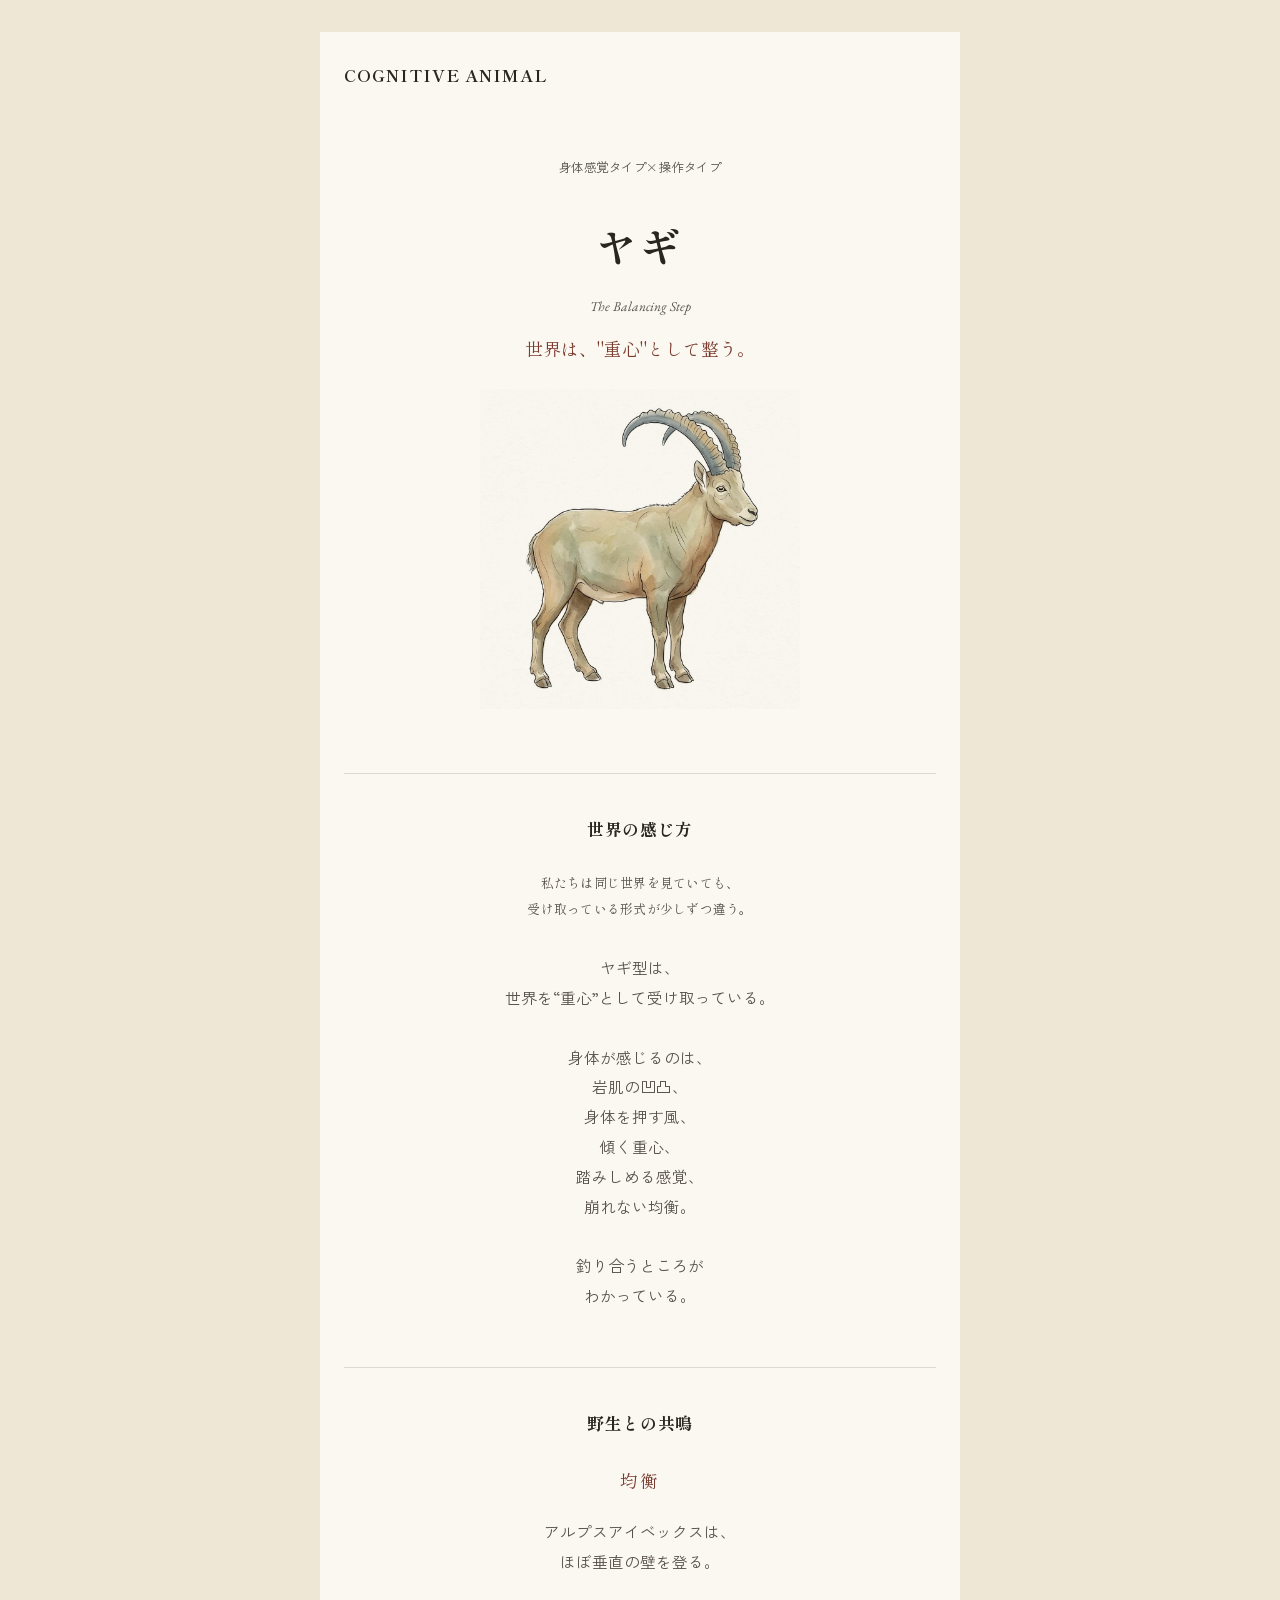
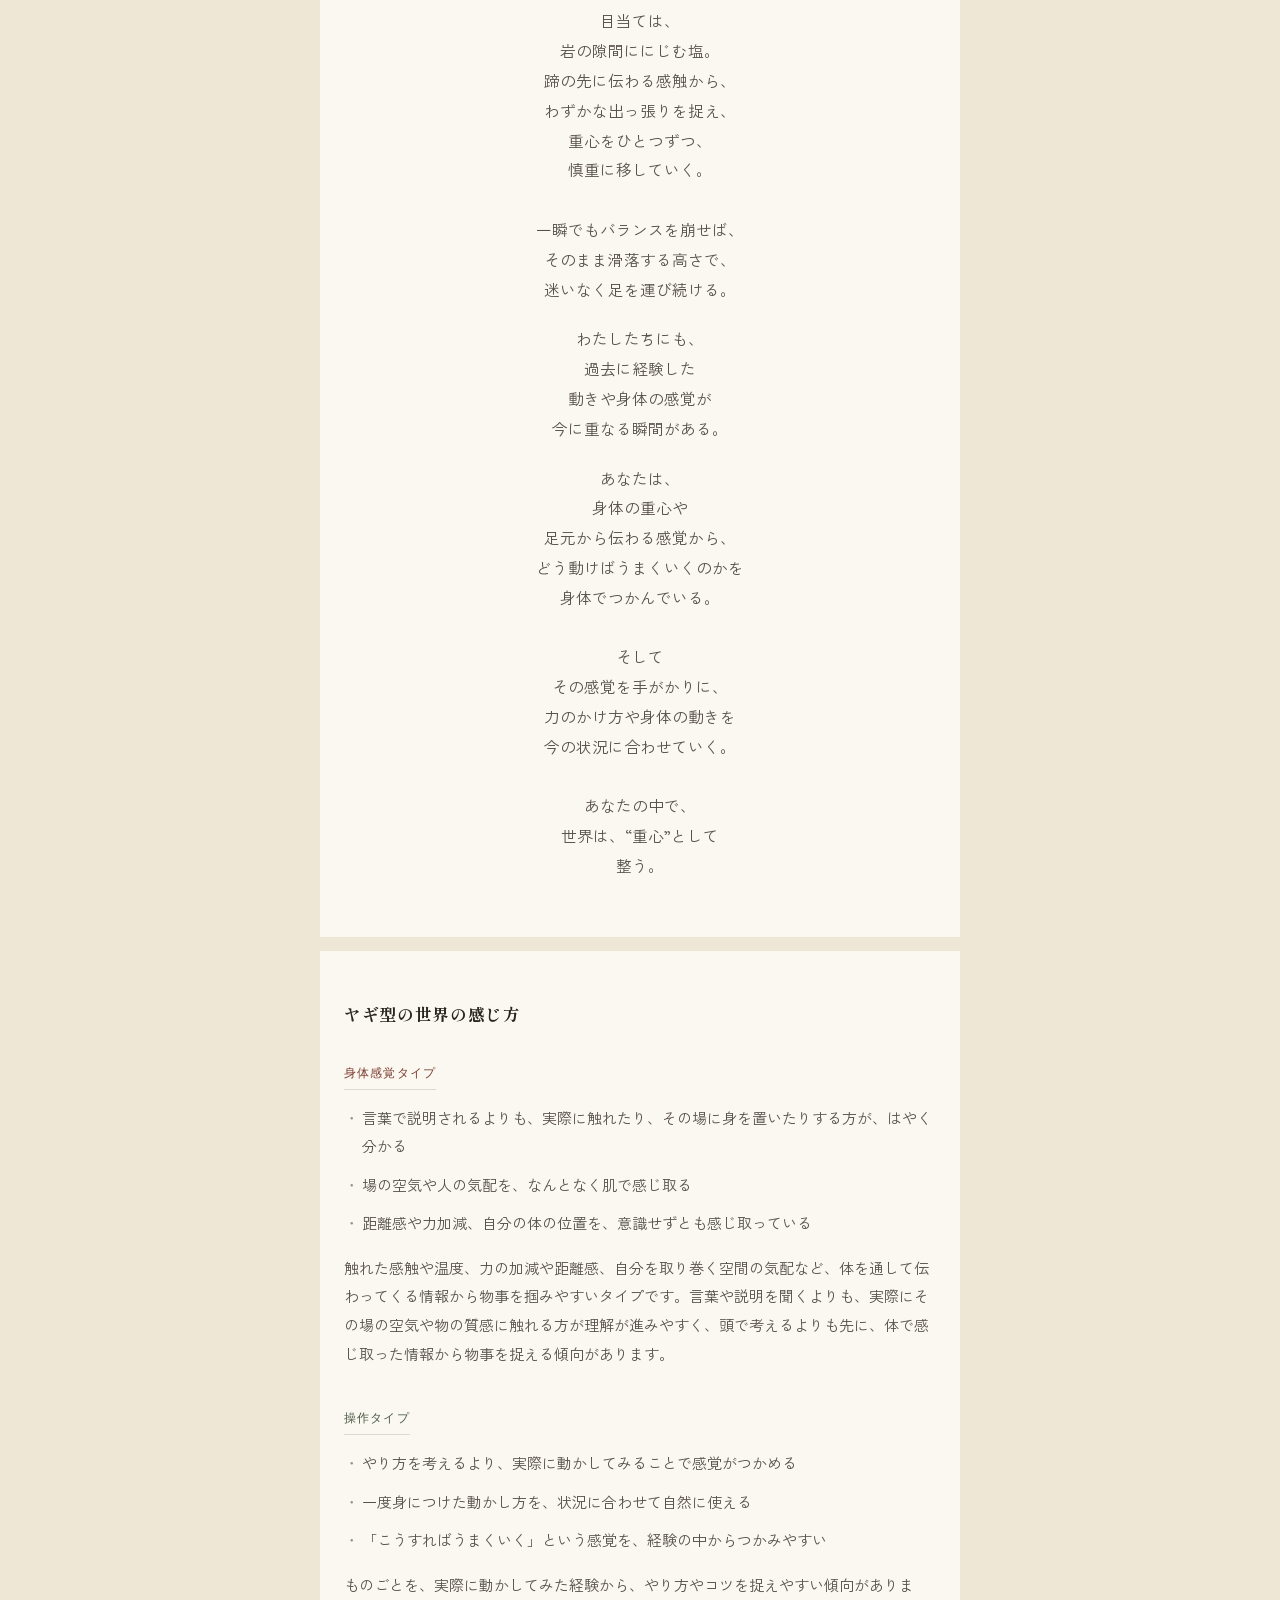
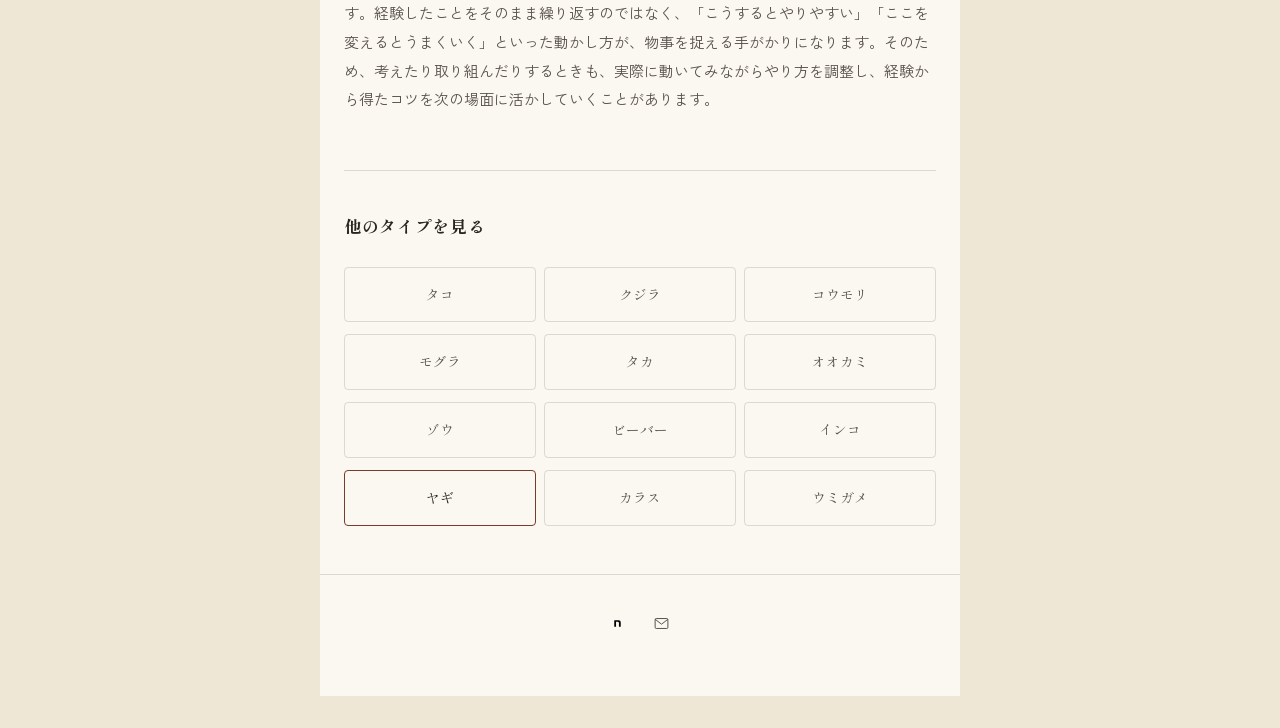
<file: animals/yagi.html>
<!DOCTYPE html>
<html lang="ja">
<head>
  <!-- Google tag (gtag.js) -->
  <script async src="https://www.googletagmanager.com/gtag/js?id=G-SE0XJQ8ZEN"></script>
  <script>
    window.dataLayer = window.dataLayer || [];
    function gtag(){dataLayer.push(arguments);}
    gtag('js', new Date());
    gtag('config', 'G-SE0XJQ8ZEN');
  </script>
<meta charset="UTF-8" />
<meta name="viewport" content="width=device-width, initial-scale=1.0" />
<title>ヤギ型 — COGNITIVE ANIMAL</title>
<meta name="description" content="認知タイプ診断 COGNITIVE ANIMAL — ヤギ型の結果ページ" />
<link rel="icon" href="../favicon.ico" sizes="any">
<link rel="icon" type="image/png" sizes="32x32" href="../favicon-32x32.png">
<link rel="icon" type="image/png" sizes="16x16" href="../favicon-16x16.png">
<link rel="apple-touch-icon" href="../apple-touch-icon.png">
<link rel="icon" type="image/png" sizes="192x192" href="../android-chrome-192x192.png">
<link rel="icon" type="image/png" sizes="512x512" href="../android-chrome-512x512.png">
<link rel="stylesheet" href="../css/style.css" />
</head>
<body data-animal="yagi">
<div class="sheet">

<header class="site-header">
  <a class="brand" href="../index.html">COGNITIVE ANIMAL</a>
  <div class="lang-toggle" hidden>
    <button id="lang-jp" onclick="setLang('jp')" aria-current="true">JP</button>
    <span aria-hidden="true">/</span>
    <button id="lang-en" onclick="setLang('en')" aria-current="false">EN</button>
  </div>
</header>

<main class="page">

  <section class="result-header">
    <p class="result-axis" id="axis-label"></p>
    <h1 class="result-name-jp" id="animal-name-jp"></h1>
    <p class="result-catchphrase-en" id="catchphrase-en"></p>
    <p class="result-catchphrase" id="catchphrase"></p>
  </section>

  <hr class="rule" />

  <section class="narrative">
    <h2 class="section-heading">世界の感じ方</h2>
    <p class="lede" id="lede"></p>
    <p id="narrative-opening"></p>
  </section>

  <hr class="rule" />

  <section class="narrative">
    <h2 class="section-heading">野生との共鳴</h2>
    <p class="narrative-label" id="survival-label"></p>
    <p id="narrative-survival"></p>
    <p id="narrative-bridge"></p>
    <p id="narrative-closing"></p>
  </section>

  <div class="page-break"></div>

  <section>
    <h2 class="section-heading" id="brain-heading"></h2>

    <div class="trait-block vak">
      <span class="trait-label" id="vak-label"></span>
      <ul class="trait-bullets" id="vak-bullets"></ul>
      <p class="trait-description" id="vak-description"></p>
    </div>

    <div class="trait-block eawp">
      <span class="trait-label" id="eawp-label"></span>
      <ul class="trait-bullets" id="eawp-bullets"></ul>
      <p class="trait-description" id="eawp-description"></p>
    </div>
  </section>

  <hr class="rule" />

  <section>
    <h2 class="section-heading">他のタイプを見る</h2>
    <nav class="animal-index" id="animal-index" aria-label="12タイプ一覧"></nav>
  </section>

</main>

<footer class="site-footer">
  <a href="https://note.com/mark_of_ink" target="_blank" rel="noopener" aria-label="Note（Mark of ink）">
    <svg viewBox="0 0 493 493" width="15" height="15"><path fill="#000000" d="m139.57,142.06c41.19,0,97.6-2.09,138.1-1.04,54.34,1.39,74.76,25.06,75.45,83.53.69,33.06,0,127.73,0,127.73h-58.79c0-82.83.35-96.5,0-122.6-.69-22.97-7.25-33.92-24.9-36.01-18.69-2.09-71.07-.35-71.07-.35v158.96h-58.79v-210.22Z"/></svg>
  </a>
  <a href="mailto:markofinkworks@gmail.com" aria-label="お問い合わせ">
    <svg viewBox="0 0 24 24" width="17" height="17"><rect x="3" y="5" width="18" height="14" rx="1.5" fill="none" stroke="currentColor" stroke-width="1.4"/><path d="M3 6l9 7 9-7" fill="none" stroke="currentColor" stroke-width="1.4"/></svg>
  </a>
</footer>

</div>

<script src="../js/data.js"></script>
<script src="../js/render.js"></script>
</body>
</html>
</file>
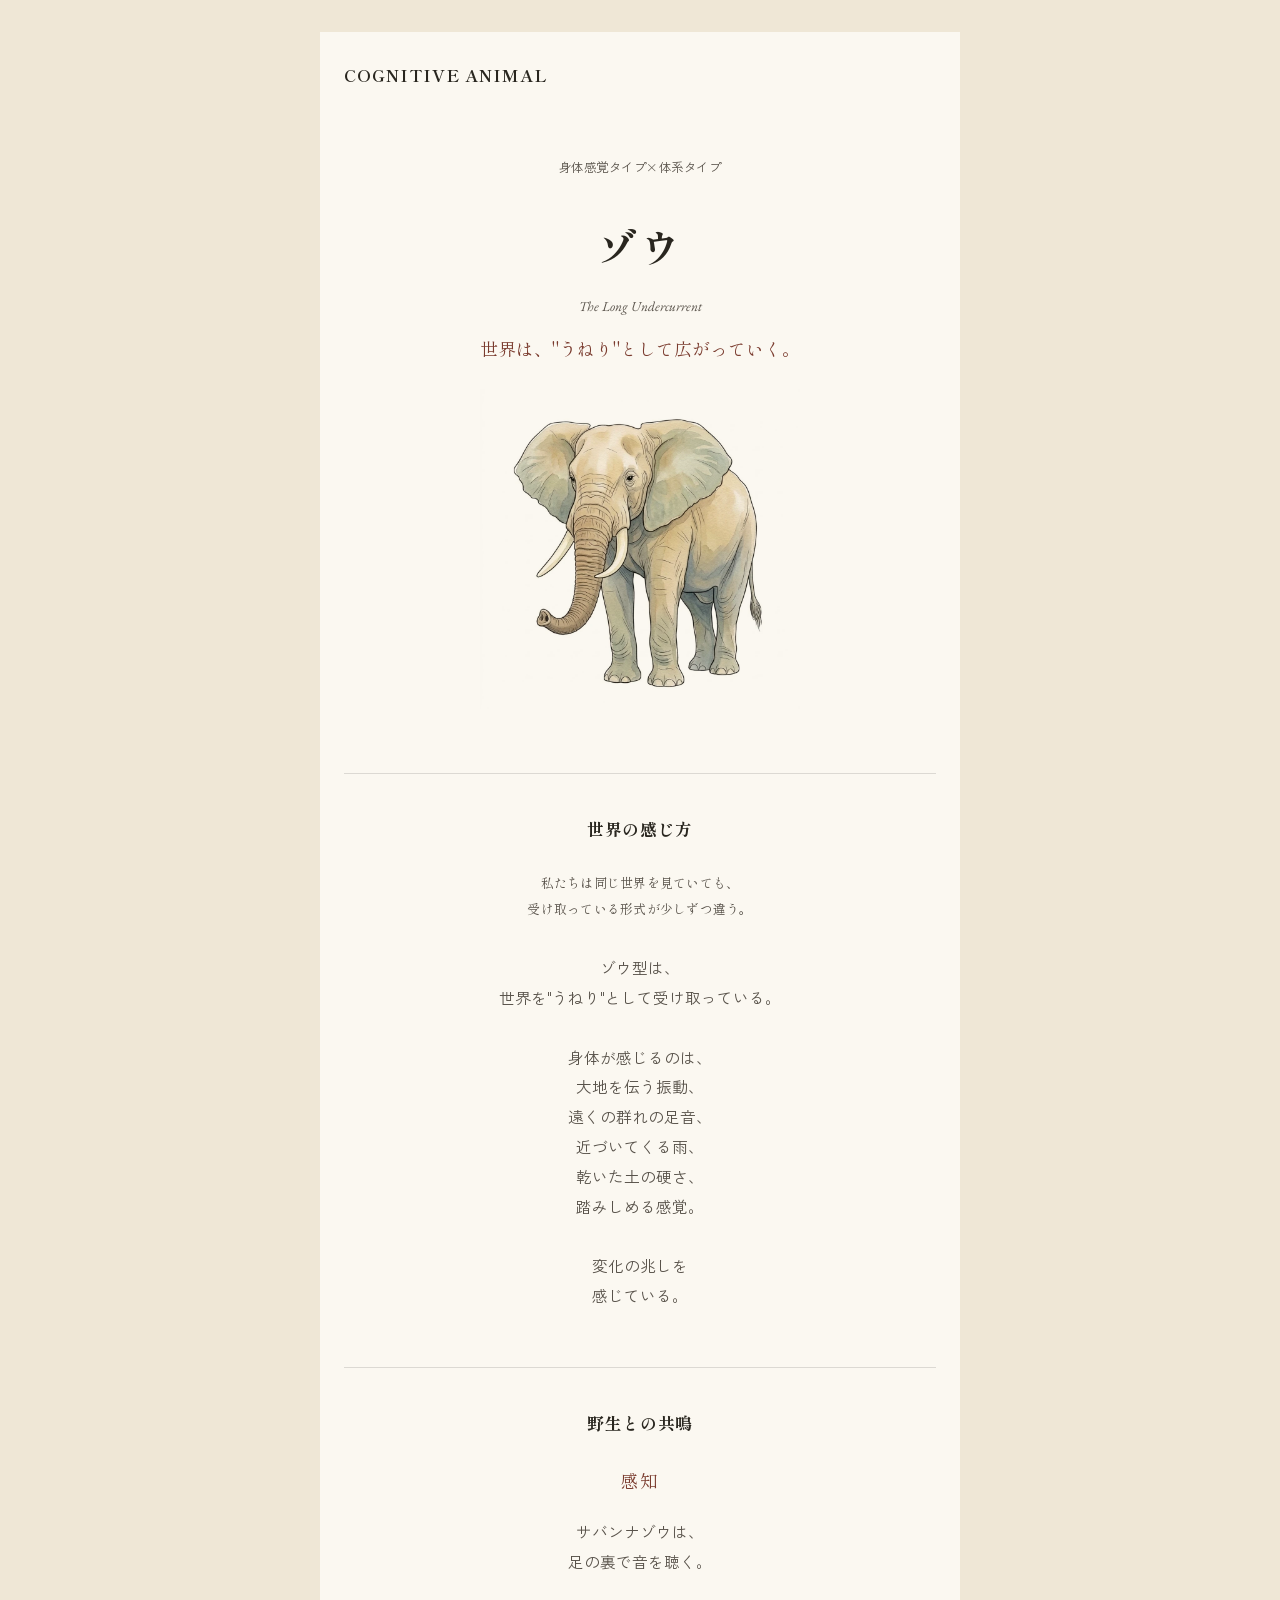
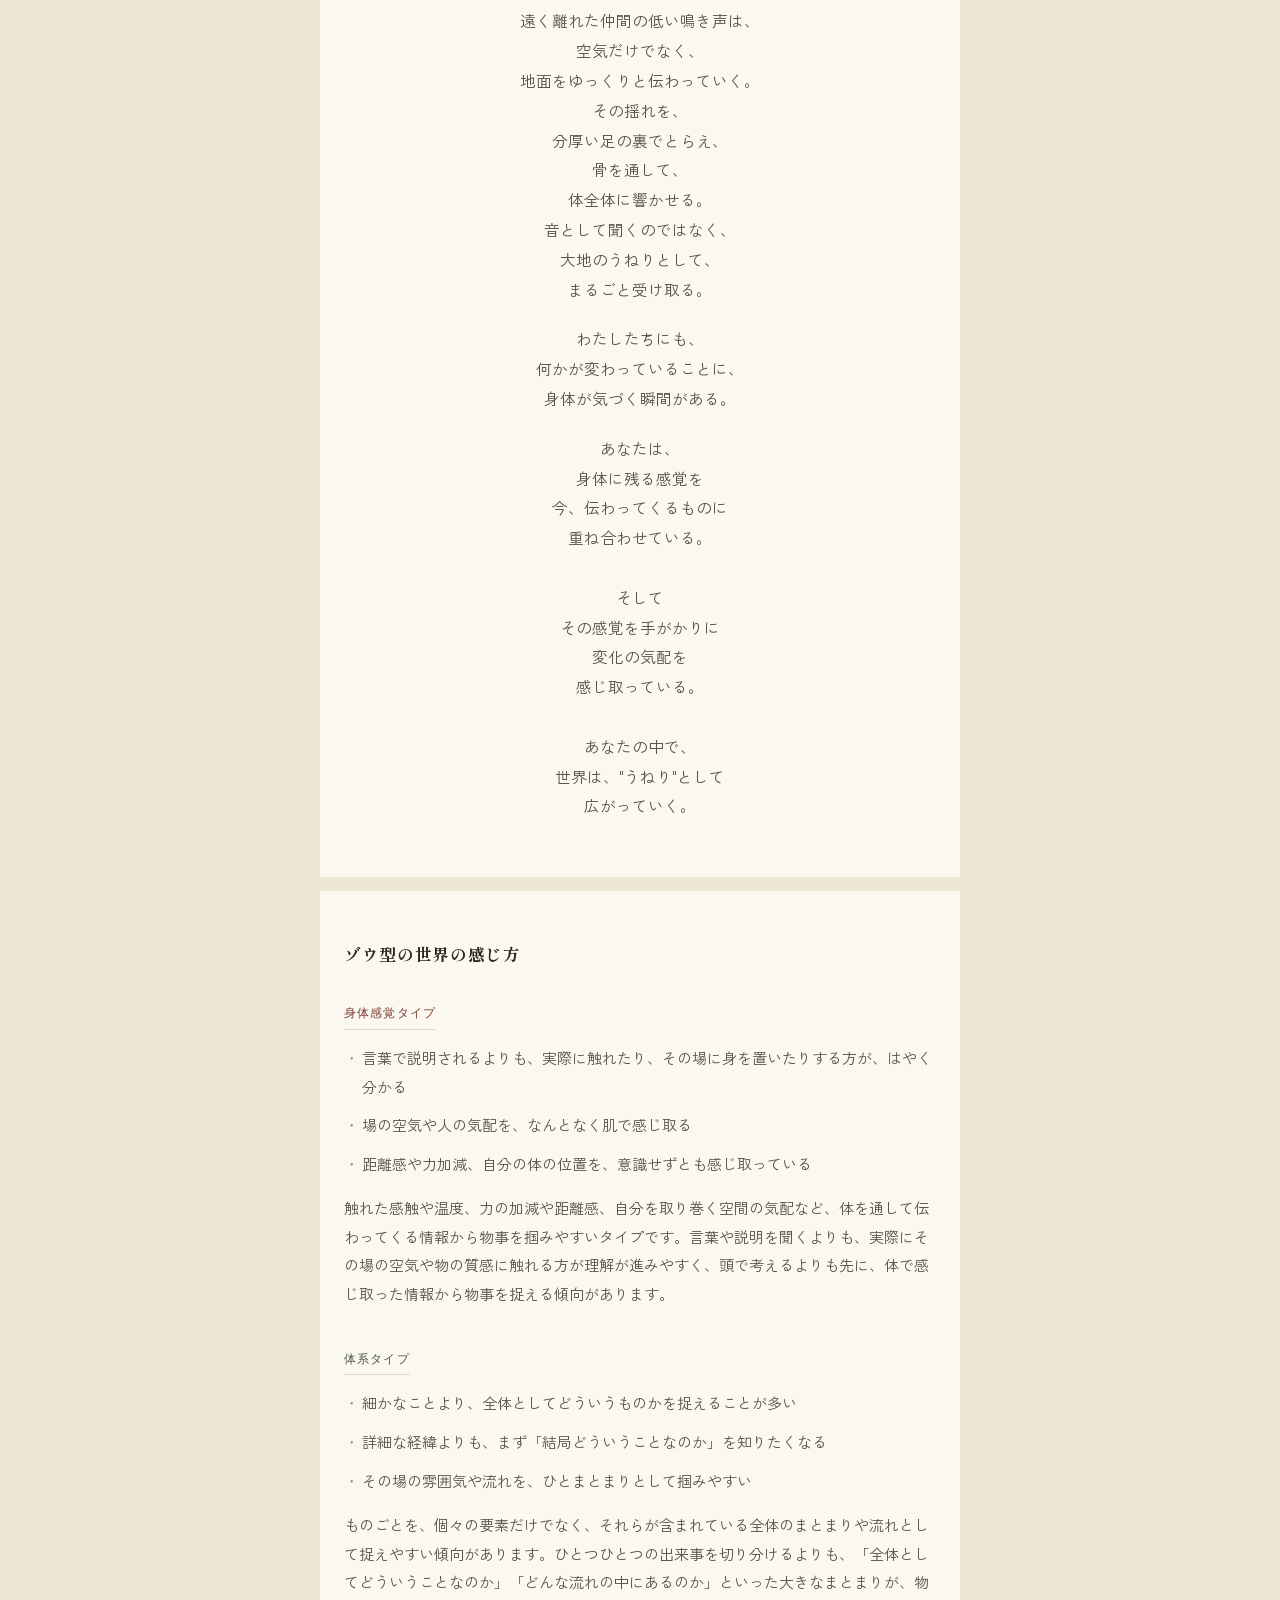
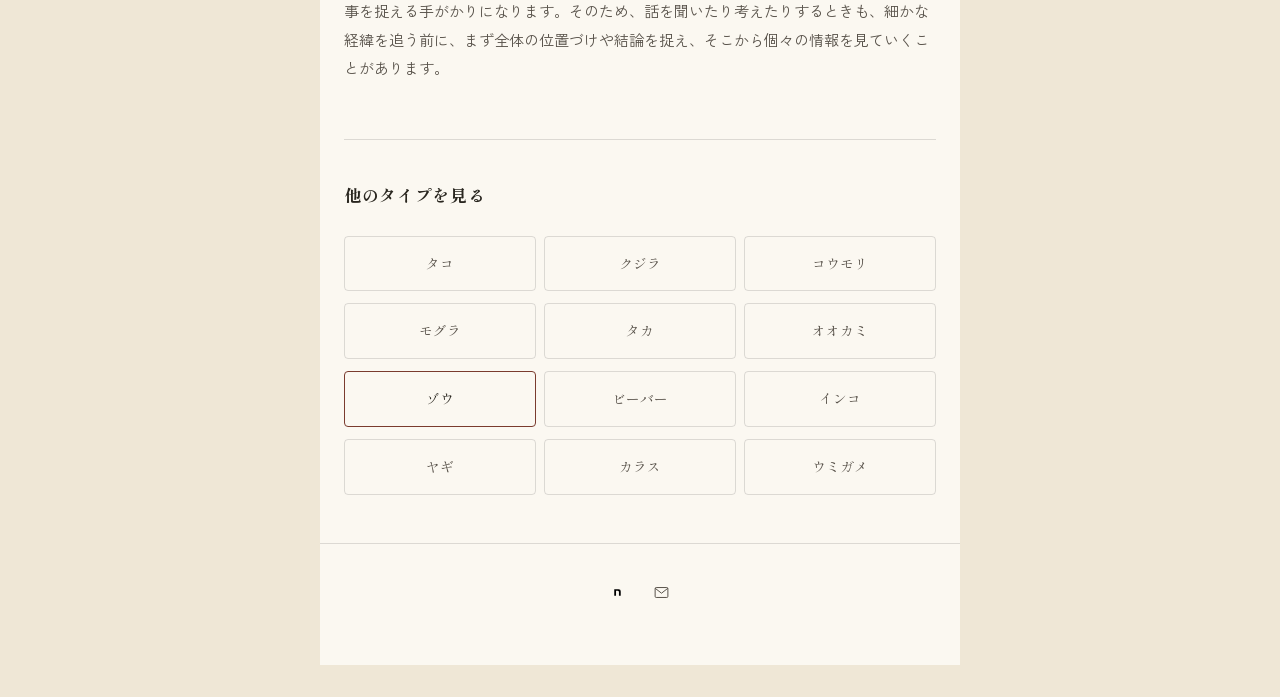
<file: animals/zou.html>
<!DOCTYPE html>
<html lang="ja">
<head>
  <!-- Google tag (gtag.js) -->
  <script async src="https://www.googletagmanager.com/gtag/js?id=G-SE0XJQ8ZEN"></script>
  <script>
    window.dataLayer = window.dataLayer || [];
    function gtag(){dataLayer.push(arguments);}
    gtag('js', new Date());
    gtag('config', 'G-SE0XJQ8ZEN');
  </script>
<meta charset="UTF-8" />
<meta name="viewport" content="width=device-width, initial-scale=1.0" />
<title>ゾウ型 — COGNITIVE ANIMAL</title>
<meta name="description" content="認知タイプ診断 COGNITIVE ANIMAL — ゾウ型の結果ページ" />
<link rel="icon" href="../favicon.ico" sizes="any">
<link rel="icon" type="image/png" sizes="32x32" href="../favicon-32x32.png">
<link rel="icon" type="image/png" sizes="16x16" href="../favicon-16x16.png">
<link rel="apple-touch-icon" href="../apple-touch-icon.png">
<link rel="icon" type="image/png" sizes="192x192" href="../android-chrome-192x192.png">
<link rel="icon" type="image/png" sizes="512x512" href="../android-chrome-512x512.png">
<link rel="stylesheet" href="../css/style.css" />
</head>
<body data-animal="zou">
<div class="sheet">

<header class="site-header">
  <a class="brand" href="../index.html">COGNITIVE ANIMAL</a>
  <div class="lang-toggle" hidden>
    <button id="lang-jp" onclick="setLang('jp')" aria-current="true">JP</button>
    <span aria-hidden="true">/</span>
    <button id="lang-en" onclick="setLang('en')" aria-current="false">EN</button>
  </div>
</header>

<main class="page">

  <section class="result-header">
    <p class="result-axis" id="axis-label"></p>
    <h1 class="result-name-jp" id="animal-name-jp"></h1>
    <p class="result-catchphrase-en" id="catchphrase-en"></p>
    <p class="result-catchphrase" id="catchphrase"></p>
  </section>

  <hr class="rule" />

  <section class="narrative">
    <h2 class="section-heading">世界の感じ方</h2>
    <p class="lede" id="lede"></p>
    <p id="narrative-opening"></p>
  </section>

  <hr class="rule" />

  <section class="narrative">
    <h2 class="section-heading">野生との共鳴</h2>
    <p class="narrative-label" id="survival-label"></p>
    <p id="narrative-survival"></p>
    <p id="narrative-bridge"></p>
    <p id="narrative-closing"></p>
  </section>

  <div class="page-break"></div>

  <section>
    <h2 class="section-heading" id="brain-heading"></h2>

    <div class="trait-block vak">
      <span class="trait-label" id="vak-label"></span>
      <ul class="trait-bullets" id="vak-bullets"></ul>
      <p class="trait-description" id="vak-description"></p>
    </div>

    <div class="trait-block eawp">
      <span class="trait-label" id="eawp-label"></span>
      <ul class="trait-bullets" id="eawp-bullets"></ul>
      <p class="trait-description" id="eawp-description"></p>
    </div>
  </section>

  <hr class="rule" />

  <section>
    <h2 class="section-heading">他のタイプを見る</h2>
    <nav class="animal-index" id="animal-index" aria-label="12タイプ一覧"></nav>
  </section>

</main>

<footer class="site-footer">
  <a href="https://note.com/mark_of_ink" target="_blank" rel="noopener" aria-label="Note（Mark of ink）">
    <svg viewBox="0 0 493 493" width="15" height="15"><path fill="#000000" d="m139.57,142.06c41.19,0,97.6-2.09,138.1-1.04,54.34,1.39,74.76,25.06,75.45,83.53.69,33.06,0,127.73,0,127.73h-58.79c0-82.83.35-96.5,0-122.6-.69-22.97-7.25-33.92-24.9-36.01-18.69-2.09-71.07-.35-71.07-.35v158.96h-58.79v-210.22Z"/></svg>
  </a>
  <a href="mailto:markofinkworks@gmail.com" aria-label="お問い合わせ">
    <svg viewBox="0 0 24 24" width="17" height="17"><rect x="3" y="5" width="18" height="14" rx="1.5" fill="none" stroke="currentColor" stroke-width="1.4"/><path d="M3 6l9 7 9-7" fill="none" stroke="currentColor" stroke-width="1.4"/></svg>
  </a>
</footer>

</div>

<script src="../js/data.js"></script>
<script src="../js/render.js"></script>
</body>
</html>
</file>
<file: css/style.css>
@import url('https://fonts.googleapis.com/css2?family=Shippori+Mincho:wght@400;500;700&family=EB+Garamond:ital,wght@0,400;0,500;1,400&family=Zen+Kaku+Gothic+New:wght@400;500;700&family=DM+Sans:wght@300;400;500&display=swap');

/* ─────────────────────────────
   DESIGN TOKENS
───────────────────────────── */
:root {
  color-scheme: light;
  --paper:       #F8F4EA;
  --paper-deep:  #EFE7D6;
  --paper-card:  #FBF8F1;
  --ink:         #29261F;
  --ink-soft:    #58524A;
  --ink-faint:   #9C9284;
  --accent:      #7A3B2E;   /* faded vermillion (seal ink) */
  --accent-strong: #762819; /* 生存戦略ラベル用の強めの朱色 */
  --accent-2:    #4B5A45;   /* faded verdigris (secondary axis) */
  --rule:        rgba(33, 31, 28, 0.14);
  --rule-strong: rgba(33, 31, 28, 0.28);

  --font-mincho: 'Shippori Mincho', serif;
  --font-garamond: 'EB Garamond', serif;
  --font-gothic: 'Zen Kaku Gothic New', sans-serif;
  --font-sans: 'DM Sans', sans-serif;

  --measure: 640px;
}

* , *::before, *::after { box-sizing: border-box; margin: 0; padding: 0; }

html { scroll-behavior: smooth; }

body {
  background: var(--paper-deep);
  color: var(--ink);
  font-family: var(--font-gothic), var(--font-sans);
  font-weight: 400;
  line-height: 1.9;
  -webkit-font-smoothing: antialiased;
}

.sheet {
  max-width: var(--measure);
  margin: 32px auto;
  background: var(--paper-card);
}

a { color: inherit; }

img, svg { display: block; max-width: 100%; }

/* ─────────────────────────────
   LAYOUT
───────────────────────────── */
.page {
  padding: 64px 24px 48px;
}

.page-break {
  height: 14px;
  background: var(--paper-deep);
  margin: 56px -24px 48px;
}

.site-header {
  display: flex;
  align-items: baseline;
  justify-content: space-between;
  padding: 28px 24px 0;
}

.site-header .brand {
  font-family: var(--font-mincho);
  font-size: 1.05rem;
  font-weight: 700;
  letter-spacing: 0.06em;
  text-decoration: none;
  color: var(--ink);
}

.lang-toggle[hidden] {
  display: none;
}

.lang-toggle {
  display: inline-flex;
  gap: 6px;
  font-family: var(--font-sans);
  font-size: 0.72rem;
  letter-spacing: 0.08em;
}

.lang-toggle button {
  background: none;
  border: none;
  cursor: pointer;
  font-family: inherit;
  font-size: inherit;
  letter-spacing: inherit;
  color: var(--ink-faint);
  padding: 2px 4px;
}

.lang-toggle button[aria-current="true"] {
  color: var(--ink);
  border-bottom: 1px solid var(--accent);
}

/* ─────────────────────────────
   HAIRLINE RULE / SECTION HEADING
───────────────────────────── */
.rule {
  border: none;
  border-top: 1px solid var(--rule);
  margin: 56px 0 40px;
}

.section-heading {
  font-family: var(--font-mincho);
  font-size: 1.05rem;
  font-weight: 700;
  letter-spacing: 0.04em;
  color: var(--ink);
  margin-bottom: 24px;
}

/* ─────────────────────────────
   RESULT HEADER
───────────────────────────── */
.result-header {
  text-align: center;
  padding-bottom: 8px;
}

.result-axis {
  font-family: var(--font-gothic);
  font-size: 0.78rem;
  letter-spacing: 0.04em;
  color: var(--ink-soft);
  margin-bottom: 28px;
}

.result-name-jp {
  font-family: var(--font-mincho);
  font-size: clamp(1.9rem, 5vw, 2.5rem);
  font-weight: 700;
  letter-spacing: 0.08em;
  margin-bottom: 10px;
}

.result-catchphrase-en {
  font-family: var(--font-garamond);
  font-style: italic;
  font-size: 0.85rem;
  color: var(--ink-soft);
  margin-bottom: 14px;
}

.result-catchphrase {
  font-family: var(--font-mincho);
  font-size: 1.1rem;
  color: var(--accent);
  line-height: 1.8;
}

.result-illustration {
  width: 80%;
  max-width: 320px;
  margin: 24px auto 0;
  overflow: hidden;
}

.result-illustration img {
  width: 100%;
  height: auto;
  mix-blend-mode: multiply; /* 水彩の紙色を背景になじませる */
}

/* ─────────────────────────────
   NARRATIVE / BODY TEXT
───────────────────────────── */
.narrative { text-align: center; }

.narrative p { text-align: center; }

.narrative .lede {
  font-family: var(--font-mincho);
  font-size: 0.8rem;
  letter-spacing: 0.02em;
  line-height: 2;
  color: var(--ink-soft);
  margin-bottom: 32px;
}

.narrative p.narrative-label {
  font-family: var(--font-mincho);
  font-size: 1.1rem;
  letter-spacing: 0.12em;
  color: var(--accent);
}

.narrative p, .prose, .trait-description, .strategy-item p {
  font-size: 0.98rem;
  color: var(--ink-soft);
  margin-bottom: 20px;
  white-space: pre-line;
}

.narrative p:last-child, .prose p:last-child { margin-bottom: 0; }

/* ─────────────────────────────
   VAK / EAWP CARDS
───────────────────────────── */
.trait-block {
  margin-bottom: 32px;
}

.trait-label {
  display: inline-block;
  font-family: var(--font-sans);
  font-size: 0.72rem;
  letter-spacing: 0.1em;
  color: var(--accent);
  margin-bottom: 14px;
  padding-bottom: 4px;
  border-bottom: 1px solid var(--rule);
}

.trait-block.eawp .trait-label { color: var(--accent-2); }

.trait-bullets {
  list-style: none;
  margin-bottom: 16px;
}

.trait-bullets li {
  position: relative;
  padding-left: 18px;
  font-size: 0.94rem;
  color: var(--ink-soft);
  margin-bottom: 10px;
}

.trait-bullets li::before {
  content: "・";
  position: absolute;
  left: 0;
  color: var(--ink-faint);
}

.trait-description {
  font-size: 0.94rem;
  color: var(--ink-soft);
}

/* ─────────────────────────────
   FEATURE
───────────────────────────── */
.feature-bullets {
  list-style: none;
  margin-bottom: 16px;
}

.feature-bullets li {
  position: relative;
  padding-left: 18px;
  font-size: 0.94rem;
  color: var(--ink-soft);
  margin-bottom: 14px;
}

.feature-bullets li::before {
  content: "・";
  position: absolute;
  left: 0;
  color: var(--ink-faint);
}

/* ─────────────────────────────
   STRATEGY
───────────────────────────── */
.strategy-item { margin-bottom: 36px; }
.strategy-item:last-child { margin-bottom: 0; }

.strategy-title {
  font-family: var(--font-mincho);
  font-size: 1rem;
  font-weight: 700;
  margin-bottom: 12px;
}

/* ─────────────────────────────
   CROSS-NAV — other animals
───────────────────────────── */
.animal-index {
  display: grid;
  grid-template-columns: repeat(3, 1fr);
  gap: 12px 8px;
}

@media (max-width: 480px) {
  .animal-index { grid-template-columns: repeat(2, 1fr); }
}

.animal-index a {
  display: block;
  text-align: center;
  text-decoration: none;
  font-family: var(--font-mincho);
  font-size: 0.85rem;
  color: var(--ink-soft);
  padding: 14px 4px;
  border: 1px solid var(--rule);
  border-radius: 4px;
  transition: border-color .2s ease, color .2s ease;
}

.animal-index a:hover,
.animal-index a[aria-current="true"] {
  border-color: var(--accent);
  color: var(--ink);
}

/* ─────────────────────────────
   FOOTER
───────────────────────────── */
.site-footer {
  padding: 40px 24px 64px;
  display: flex;
  align-items: center;
  justify-content: center;
  gap: 28px;
  border-top: 1px solid var(--rule);
}

.site-footer a {
  display: inline-flex;
  align-items: center;
  text-decoration: none;
  color: var(--ink-soft);
}

.site-footer a:hover { color: var(--accent); }

/* ─────────────────────────────
   HOME PAGE
───────────────────────────── */
.home-hero {
  text-align: center;
  padding: 72px 24px 0;
}

.home-title {
  font-family: var(--font-mincho);
  font-weight: 700;
  font-size: clamp(1.8rem, 6vw, 2.6rem);
  letter-spacing: 0.08em;
  margin-bottom: 20px;
}

.home-concept {
  font-family: var(--font-mincho);
  font-size: 1.05rem;
  color: var(--accent);
  margin-bottom: 28px;
}

.home-description {
  font-family: var(--font-gothic);
  font-size: 0.9rem;
  color: var(--ink-soft);
  line-height: 2;
  margin-bottom: 36px;
}

.home-axis-list { text-align: center; }
.home-axis-list span { display: inline-block; text-align: left; }

.home-cta {
  display: block;
  text-align: center;
  text-decoration: none;
  font-family: var(--font-mincho);
  font-size: 0.95rem;
  color: var(--ink);
  padding: 18px 4px;
  border: 1px solid var(--rule-strong);
  border-radius: 4px;
  margin-bottom: 56px;
  transition: border-color .2s ease;
}

.home-cta:hover { border-color: var(--accent); }

.site-footer svg {
  width: 17px;
  height: 17px;
  stroke: currentColor;
  fill: none;
  stroke-width: 1.4;
}

.site-footer svg[viewBox="0 0 493 493"] {
  width: 15px;
  height: 15px;
  stroke: none;
}

/* ─────────────────────────────
   QUIZ SCREEN
───────────────────────────── */
.quiz-progress {
  display: flex;
  align-items: center;
  gap: 14px;
  margin: 40px 0 56px;
}

.quiz-progress-track {
  flex: 1;
  height: 1px;
  background: var(--rule);
  position: relative;
}

.quiz-progress-fill {
  position: absolute;
  top: 0; left: 0; bottom: 0;
  background: var(--accent);
  transition: width .25s ease;
}

.quiz-progress-count {
  font-family: var(--font-sans);
  font-size: 0.72rem;
  letter-spacing: 0.06em;
  color: var(--ink-soft);
  white-space: nowrap;
}

.quiz-eyebrow {
  font-family: var(--font-garamond);
  font-style: italic;
  font-size: 0.85rem;
  color: var(--ink-soft);
  margin-bottom: 14px;
}

.quiz-question {
  font-family: var(--font-mincho);
  font-size: 1.2rem;
  font-weight: 500;
  line-height: 1.95;
  color: var(--ink);
  margin-bottom: 44px;
}

.quiz-options {
  list-style: none;
  display: flex;
  flex-direction: column;
  gap: 12px;
  margin-bottom: 48px;
}

.quiz-option {
  display: flex;
  align-items: center;
  gap: 16px;
  padding: 18px 20px;
  border: 1px solid var(--rule);
  border-radius: 4px;
  cursor: pointer;
  background: none;
  width: 100%;
  text-align: left;
  font-family: var(--font-gothic), var(--font-sans);
  transition: border-color .2s ease;
}

.quiz-option:hover {
  border-color: var(--rule-strong);
}

.quiz-option-radio {
  flex: none;
  width: 16px;
  height: 16px;
  border-radius: 50%;
  border: 1.5px solid var(--ink-faint);
  position: relative;
  transition: border-color .2s ease;
}

.quiz-option-radio::after {
  content: "";
  position: absolute;
  inset: 3px;
  border-radius: 50%;
  background: var(--accent);
  opacity: 0;
  transition: opacity .15s ease;
}

.quiz-option-text {
  font-size: 0.94rem;
  color: var(--ink-soft);
  line-height: 1.8;
}

.quiz-option.is-selected {
  border-color: var(--accent);
}

.quiz-option.is-selected .quiz-option-radio {
  border-color: var(--accent);
}

.quiz-option.is-selected .quiz-option-radio::after {
  opacity: 1;
}

.quiz-option.is-selected .quiz-option-text {
  color: var(--ink);
}

.quiz-nav {
  display: flex;
  align-items: center;
  justify-content: space-between;
}

.quiz-nav-btn {
  font-family: var(--font-mincho);
  font-size: 0.92rem;
  color: var(--ink-soft);
  background: none;
  border: 1px solid var(--rule-strong);
  border-radius: 4px;
  padding: 14px 32px;
  cursor: pointer;
  transition: border-color .2s ease, color .2s ease;
}

.quiz-nav-btn:hover {
  border-color: var(--accent);
}

.quiz-nav-btn.is-disabled {
  color: var(--ink-faint);
  border-color: var(--rule);
  cursor: not-allowed;
}

.quiz-nav-btn.is-disabled:hover {
  border-color: var(--rule);
}

.quiz-next {
  color: var(--ink-faint);
  border-color: var(--rule);
  cursor: not-allowed;
}

.quiz-next:hover {
  border-color: var(--rule);
}

.quiz-next.is-active {
  color: var(--ink);
  border-color: var(--rule-strong);
  cursor: pointer;
}

.quiz-next.is-active:hover {
  border-color: var(--accent);
}
</file>
